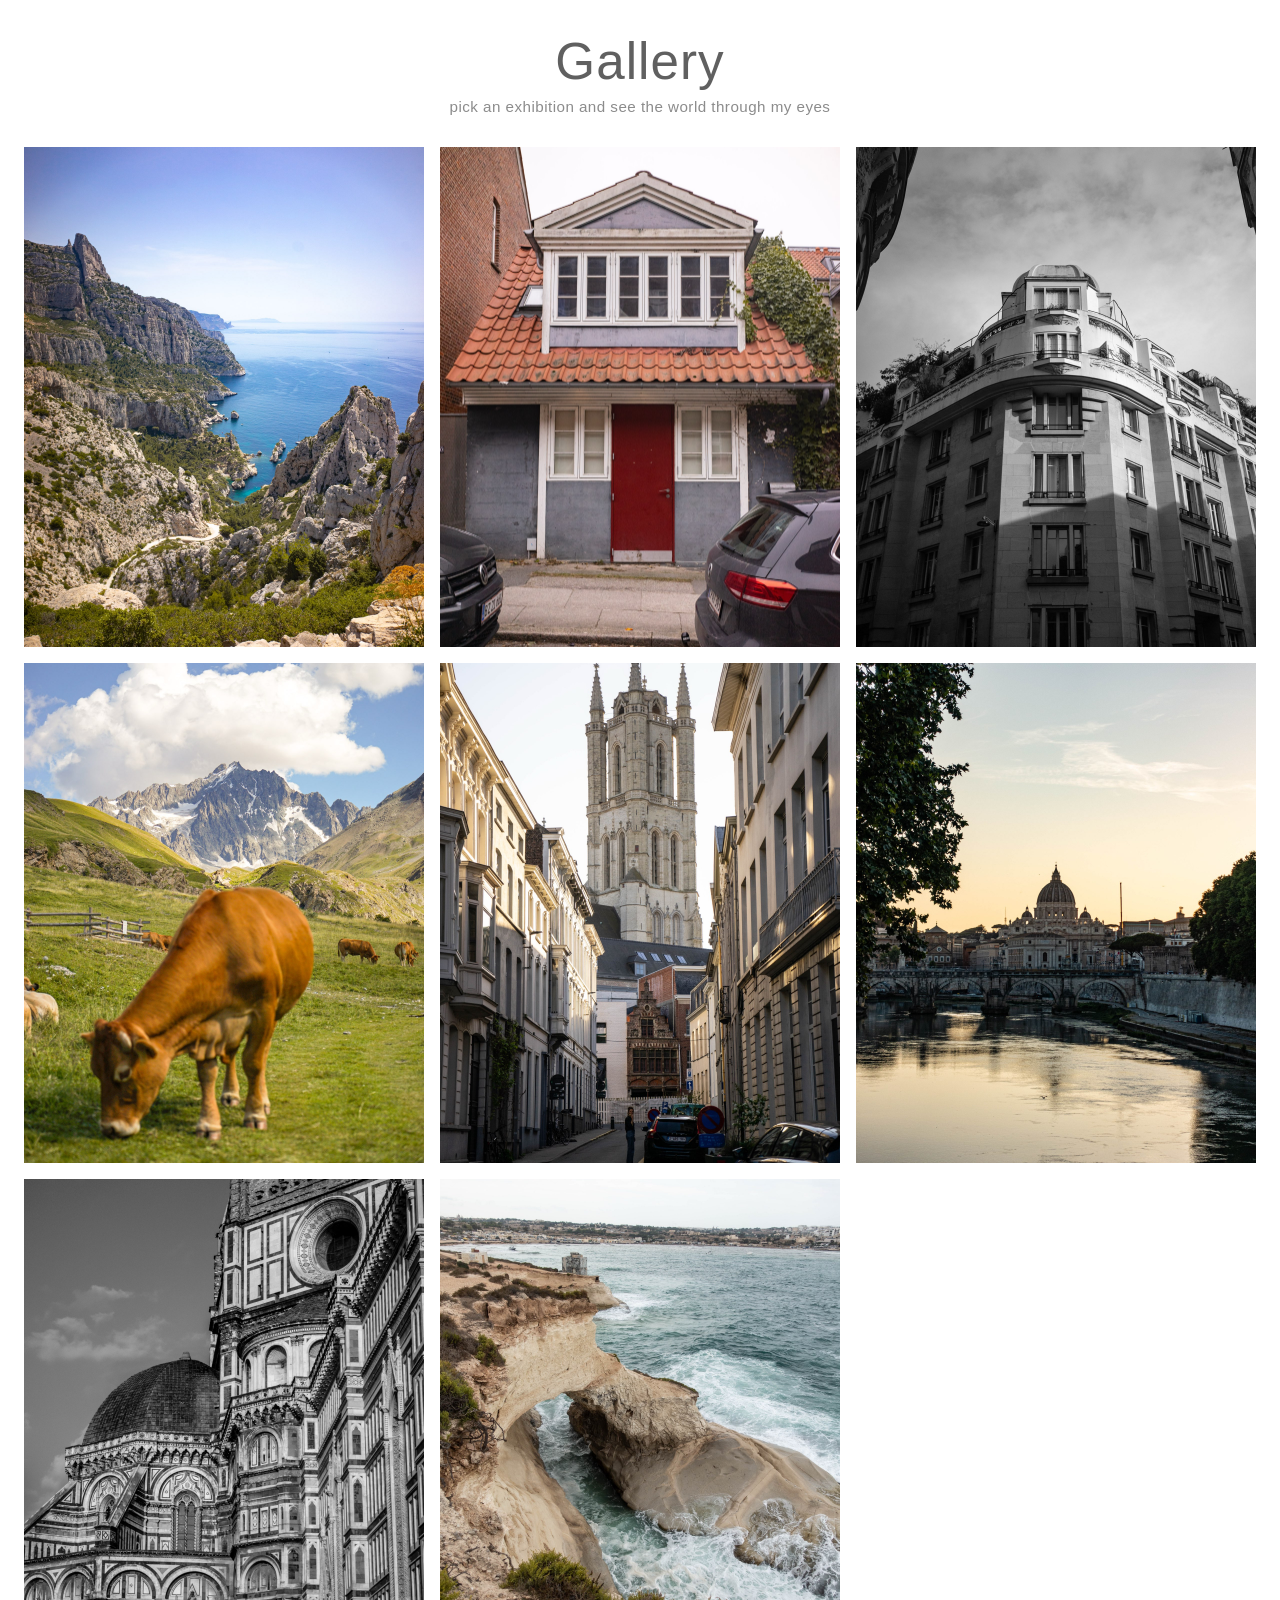
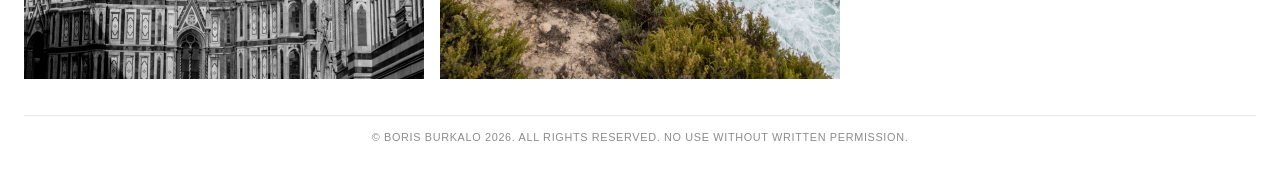
<file: index.html>
<!DOCTYPE html>
<html lang="en">
  <head>
    <meta charset="utf-8" />
    <meta name="viewport" content="width=device-width, initial-scale=1" />
    <meta name="color-scheme" content="light" />
    <title>Gallery</title>
    <link rel="stylesheet" href="assets/styles.css" />
    <script defer src="assets/script.js"></script>
  </head>
  <body class="home-page">
    <main class="page-shell">
      
        <section class="home-header">
          <h1>Gallery</h1>
          <p>pick an exhibition and see the world through my eyes</p>
        </section>
        <section class="album-grid" aria-label="Album list">
          <article class="album-card">
      <a href="albums/france.html" class="album-card-link">
        <img
          class="album-card-image"
          src="assets/galleries/france/cover.jpg"
          alt="Cover image for France"
          loading="lazy"
        />
        <div class="album-card-title">
          <h2>France</h2>
        </div>
      </a>
    </article>
<article class="album-card">
      <a href="albums/denmark.html" class="album-card-link">
        <img
          class="album-card-image"
          src="assets/galleries/denmark/cover.jpg"
          alt="Cover image for Denmark"
          loading="lazy"
        />
        <div class="album-card-title">
          <h2>Denmark</h2>
        </div>
      </a>
    </article>
<article class="album-card">
      <a href="albums/paris.html" class="album-card-link">
        <img
          class="album-card-image"
          src="assets/galleries/paris/cover.jpg"
          alt="Cover image for Paris"
          loading="lazy"
        />
        <div class="album-card-title">
          <h2>Paris</h2>
        </div>
      </a>
    </article>
<article class="album-card">
      <a href="albums/roadtrip.html" class="album-card-link">
        <img
          class="album-card-image"
          src="assets/galleries/roadtrip/cover.jpg"
          alt="Cover image for Roadtrip"
          loading="lazy"
        />
        <div class="album-card-title">
          <h2>Roadtrip</h2>
        </div>
      </a>
    </article>
<article class="album-card">
      <a href="albums/belgium.html" class="album-card-link">
        <img
          class="album-card-image"
          src="assets/galleries/belgium/cover.jpg"
          alt="Cover image for Belgium"
          loading="lazy"
        />
        <div class="album-card-title">
          <h2>Belgium</h2>
        </div>
      </a>
    </article>
<article class="album-card">
      <a href="albums/italy.html" class="album-card-link">
        <img
          class="album-card-image"
          src="assets/galleries/italy/cover.jpg"
          alt="Cover image for Italy"
          loading="lazy"
        />
        <div class="album-card-title">
          <h2>Italy</h2>
        </div>
      </a>
    </article>
<article class="album-card">
      <a href="albums/tuscany.html" class="album-card-link">
        <img
          class="album-card-image"
          src="assets/galleries/tuscany/cover.jpg"
          alt="Cover image for Tuscany"
          loading="lazy"
        />
        <div class="album-card-title">
          <h2>Tuscany</h2>
        </div>
      </a>
    </article>
<article class="album-card">
      <a href="albums/malta.html" class="album-card-link">
        <img
          class="album-card-image"
          src="assets/galleries/malta/cover.jpg"
          alt="Cover image for Malta"
          loading="lazy"
        />
        <div class="album-card-title">
          <h2>Malta</h2>
        </div>
      </a>
    </article>
        </section>
        <footer class="site-notice">
      <p>© Boris Burkalo 2026. All rights reserved. No use without written permission.</p>
    </footer>
        
    </main>
  </body>
</html>
</file>
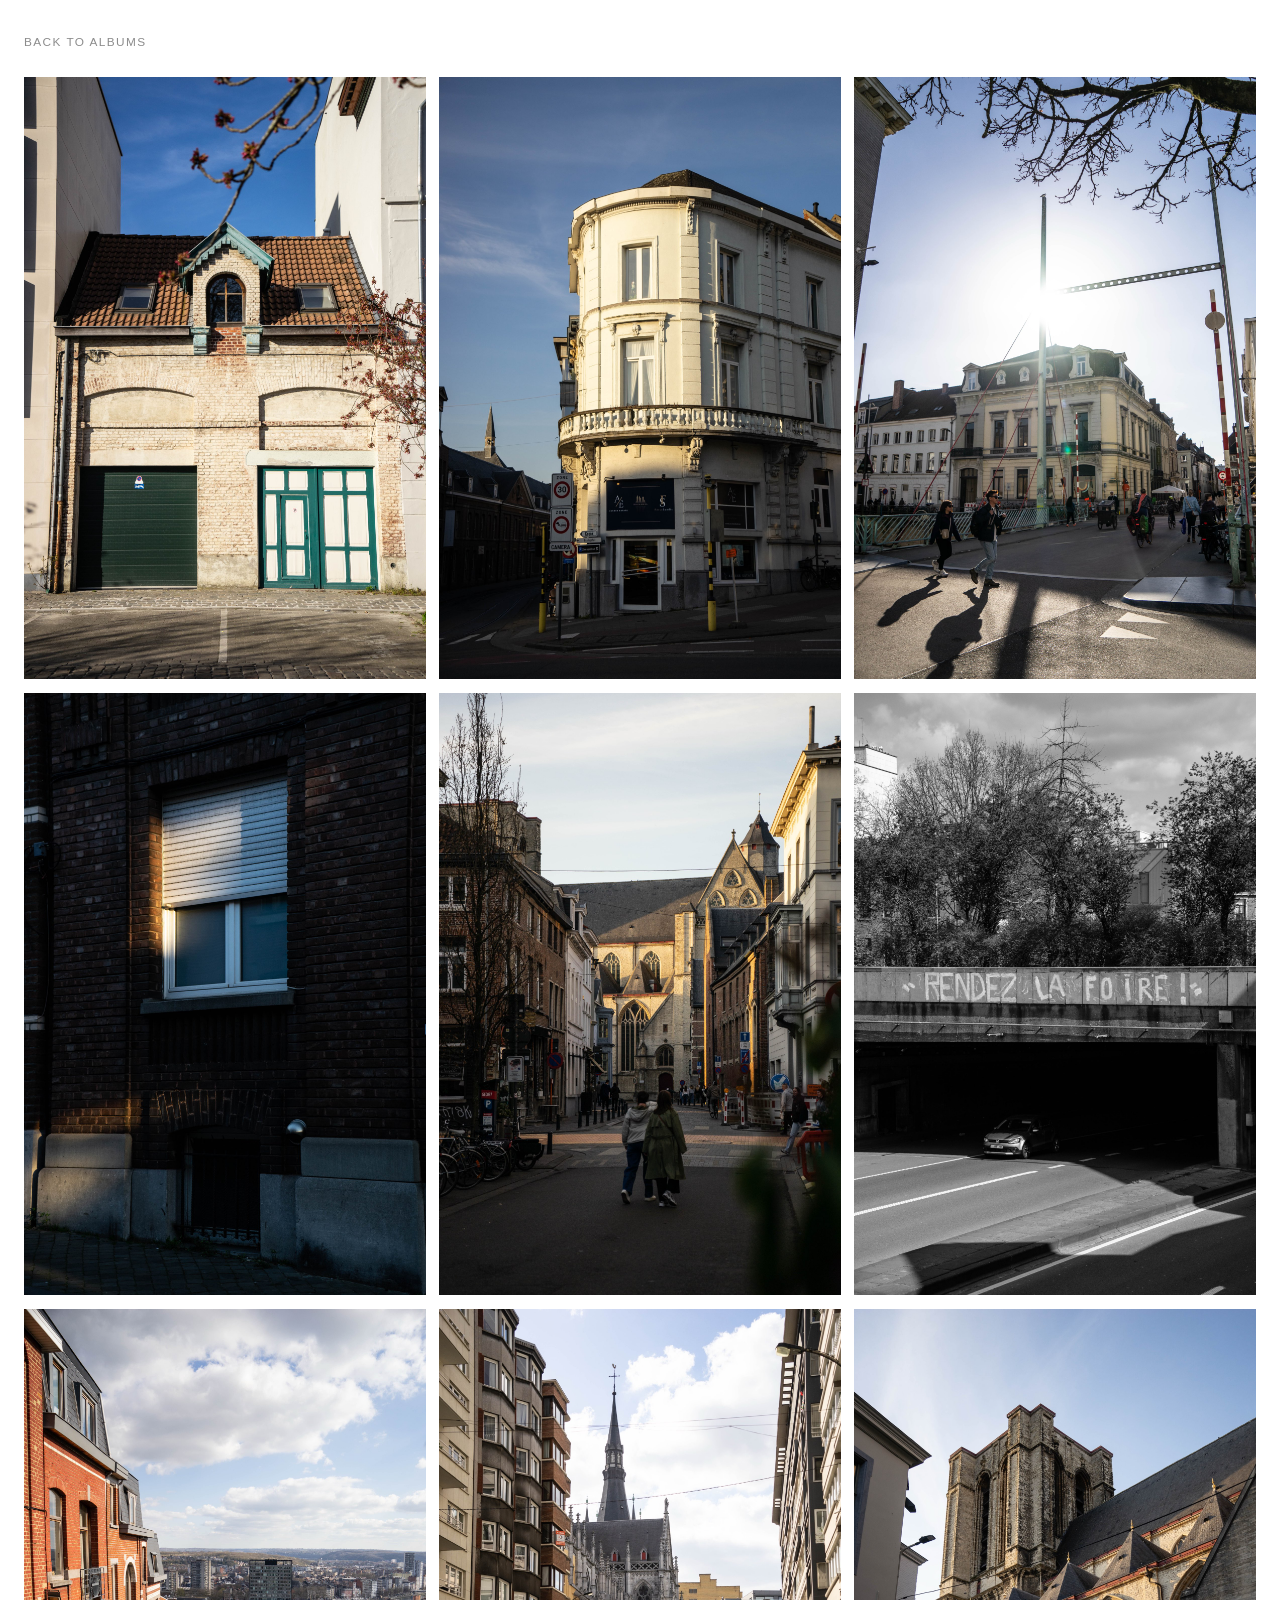
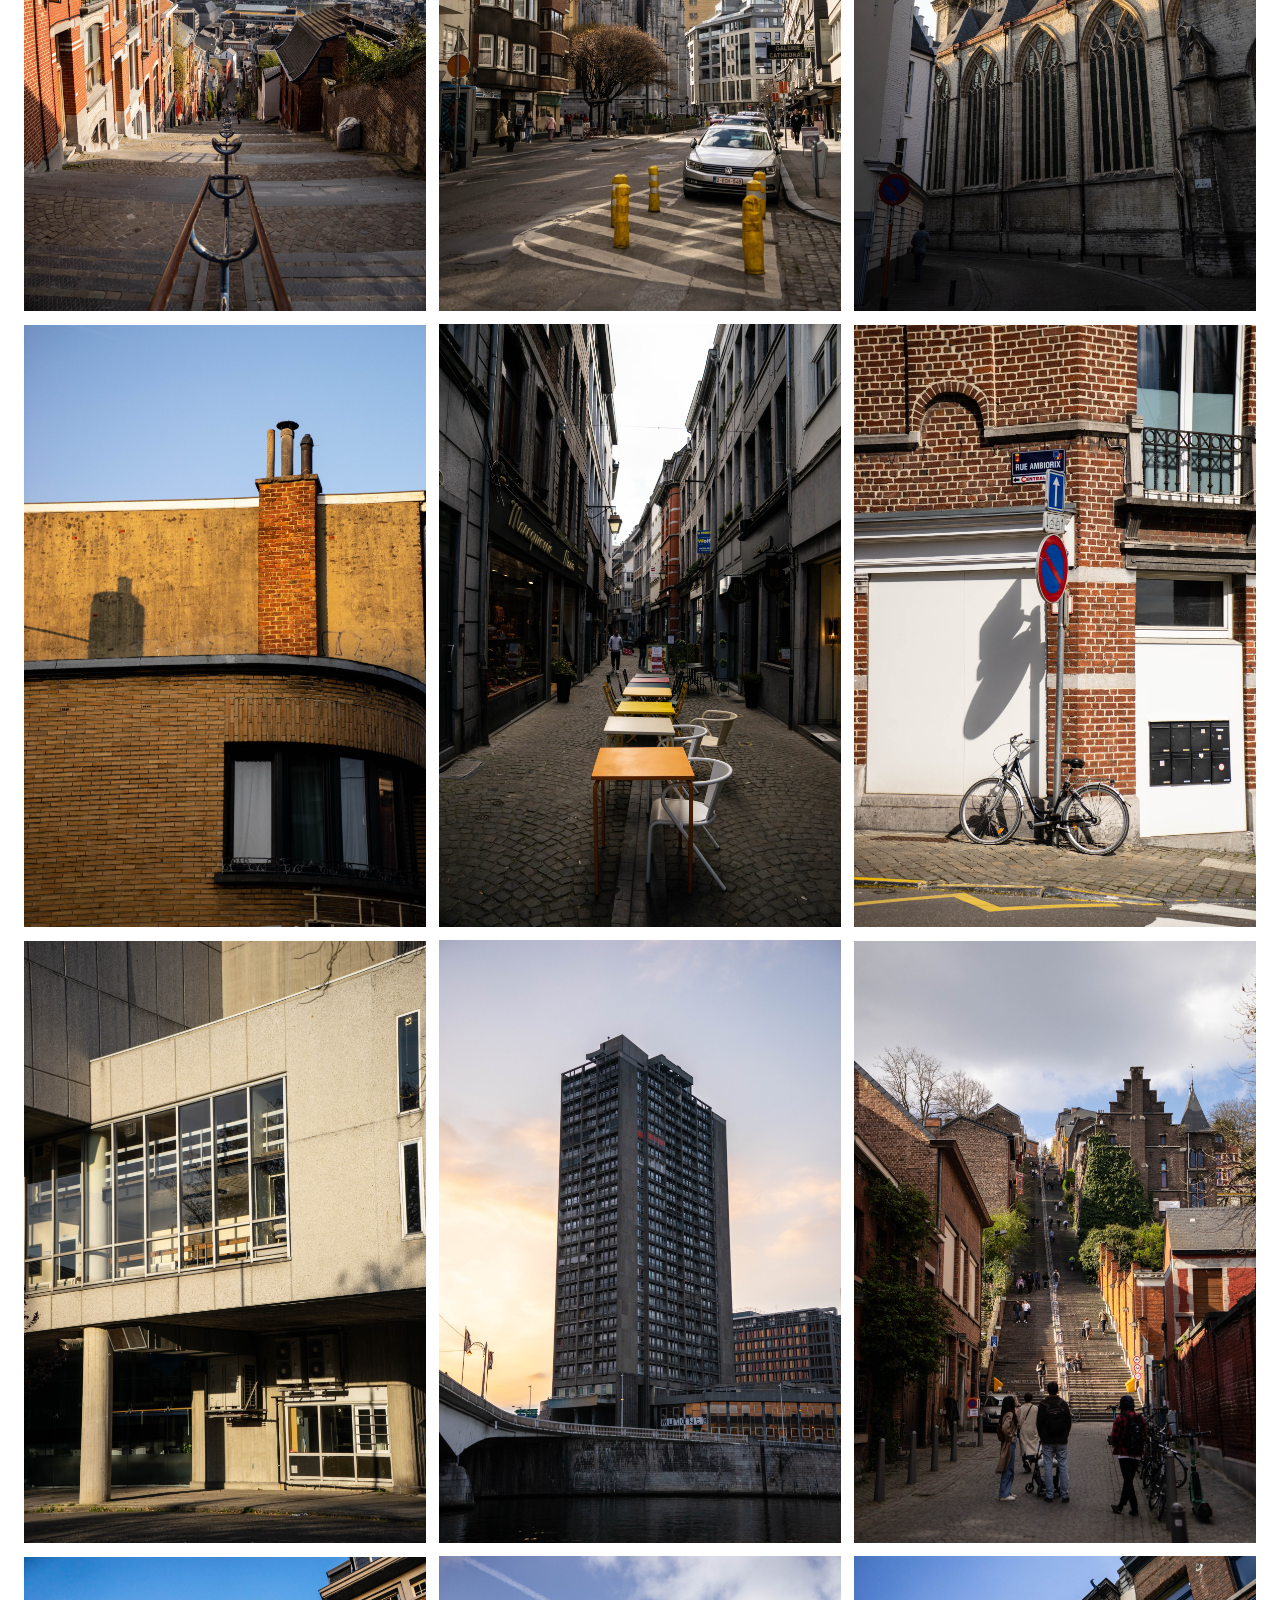
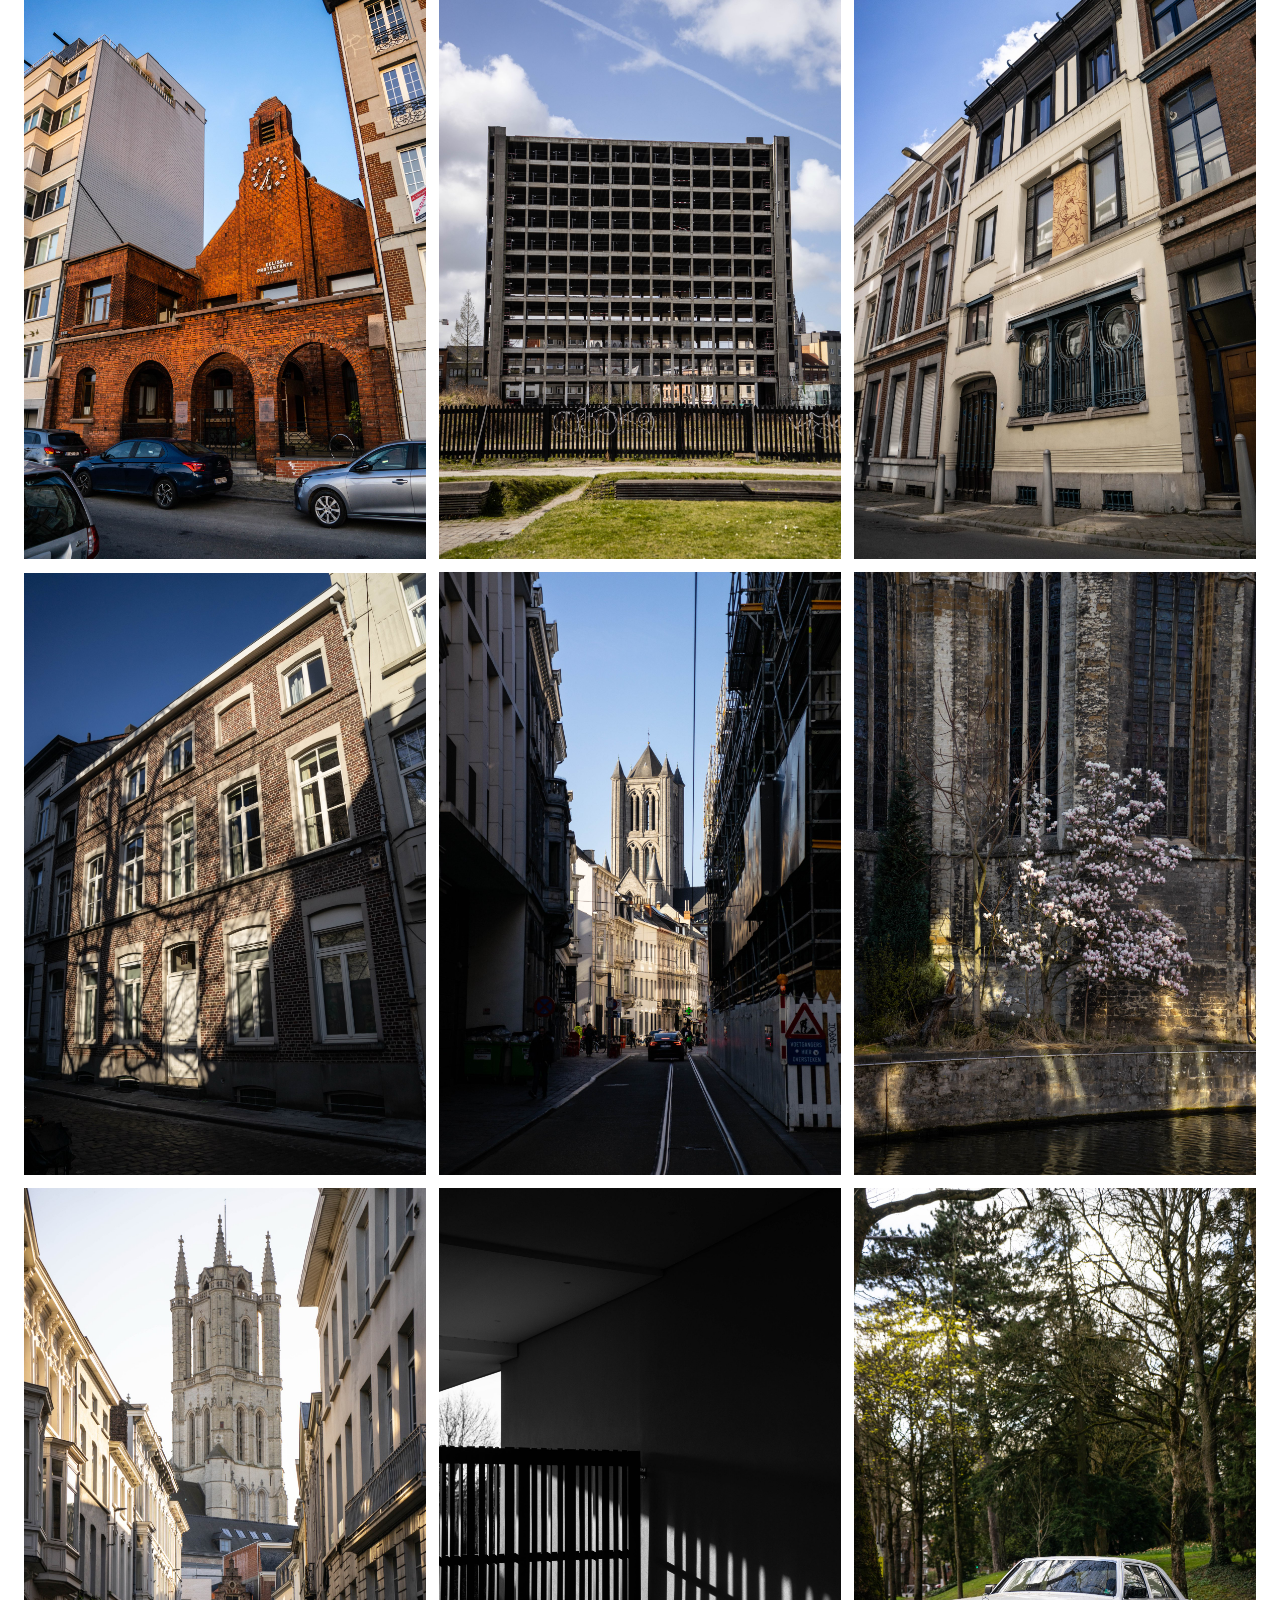
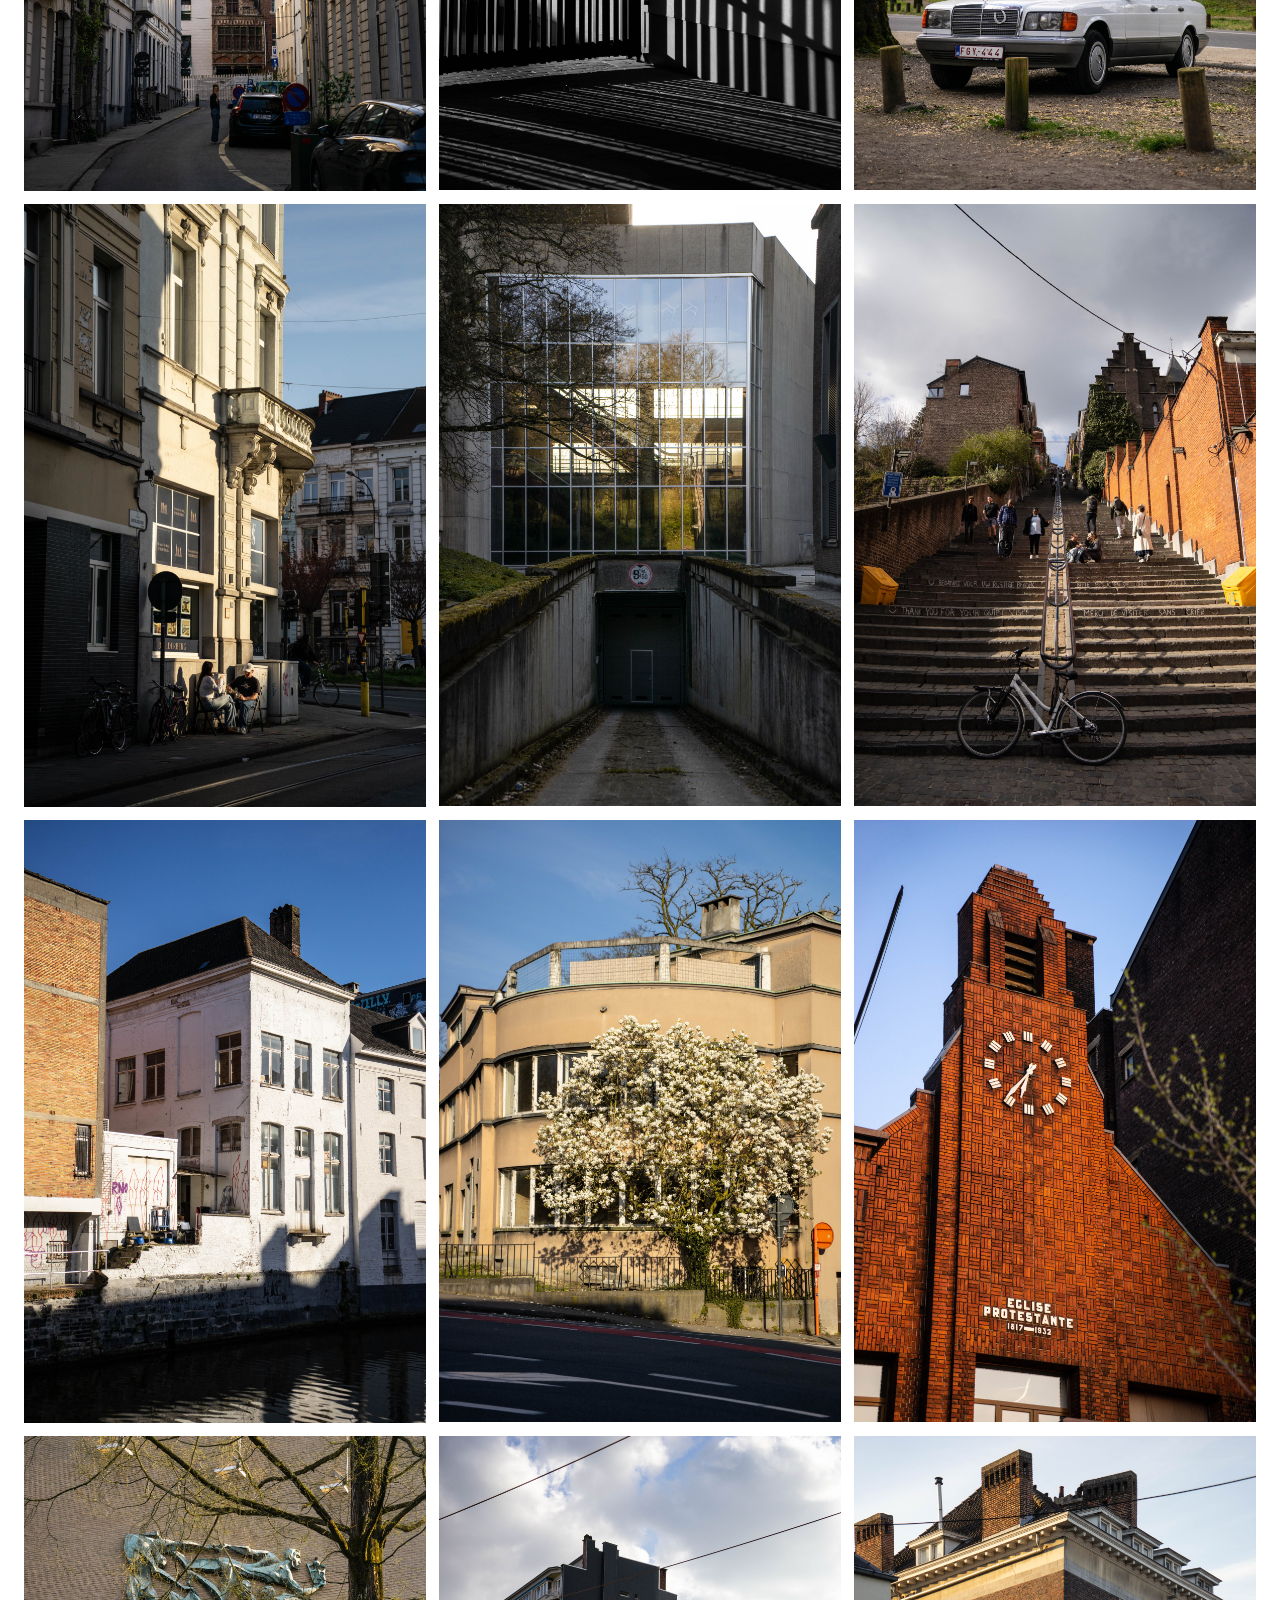
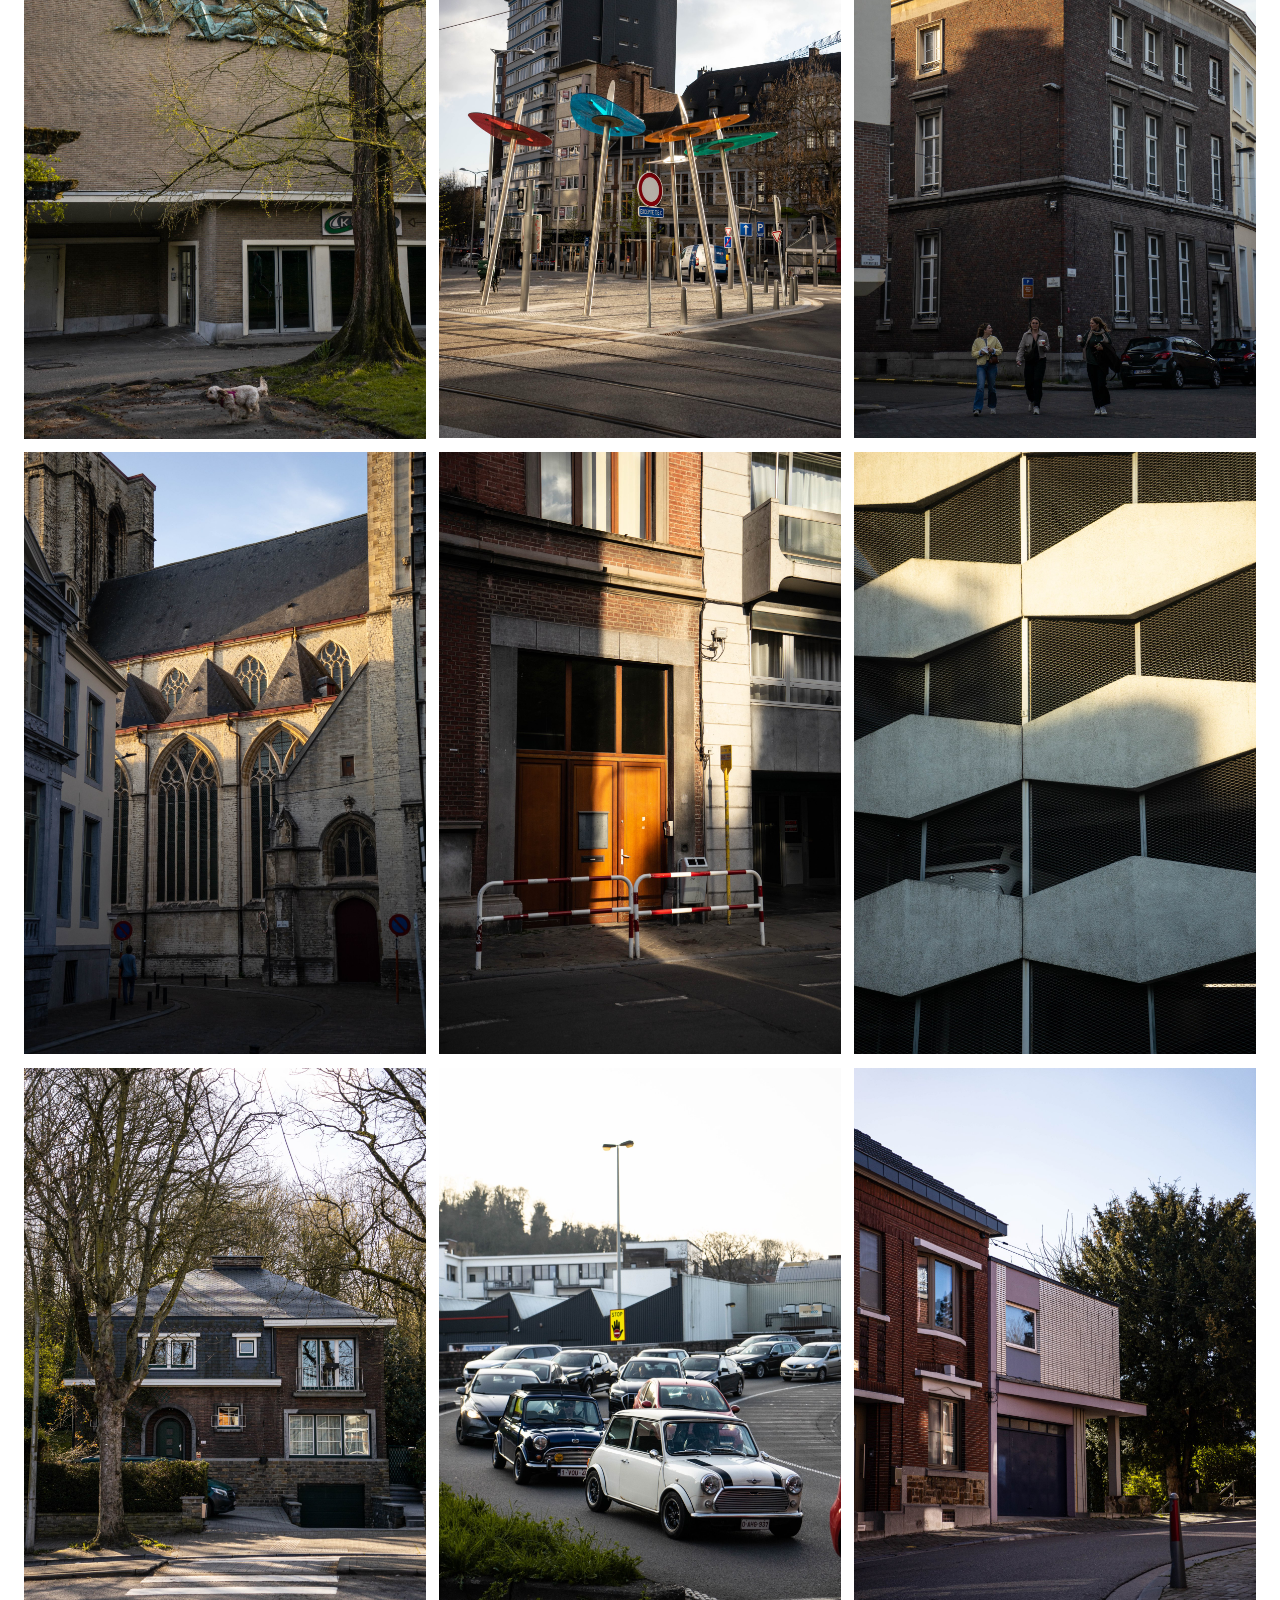
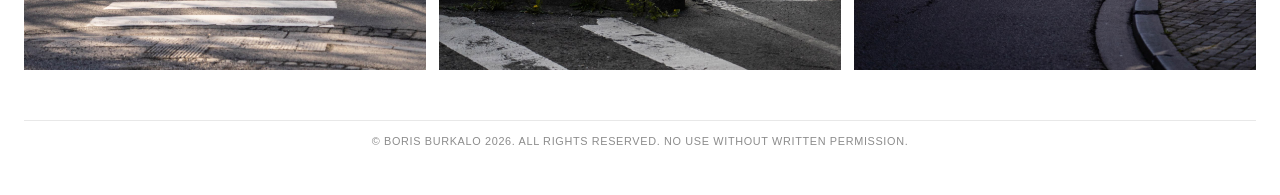
<file: albums/belgium.html>
<!DOCTYPE html>
<html lang="en">
  <head>
    <meta charset="utf-8" />
    <meta name="viewport" content="width=device-width, initial-scale=1" />
    <meta name="color-scheme" content="light" />
    <title>Belgium</title>
    <link rel="stylesheet" href="../assets/styles.css" />
    <script defer src="../assets/script.js"></script>
  </head>
  <body class="album-page">
    <main class="page-shell">
      
            <a class="back-link" href="../index.html">Back to albums</a>
            <section class="photo-grid" aria-label="Belgium photos">
              <button
      class="photo-button"
      type="button"
      data-lightbox-image="../assets/galleries/belgium/DSA06003.jpg"
      data-lightbox-caption="DSA06003.jpg"
    >
      <img
        src="../assets/galleries/belgium/DSA06003.jpg"
        alt="DSA06003.jpg from Belgium"
        loading="lazy"
        draggable="false"
      />
    </button>
<button
      class="photo-button"
      type="button"
      data-lightbox-image="../assets/galleries/belgium/DSA05967.jpg"
      data-lightbox-caption="DSA05967.jpg"
    >
      <img
        src="../assets/galleries/belgium/DSA05967.jpg"
        alt="DSA05967.jpg from Belgium"
        loading="lazy"
        draggable="false"
      />
    </button>
<button
      class="photo-button"
      type="button"
      data-lightbox-image="../assets/galleries/belgium/DSA05905.jpg"
      data-lightbox-caption="DSA05905.jpg"
    >
      <img
        src="../assets/galleries/belgium/DSA05905.jpg"
        alt="DSA05905.jpg from Belgium"
        loading="lazy"
        draggable="false"
      />
    </button>
<button
      class="photo-button"
      type="button"
      data-lightbox-image="../assets/galleries/belgium/DSA05753.jpg"
      data-lightbox-caption="DSA05753.jpg"
    >
      <img
        src="../assets/galleries/belgium/DSA05753.jpg"
        alt="DSA05753.jpg from Belgium"
        loading="lazy"
        draggable="false"
      />
    </button>
<button
      class="photo-button"
      type="button"
      data-lightbox-image="../assets/galleries/belgium/DSA06109.jpg"
      data-lightbox-caption="DSA06109.jpg"
    >
      <img
        src="../assets/galleries/belgium/DSA06109.jpg"
        alt="DSA06109.jpg from Belgium"
        loading="lazy"
        draggable="false"
      />
    </button>
<button
      class="photo-button"
      type="button"
      data-lightbox-image="../assets/galleries/belgium/DSA05767.jpg"
      data-lightbox-caption="DSA05767.jpg"
    >
      <img
        src="../assets/galleries/belgium/DSA05767.jpg"
        alt="DSA05767.jpg from Belgium"
        loading="lazy"
        draggable="false"
      />
    </button>
<button
      class="photo-button"
      type="button"
      data-lightbox-image="../assets/galleries/belgium/DSA06020.jpg"
      data-lightbox-caption="DSA06020.jpg"
    >
      <img
        src="../assets/galleries/belgium/DSA06020.jpg"
        alt="DSA06020.jpg from Belgium"
        loading="lazy"
        draggable="false"
      />
    </button>
<button
      class="photo-button"
      type="button"
      data-lightbox-image="../assets/galleries/belgium/cover.jpg"
      data-lightbox-caption="cover.jpg"
    >
      <img
        src="../assets/galleries/belgium/cover.jpg"
        alt="cover.jpg from Belgium"
        loading="lazy"
        draggable="false"
      />
    </button>
<button
      class="photo-button"
      type="button"
      data-lightbox-image="../assets/galleries/belgium/DSA06172.jpg"
      data-lightbox-caption="DSA06172.jpg"
    >
      <img
        src="../assets/galleries/belgium/DSA06172.jpg"
        alt="DSA06172.jpg from Belgium"
        loading="lazy"
        draggable="false"
      />
    </button>
<button
      class="photo-button"
      type="button"
      data-lightbox-image="../assets/galleries/belgium/DSA05984.jpg"
      data-lightbox-caption="DSA05984.jpg"
    >
      <img
        src="../assets/galleries/belgium/DSA05984.jpg"
        alt="DSA05984.jpg from Belgium"
        loading="lazy"
        draggable="false"
      />
    </button>
<button
      class="photo-button"
      type="button"
      data-lightbox-image="../assets/galleries/belgium/DSA06143.jpg"
      data-lightbox-caption="DSA06143.jpg"
    >
      <img
        src="../assets/galleries/belgium/DSA06143.jpg"
        alt="DSA06143.jpg from Belgium"
        loading="lazy"
        draggable="false"
      />
    </button>
<button
      class="photo-button"
      type="button"
      data-lightbox-image="../assets/galleries/belgium/DSA06212.jpg"
      data-lightbox-caption="DSA06212.jpg"
    >
      <img
        src="../assets/galleries/belgium/DSA06212.jpg"
        alt="DSA06212.jpg from Belgium"
        loading="lazy"
        draggable="false"
      />
    </button>
<button
      class="photo-button"
      type="button"
      data-lightbox-image="../assets/galleries/belgium/DSA05805.jpg"
      data-lightbox-caption="DSA05805.jpg"
    >
      <img
        src="../assets/galleries/belgium/DSA05805.jpg"
        alt="DSA05805.jpg from Belgium"
        loading="lazy"
        draggable="false"
      />
    </button>
<button
      class="photo-button"
      type="button"
      data-lightbox-image="../assets/galleries/belgium/DSA06169.jpg"
      data-lightbox-caption="DSA06169.jpg"
    >
      <img
        src="../assets/galleries/belgium/DSA06169.jpg"
        alt="DSA06169.jpg from Belgium"
        loading="lazy"
        draggable="false"
      />
    </button>
<button
      class="photo-button"
      type="button"
      data-lightbox-image="../assets/galleries/belgium/DSA06200.jpg"
      data-lightbox-caption="DSA06200.jpg"
    >
      <img
        src="../assets/galleries/belgium/DSA06200.jpg"
        alt="DSA06200.jpg from Belgium"
        loading="lazy"
        draggable="false"
      />
    </button>
<button
      class="photo-button"
      type="button"
      data-lightbox-image="../assets/galleries/belgium/DSA05860.jpg"
      data-lightbox-caption="DSA05860.jpg"
    >
      <img
        src="../assets/galleries/belgium/DSA05860.jpg"
        alt="DSA05860.jpg from Belgium"
        loading="lazy"
        draggable="false"
      />
    </button>
<button
      class="photo-button"
      type="button"
      data-lightbox-image="../assets/galleries/belgium/DSA05873.jpg"
      data-lightbox-caption="DSA05873.jpg"
    >
      <img
        src="../assets/galleries/belgium/DSA05873.jpg"
        alt="DSA05873.jpg from Belgium"
        loading="lazy"
        draggable="false"
      />
    </button>
<button
      class="photo-button"
      type="button"
      data-lightbox-image="../assets/galleries/belgium/DSA05781.jpg"
      data-lightbox-caption="DSA05781.jpg"
    >
      <img
        src="../assets/galleries/belgium/DSA05781.jpg"
        alt="DSA05781.jpg from Belgium"
        loading="lazy"
        draggable="false"
      />
    </button>
<button
      class="photo-button"
      type="button"
      data-lightbox-image="../assets/galleries/belgium/DSA05971.jpg"
      data-lightbox-caption="DSA05971.jpg"
    >
      <img
        src="../assets/galleries/belgium/DSA05971.jpg"
        alt="DSA05971.jpg from Belgium"
        loading="lazy"
        draggable="false"
      />
    </button>
<button
      class="photo-button"
      type="button"
      data-lightbox-image="../assets/galleries/belgium/DSA05976.jpg"
      data-lightbox-caption="DSA05976.jpg"
    >
      <img
        src="../assets/galleries/belgium/DSA05976.jpg"
        alt="DSA05976.jpg from Belgium"
        loading="lazy"
        draggable="false"
      />
    </button>
<button
      class="photo-button"
      type="button"
      data-lightbox-image="../assets/galleries/belgium/DSA06182-2.jpg"
      data-lightbox-caption="DSA06182-2.jpg"
    >
      <img
        src="../assets/galleries/belgium/DSA06182-2.jpg"
        alt="DSA06182-2.jpg from Belgium"
        loading="lazy"
        draggable="false"
      />
    </button>
<button
      class="photo-button"
      type="button"
      data-lightbox-image="../assets/galleries/belgium/DSA06126.jpg"
      data-lightbox-caption="DSA06126.jpg"
    >
      <img
        src="../assets/galleries/belgium/DSA06126.jpg"
        alt="DSA06126.jpg from Belgium"
        loading="lazy"
        draggable="false"
      />
    </button>
<button
      class="photo-button"
      type="button"
      data-lightbox-image="../assets/galleries/belgium/DSA06088.jpg"
      data-lightbox-caption="DSA06088.jpg"
    >
      <img
        src="../assets/galleries/belgium/DSA06088.jpg"
        alt="DSA06088.jpg from Belgium"
        loading="lazy"
        draggable="false"
      />
    </button>
<button
      class="photo-button"
      type="button"
      data-lightbox-image="../assets/galleries/belgium/DSA05937.jpg"
      data-lightbox-caption="DSA05937.jpg"
    >
      <img
        src="../assets/galleries/belgium/DSA05937.jpg"
        alt="DSA05937.jpg from Belgium"
        loading="lazy"
        draggable="false"
      />
    </button>
<button
      class="photo-button"
      type="button"
      data-lightbox-image="../assets/galleries/belgium/DSA05948.jpg"
      data-lightbox-caption="DSA05948.jpg"
    >
      <img
        src="../assets/galleries/belgium/DSA05948.jpg"
        alt="DSA05948.jpg from Belgium"
        loading="lazy"
        draggable="false"
      />
    </button>
<button
      class="photo-button"
      type="button"
      data-lightbox-image="../assets/galleries/belgium/DSA05759.jpg"
      data-lightbox-caption="DSA05759.jpg"
    >
      <img
        src="../assets/galleries/belgium/DSA05759.jpg"
        alt="DSA05759.jpg from Belgium"
        loading="lazy"
        draggable="false"
      />
    </button>
<button
      class="photo-button"
      type="button"
      data-lightbox-image="../assets/galleries/belgium/DSA05983.jpg"
      data-lightbox-caption="DSA05983.jpg"
    >
      <img
        src="../assets/galleries/belgium/DSA05983.jpg"
        alt="DSA05983.jpg from Belgium"
        loading="lazy"
        draggable="false"
      />
    </button>
<button
      class="photo-button"
      type="button"
      data-lightbox-image="../assets/galleries/belgium/DSA05848.jpg"
      data-lightbox-caption="DSA05848.jpg"
    >
      <img
        src="../assets/galleries/belgium/DSA05848.jpg"
        alt="DSA05848.jpg from Belgium"
        loading="lazy"
        draggable="false"
      />
    </button>
<button
      class="photo-button"
      type="button"
      data-lightbox-image="../assets/galleries/belgium/DSA06214.jpg"
      data-lightbox-caption="DSA06214.jpg"
    >
      <img
        src="../assets/galleries/belgium/DSA06214.jpg"
        alt="DSA06214.jpg from Belgium"
        loading="lazy"
        draggable="false"
      />
    </button>
<button
      class="photo-button"
      type="button"
      data-lightbox-image="../assets/galleries/belgium/DSA05837.jpg"
      data-lightbox-caption="DSA05837.jpg"
    >
      <img
        src="../assets/galleries/belgium/DSA05837.jpg"
        alt="DSA05837.jpg from Belgium"
        loading="lazy"
        draggable="false"
      />
    </button>
<button
      class="photo-button"
      type="button"
      data-lightbox-image="../assets/galleries/belgium/DSA05890.jpg"
      data-lightbox-caption="DSA05890.jpg"
    >
      <img
        src="../assets/galleries/belgium/DSA05890.jpg"
        alt="DSA05890.jpg from Belgium"
        loading="lazy"
        draggable="false"
      />
    </button>
<button
      class="photo-button"
      type="button"
      data-lightbox-image="../assets/galleries/belgium/DSA05852.jpg"
      data-lightbox-caption="DSA05852.jpg"
    >
      <img
        src="../assets/galleries/belgium/DSA05852.jpg"
        alt="DSA05852.jpg from Belgium"
        loading="lazy"
        draggable="false"
      />
    </button>
<button
      class="photo-button"
      type="button"
      data-lightbox-image="../assets/galleries/belgium/DSA06042.jpg"
      data-lightbox-caption="DSA06042.jpg"
    >
      <img
        src="../assets/galleries/belgium/DSA06042.jpg"
        alt="DSA06042.jpg from Belgium"
        loading="lazy"
        draggable="false"
      />
    </button>
<button
      class="photo-button"
      type="button"
      data-lightbox-image="../assets/galleries/belgium/DSA05809.jpg"
      data-lightbox-caption="DSA05809.jpg"
    >
      <img
        src="../assets/galleries/belgium/DSA05809.jpg"
        alt="DSA05809.jpg from Belgium"
        loading="lazy"
        draggable="false"
      />
    </button>
<button
      class="photo-button"
      type="button"
      data-lightbox-image="../assets/galleries/belgium/DSA05894.jpg"
      data-lightbox-caption="DSA05894.jpg"
    >
      <img
        src="../assets/galleries/belgium/DSA05894.jpg"
        alt="DSA05894.jpg from Belgium"
        loading="lazy"
        draggable="false"
      />
    </button>
<button
      class="photo-button"
      type="button"
      data-lightbox-image="../assets/galleries/belgium/DSA05774.jpg"
      data-lightbox-caption="DSA05774.jpg"
    >
      <img
        src="../assets/galleries/belgium/DSA05774.jpg"
        alt="DSA05774.jpg from Belgium"
        loading="lazy"
        draggable="false"
      />
    </button>
<button
      class="photo-button"
      type="button"
      data-lightbox-image="../assets/galleries/belgium/DSA06188.jpg"
      data-lightbox-caption="DSA06188.jpg"
    >
      <img
        src="../assets/galleries/belgium/DSA06188.jpg"
        alt="DSA06188.jpg from Belgium"
        loading="lazy"
        draggable="false"
      />
    </button>
<button
      class="photo-button"
      type="button"
      data-lightbox-image="../assets/galleries/belgium/DSA06060.jpg"
      data-lightbox-caption="DSA06060.jpg"
    >
      <img
        src="../assets/galleries/belgium/DSA06060.jpg"
        alt="DSA06060.jpg from Belgium"
        loading="lazy"
        draggable="false"
      />
    </button>
<button
      class="photo-button"
      type="button"
      data-lightbox-image="../assets/galleries/belgium/DSA05796.jpg"
      data-lightbox-caption="DSA05796.jpg"
    >
      <img
        src="../assets/galleries/belgium/DSA05796.jpg"
        alt="DSA05796.jpg from Belgium"
        loading="lazy"
        draggable="false"
      />
    </button>
            </section>
            <footer class="site-notice">
      <p>© Boris Burkalo 2026. All rights reserved. No use without written permission.</p>
    </footer>
            <dialog class="lightbox" aria-label="Expanded photo viewer">
              <img class="lightbox-image" alt="" />
            </dialog>
            
    </main>
  </body>
</html>
</file>
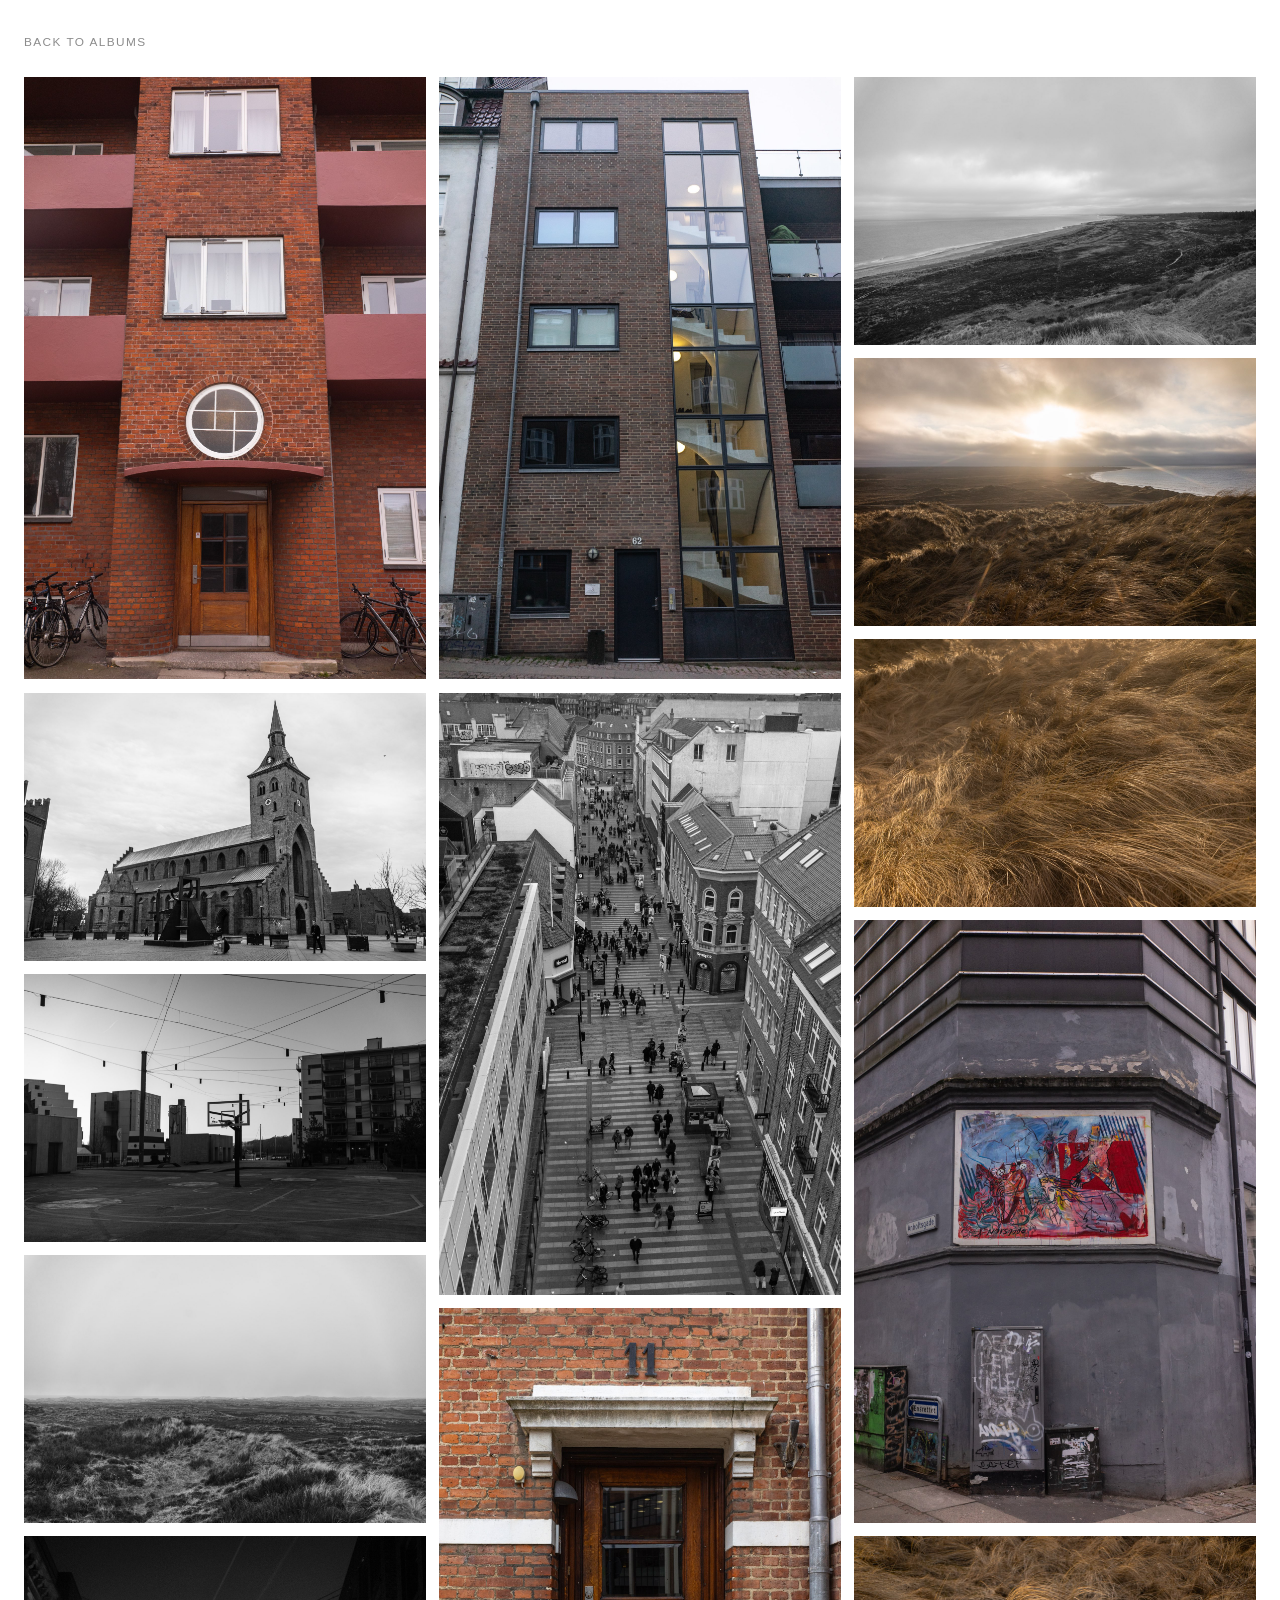
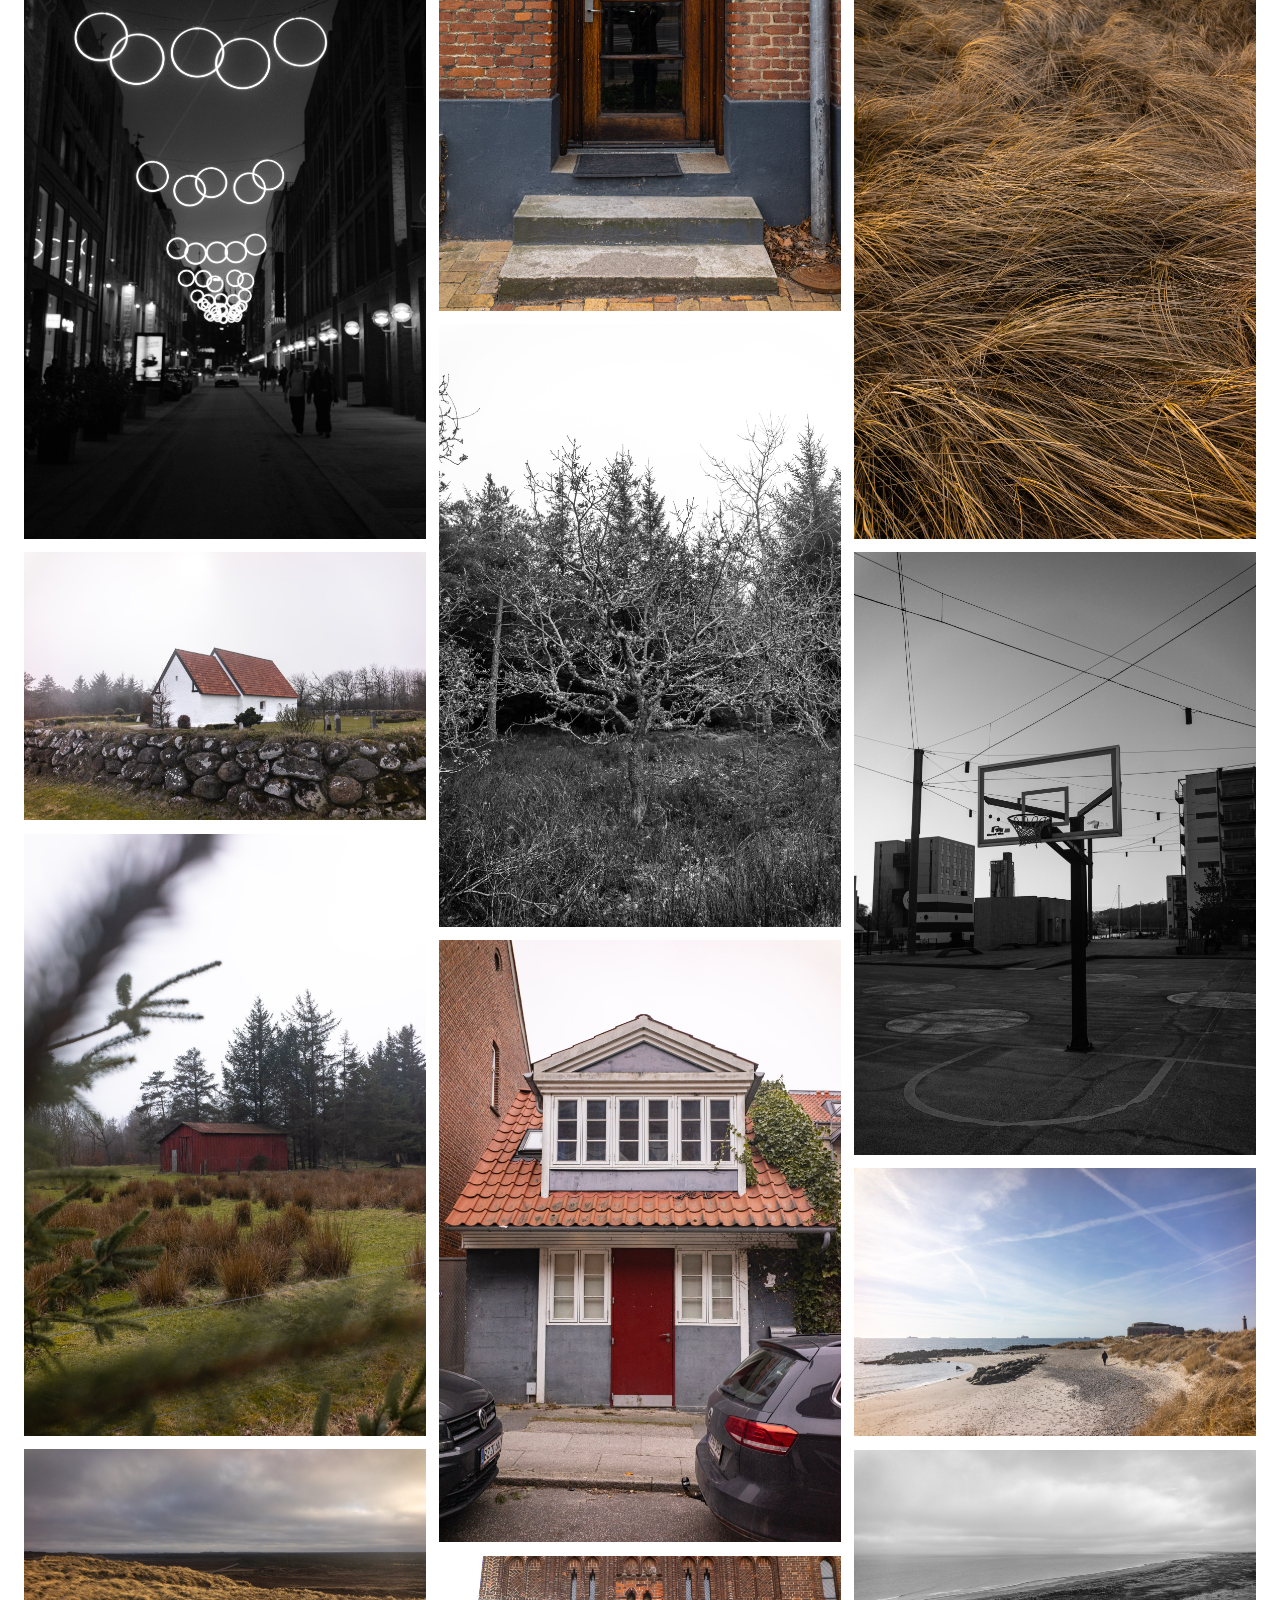
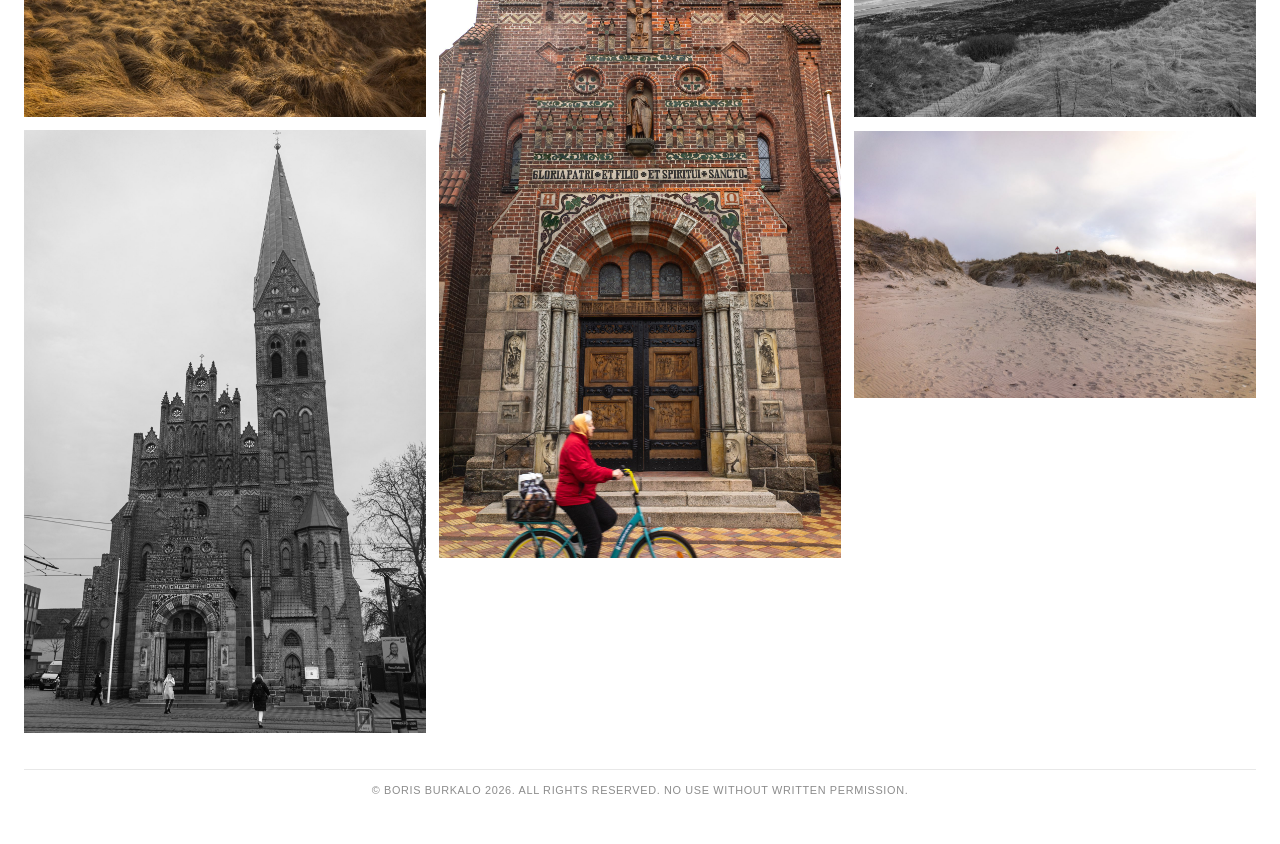
<file: albums/denmark.html>
<!DOCTYPE html>
<html lang="en">
  <head>
    <meta charset="utf-8" />
    <meta name="viewport" content="width=device-width, initial-scale=1" />
    <meta name="color-scheme" content="light" />
    <title>Denmark</title>
    <link rel="stylesheet" href="../assets/styles.css" />
    <script defer src="../assets/script.js"></script>
  </head>
  <body class="album-page">
    <main class="page-shell">
      
            <a class="back-link" href="../index.html">Back to albums</a>
            <section class="photo-grid" aria-label="Denmark photos">
              <button
      class="photo-button"
      type="button"
      data-lightbox-image="../assets/galleries/denmark/DSA08551.jpg"
      data-lightbox-caption="DSA08551.jpg"
    >
      <img
        src="../assets/galleries/denmark/DSA08551.jpg"
        alt="DSA08551.jpg from Denmark"
        loading="lazy"
        draggable="false"
      />
    </button>
<button
      class="photo-button"
      type="button"
      data-lightbox-image="../assets/galleries/denmark/DSA08444-2.jpg"
      data-lightbox-caption="DSA08444-2.jpg"
    >
      <img
        src="../assets/galleries/denmark/DSA08444-2.jpg"
        alt="DSA08444-2.jpg from Denmark"
        loading="lazy"
        draggable="false"
      />
    </button>
<button
      class="photo-button"
      type="button"
      data-lightbox-image="../assets/galleries/denmark/DSA08462-2.jpg"
      data-lightbox-caption="DSA08462-2.jpg"
    >
      <img
        src="../assets/galleries/denmark/DSA08462-2.jpg"
        alt="DSA08462-2.jpg from Denmark"
        loading="lazy"
        draggable="false"
      />
    </button>
<button
      class="photo-button"
      type="button"
      data-lightbox-image="../assets/galleries/denmark/DSA08474.jpg"
      data-lightbox-caption="DSA08474.jpg"
    >
      <img
        src="../assets/galleries/denmark/DSA08474.jpg"
        alt="DSA08474.jpg from Denmark"
        loading="lazy"
        draggable="false"
      />
    </button>
<button
      class="photo-button"
      type="button"
      data-lightbox-image="../assets/galleries/denmark/DSA08440.jpg"
      data-lightbox-caption="DSA08440.jpg"
    >
      <img
        src="../assets/galleries/denmark/DSA08440.jpg"
        alt="DSA08440.jpg from Denmark"
        loading="lazy"
        draggable="false"
      />
    </button>
<button
      class="photo-button"
      type="button"
      data-lightbox-image="../assets/galleries/denmark/DSA08495.jpg"
      data-lightbox-caption="DSA08495.jpg"
    >
      <img
        src="../assets/galleries/denmark/DSA08495.jpg"
        alt="DSA08495.jpg from Denmark"
        loading="lazy"
        draggable="false"
      />
    </button>
<button
      class="photo-button"
      type="button"
      data-lightbox-image="../assets/galleries/denmark/DSA08491.jpg"
      data-lightbox-caption="DSA08491.jpg"
    >
      <img
        src="../assets/galleries/denmark/DSA08491.jpg"
        alt="DSA08491.jpg from Denmark"
        loading="lazy"
        draggable="false"
      />
    </button>
<button
      class="photo-button"
      type="button"
      data-lightbox-image="../assets/galleries/denmark/DSA08532.jpg"
      data-lightbox-caption="DSA08532.jpg"
    >
      <img
        src="../assets/galleries/denmark/DSA08532.jpg"
        alt="DSA08532.jpg from Denmark"
        loading="lazy"
        draggable="false"
      />
    </button>
<button
      class="photo-button"
      type="button"
      data-lightbox-image="../assets/galleries/denmark/DSA08453-2.jpg"
      data-lightbox-caption="DSA08453-2.jpg"
    >
      <img
        src="../assets/galleries/denmark/DSA08453-2.jpg"
        alt="DSA08453-2.jpg from Denmark"
        loading="lazy"
        draggable="false"
      />
    </button>
<button
      class="photo-button"
      type="button"
      data-lightbox-image="../assets/galleries/denmark/DSA08575.jpg"
      data-lightbox-caption="DSA08575.jpg"
    >
      <img
        src="../assets/galleries/denmark/DSA08575.jpg"
        alt="DSA08575.jpg from Denmark"
        loading="lazy"
        draggable="false"
      />
    </button>
<button
      class="photo-button"
      type="button"
      data-lightbox-image="../assets/galleries/denmark/DSA08563-2.jpg"
      data-lightbox-caption="DSA08563-2.jpg"
    >
      <img
        src="../assets/galleries/denmark/DSA08563-2.jpg"
        alt="DSA08563-2.jpg from Denmark"
        loading="lazy"
        draggable="false"
      />
    </button>
<button
      class="photo-button"
      type="button"
      data-lightbox-image="../assets/galleries/denmark/DSA08461.jpg"
      data-lightbox-caption="DSA08461.jpg"
    >
      <img
        src="../assets/galleries/denmark/DSA08461.jpg"
        alt="DSA08461.jpg from Denmark"
        loading="lazy"
        draggable="false"
      />
    </button>
<button
      class="photo-button"
      type="button"
      data-lightbox-image="../assets/galleries/denmark/DSA08485-2.jpg"
      data-lightbox-caption="DSA08485-2.jpg"
    >
      <img
        src="../assets/galleries/denmark/DSA08485-2.jpg"
        alt="DSA08485-2.jpg from Denmark"
        loading="lazy"
        draggable="false"
      />
    </button>
<button
      class="photo-button"
      type="button"
      data-lightbox-image="../assets/galleries/denmark/cover.jpg"
      data-lightbox-caption="cover.jpg"
    >
      <img
        src="../assets/galleries/denmark/cover.jpg"
        alt="cover.jpg from Denmark"
        loading="lazy"
        draggable="false"
      />
    </button>
<button
      class="photo-button"
      type="button"
      data-lightbox-image="../assets/galleries/denmark/DSA08456.jpg"
      data-lightbox-caption="DSA08456.jpg"
    >
      <img
        src="../assets/galleries/denmark/DSA08456.jpg"
        alt="DSA08456.jpg from Denmark"
        loading="lazy"
        draggable="false"
      />
    </button>
<button
      class="photo-button"
      type="button"
      data-lightbox-image="../assets/galleries/denmark/DSA08505.jpg"
      data-lightbox-caption="DSA08505.jpg"
    >
      <img
        src="../assets/galleries/denmark/DSA08505.jpg"
        alt="DSA08505.jpg from Denmark"
        loading="lazy"
        draggable="false"
      />
    </button>
<button
      class="photo-button"
      type="button"
      data-lightbox-image="../assets/galleries/denmark/DSA08529.jpg"
      data-lightbox-caption="DSA08529.jpg"
    >
      <img
        src="../assets/galleries/denmark/DSA08529.jpg"
        alt="DSA08529.jpg from Denmark"
        loading="lazy"
        draggable="false"
      />
    </button>
<button
      class="photo-button"
      type="button"
      data-lightbox-image="../assets/galleries/denmark/DSA08531-2.jpg"
      data-lightbox-caption="DSA08531-2.jpg"
    >
      <img
        src="../assets/galleries/denmark/DSA08531-2.jpg"
        alt="DSA08531-2.jpg from Denmark"
        loading="lazy"
        draggable="false"
      />
    </button>
<button
      class="photo-button"
      type="button"
      data-lightbox-image="../assets/galleries/denmark/DSA08556.jpg"
      data-lightbox-caption="DSA08556.jpg"
    >
      <img
        src="../assets/galleries/denmark/DSA08556.jpg"
        alt="DSA08556.jpg from Denmark"
        loading="lazy"
        draggable="false"
      />
    </button>
<button
      class="photo-button"
      type="button"
      data-lightbox-image="../assets/galleries/denmark/DSA08527.jpg"
      data-lightbox-caption="DSA08527.jpg"
    >
      <img
        src="../assets/galleries/denmark/DSA08527.jpg"
        alt="DSA08527.jpg from Denmark"
        loading="lazy"
        draggable="false"
      />
    </button>
<button
      class="photo-button"
      type="button"
      data-lightbox-image="../assets/galleries/denmark/DSA08467-2.jpg"
      data-lightbox-caption="DSA08467-2.jpg"
    >
      <img
        src="../assets/galleries/denmark/DSA08467-2.jpg"
        alt="DSA08467-2.jpg from Denmark"
        loading="lazy"
        draggable="false"
      />
    </button>
<button
      class="photo-button"
      type="button"
      data-lightbox-image="../assets/galleries/denmark/DSA08539.jpg"
      data-lightbox-caption="DSA08539.jpg"
    >
      <img
        src="../assets/galleries/denmark/DSA08539.jpg"
        alt="DSA08539.jpg from Denmark"
        loading="lazy"
        draggable="false"
      />
    </button>
<button
      class="photo-button"
      type="button"
      data-lightbox-image="../assets/galleries/denmark/DSA08498-2.jpg"
      data-lightbox-caption="DSA08498-2.jpg"
    >
      <img
        src="../assets/galleries/denmark/DSA08498-2.jpg"
        alt="DSA08498-2.jpg from Denmark"
        loading="lazy"
        draggable="false"
      />
    </button>
<button
      class="photo-button"
      type="button"
      data-lightbox-image="../assets/galleries/denmark/DSA08533.jpg"
      data-lightbox-caption="DSA08533.jpg"
    >
      <img
        src="../assets/galleries/denmark/DSA08533.jpg"
        alt="DSA08533.jpg from Denmark"
        loading="lazy"
        draggable="false"
      />
    </button>
            </section>
            <footer class="site-notice">
      <p>© Boris Burkalo 2026. All rights reserved. No use without written permission.</p>
    </footer>
            <dialog class="lightbox" aria-label="Expanded photo viewer">
              <img class="lightbox-image" alt="" />
            </dialog>
            
    </main>
  </body>
</html>
</file>
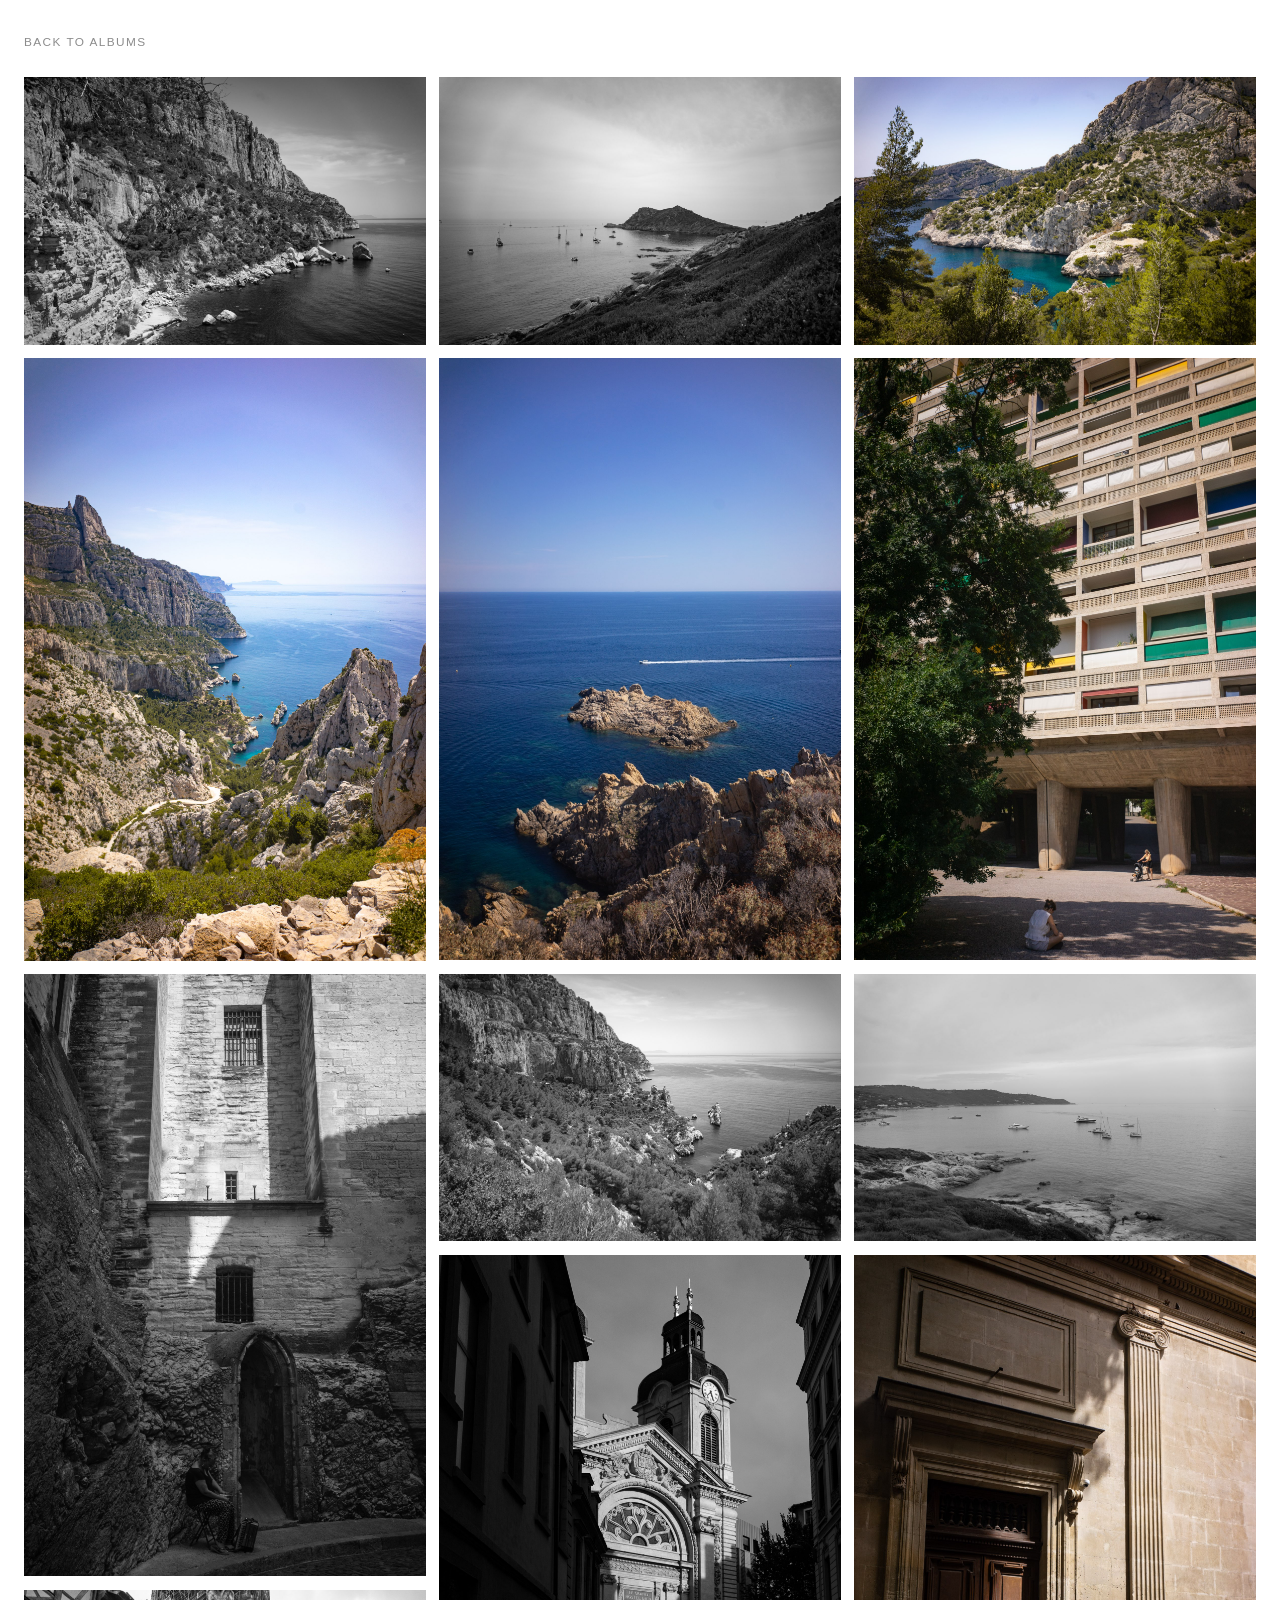
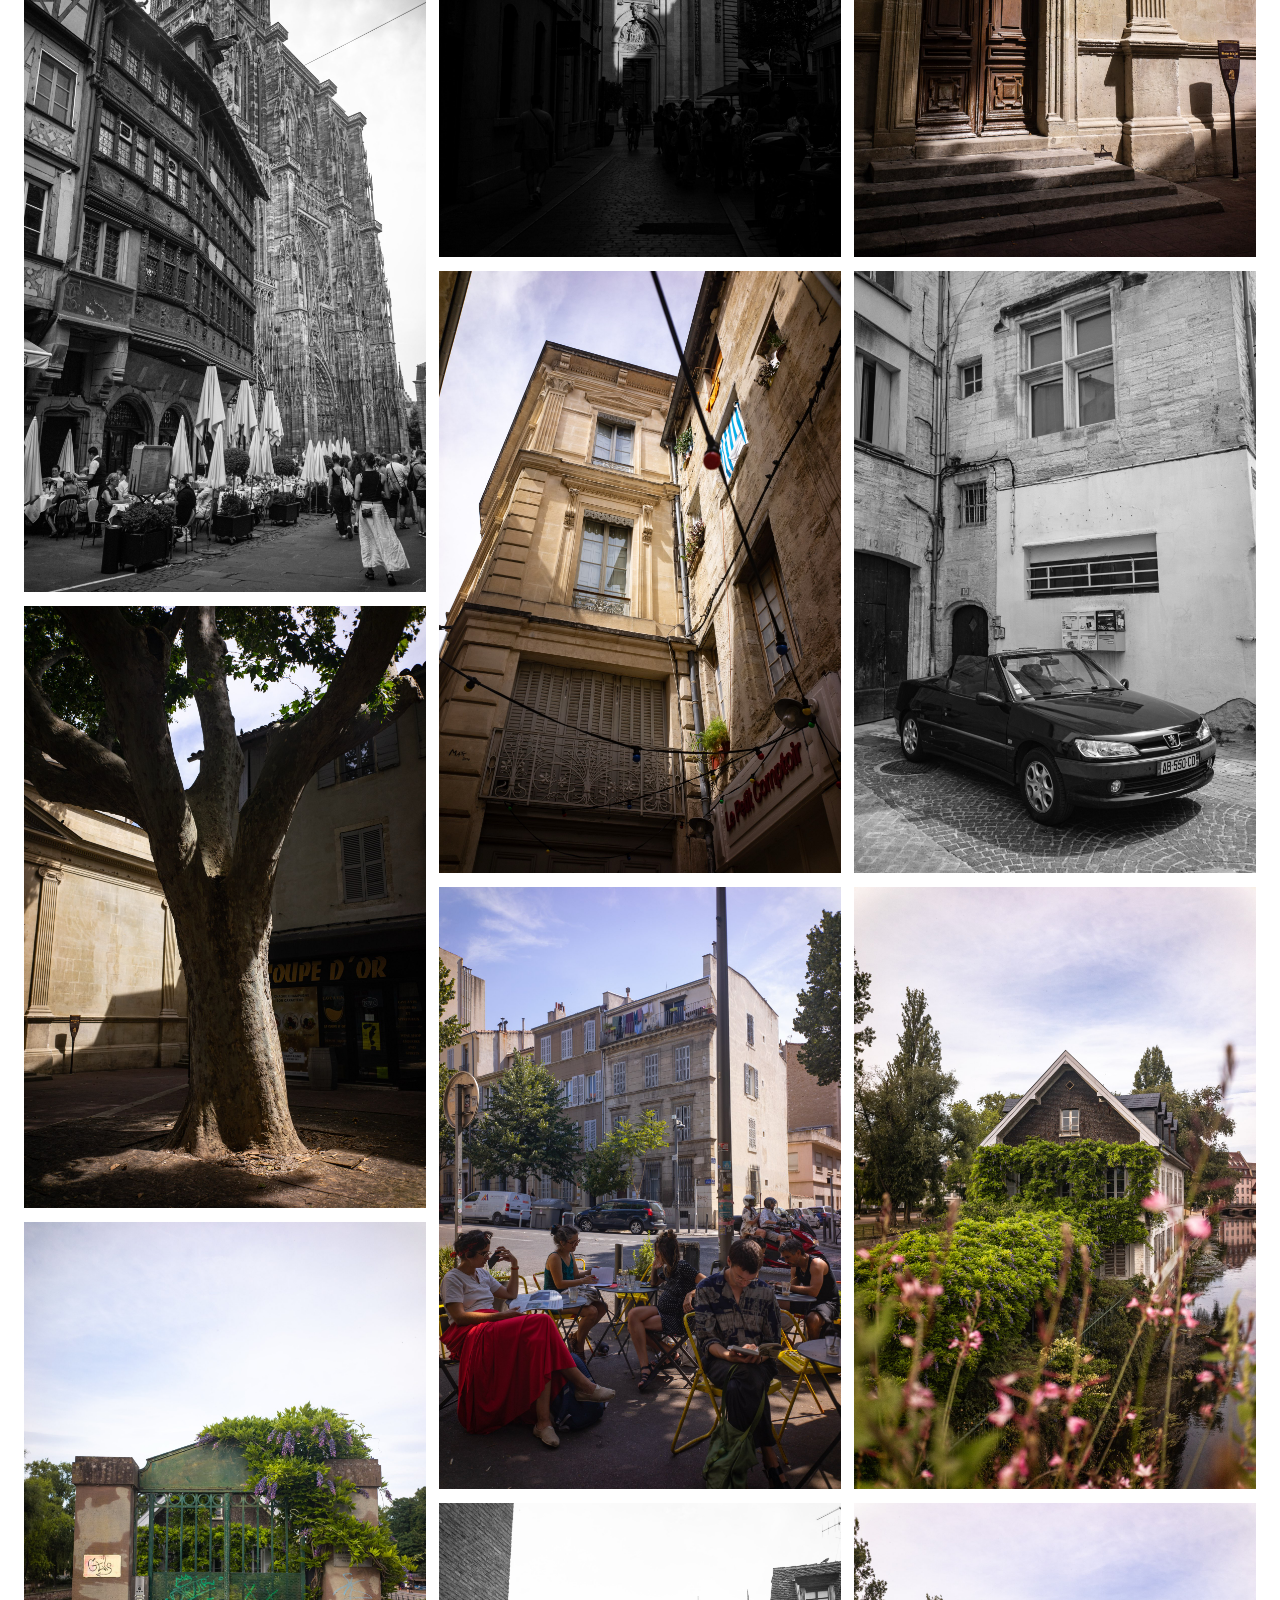
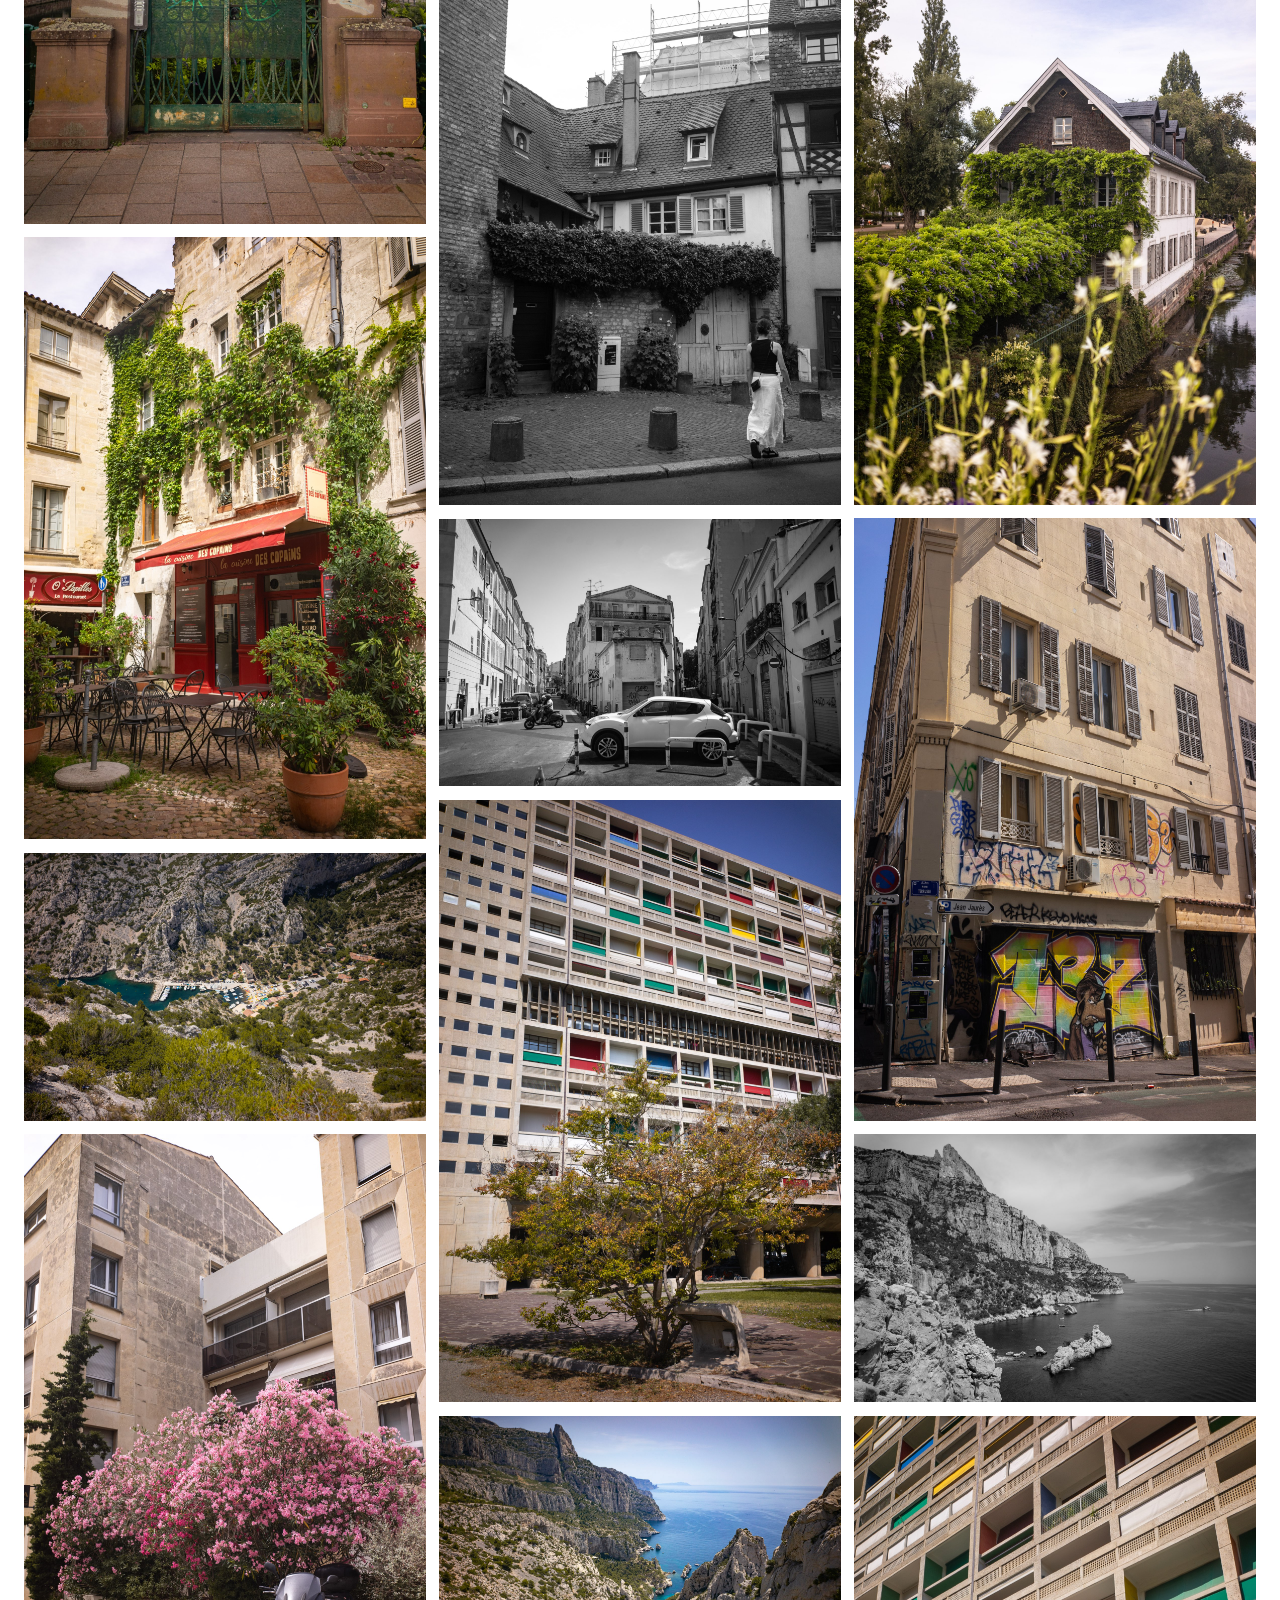
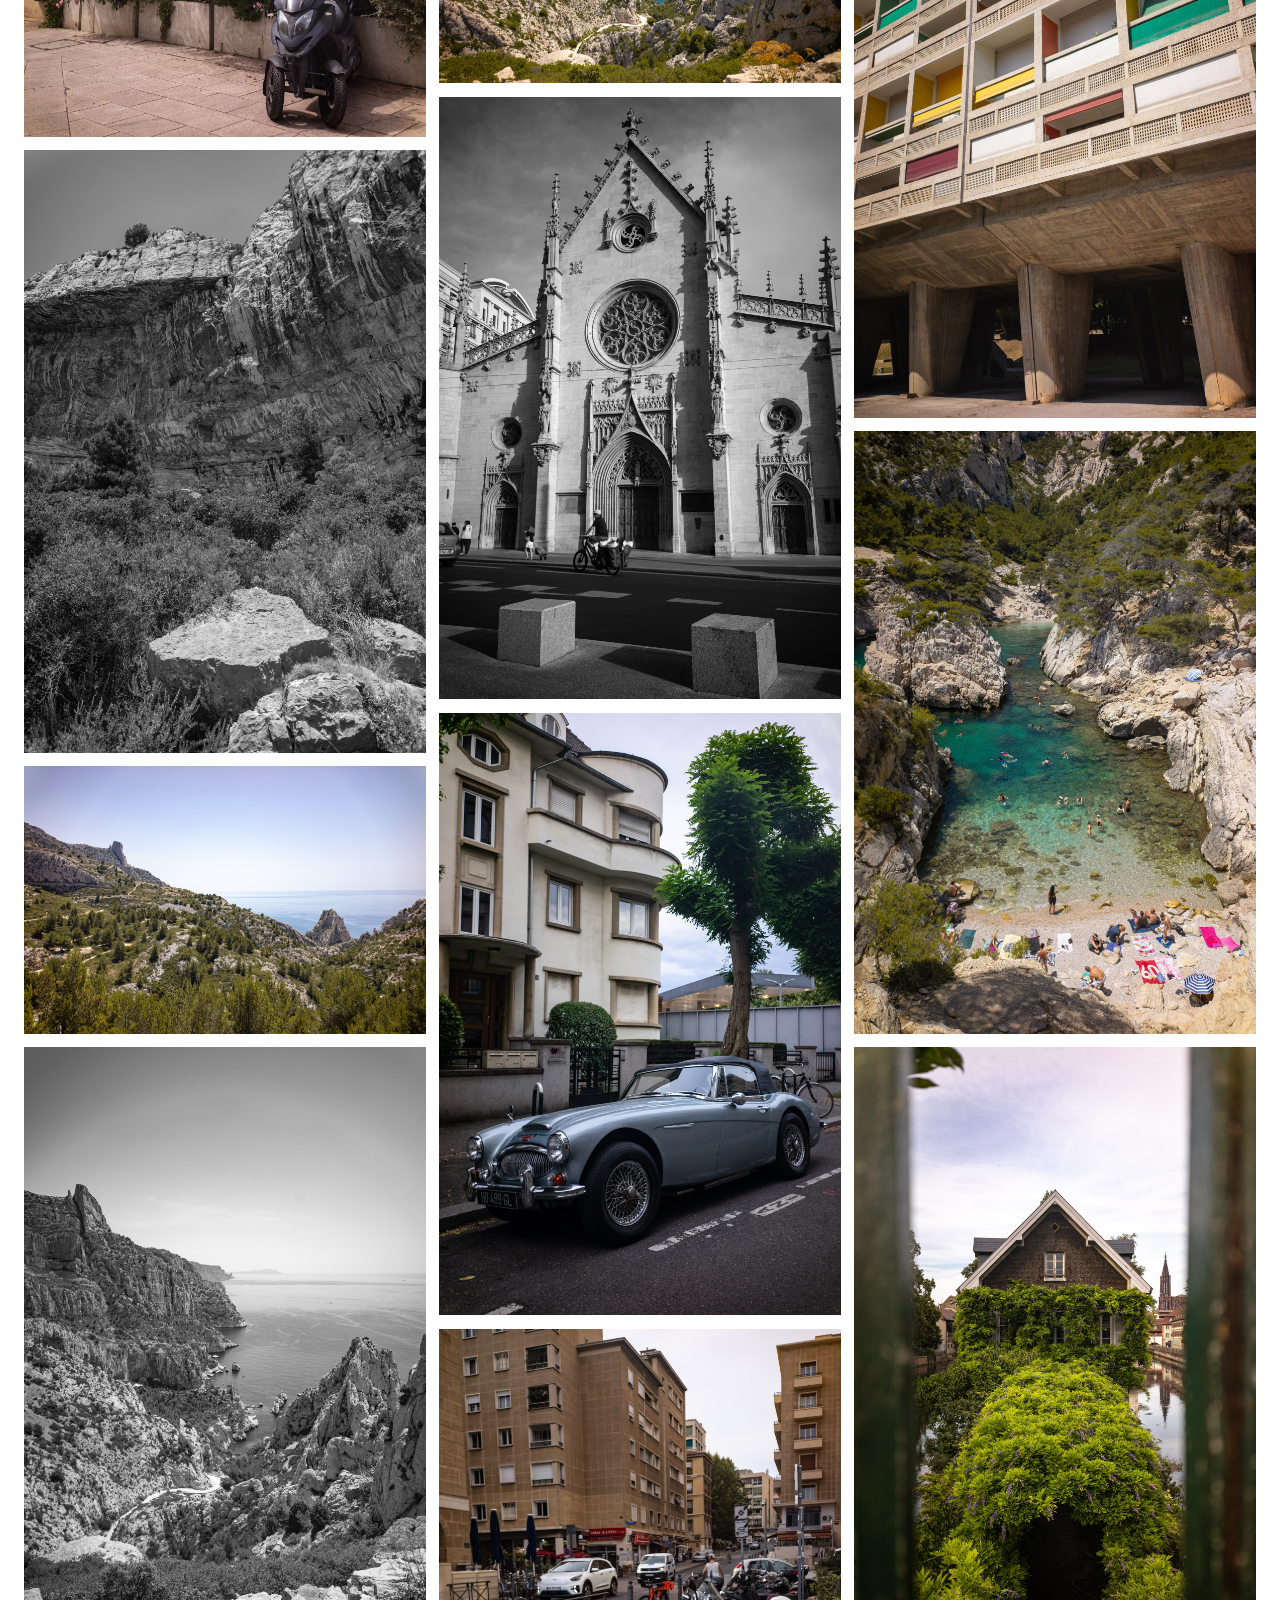
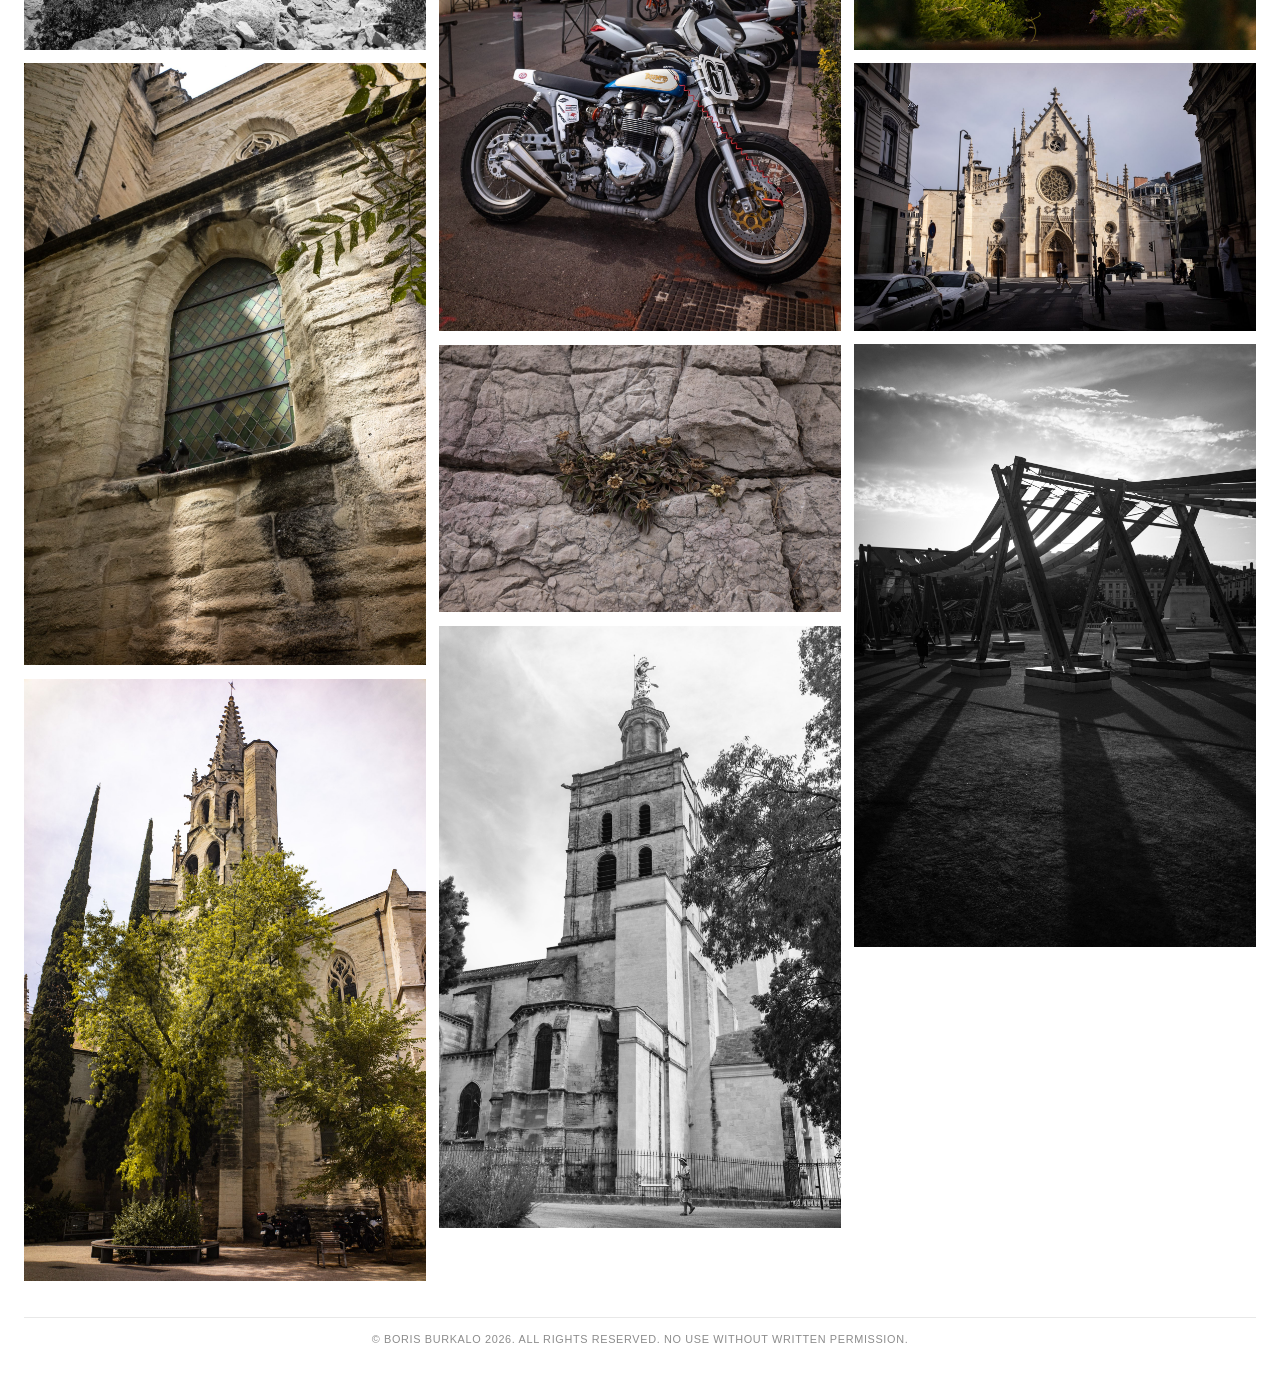
<file: albums/france.html>
<!DOCTYPE html>
<html lang="en">
  <head>
    <meta charset="utf-8" />
    <meta name="viewport" content="width=device-width, initial-scale=1" />
    <meta name="color-scheme" content="light" />
    <title>France</title>
    <link rel="stylesheet" href="../assets/styles.css" />
    <script defer src="../assets/script.js"></script>
  </head>
  <body class="album-page">
    <main class="page-shell">
      
            <a class="back-link" href="../index.html">Back to albums</a>
            <section class="photo-grid" aria-label="France photos">
              <button
      class="photo-button"
      type="button"
      data-lightbox-image="../assets/galleries/france/DSA08782-2.jpg"
      data-lightbox-caption="DSA08782-2.jpg"
    >
      <img
        src="../assets/galleries/france/DSA08782-2.jpg"
        alt="DSA08782-2.jpg from France"
        loading="lazy"
        draggable="false"
      />
    </button>
<button
      class="photo-button"
      type="button"
      data-lightbox-image="../assets/galleries/france/cover.jpg"
      data-lightbox-caption="cover.jpg"
    >
      <img
        src="../assets/galleries/france/cover.jpg"
        alt="cover.jpg from France"
        loading="lazy"
        draggable="false"
      />
    </button>
<button
      class="photo-button"
      type="button"
      data-lightbox-image="../assets/galleries/france/DSA08740.jpg"
      data-lightbox-caption="DSA08740.jpg"
    >
      <img
        src="../assets/galleries/france/DSA08740.jpg"
        alt="DSA08740.jpg from France"
        loading="lazy"
        draggable="false"
      />
    </button>
<button
      class="photo-button"
      type="button"
      data-lightbox-image="../assets/galleries/france/DSA08669.jpg"
      data-lightbox-caption="DSA08669.jpg"
    >
      <img
        src="../assets/galleries/france/DSA08669.jpg"
        alt="DSA08669.jpg from France"
        loading="lazy"
        draggable="false"
      />
    </button>
<button
      class="photo-button"
      type="button"
      data-lightbox-image="../assets/galleries/france/DSA08715.jpg"
      data-lightbox-caption="DSA08715.jpg"
    >
      <img
        src="../assets/galleries/france/DSA08715.jpg"
        alt="DSA08715.jpg from France"
        loading="lazy"
        draggable="false"
      />
    </button>
<button
      class="photo-button"
      type="button"
      data-lightbox-image="../assets/galleries/france/DSA08659.jpg"
      data-lightbox-caption="DSA08659.jpg"
    >
      <img
        src="../assets/galleries/france/DSA08659.jpg"
        alt="DSA08659.jpg from France"
        loading="lazy"
        draggable="false"
      />
    </button>
<button
      class="photo-button"
      type="button"
      data-lightbox-image="../assets/galleries/france/DSA08733.jpg"
      data-lightbox-caption="DSA08733.jpg"
    >
      <img
        src="../assets/galleries/france/DSA08733.jpg"
        alt="DSA08733.jpg from France"
        loading="lazy"
        draggable="false"
      />
    </button>
<button
      class="photo-button"
      type="button"
      data-lightbox-image="../assets/galleries/france/DSA08751.jpg"
      data-lightbox-caption="DSA08751.jpg"
    >
      <img
        src="../assets/galleries/france/DSA08751.jpg"
        alt="DSA08751.jpg from France"
        loading="lazy"
        draggable="false"
      />
    </button>
<button
      class="photo-button"
      type="button"
      data-lightbox-image="../assets/galleries/france/DSA08737-2.jpg"
      data-lightbox-caption="DSA08737-2.jpg"
    >
      <img
        src="../assets/galleries/france/DSA08737-2.jpg"
        alt="DSA08737-2.jpg from France"
        loading="lazy"
        draggable="false"
      />
    </button>
<button
      class="photo-button"
      type="button"
      data-lightbox-image="../assets/galleries/france/DSA08777-2.jpg"
      data-lightbox-caption="DSA08777-2.jpg"
    >
      <img
        src="../assets/galleries/france/DSA08777-2.jpg"
        alt="DSA08777-2.jpg from France"
        loading="lazy"
        draggable="false"
      />
    </button>
<button
      class="photo-button"
      type="button"
      data-lightbox-image="../assets/galleries/france/DSA08742.jpg"
      data-lightbox-caption="DSA08742.jpg"
    >
      <img
        src="../assets/galleries/france/DSA08742.jpg"
        alt="DSA08742.jpg from France"
        loading="lazy"
        draggable="false"
      />
    </button>
<button
      class="photo-button"
      type="button"
      data-lightbox-image="../assets/galleries/france/DSA08758-2.jpg"
      data-lightbox-caption="DSA08758-2.jpg"
    >
      <img
        src="../assets/galleries/france/DSA08758-2.jpg"
        alt="DSA08758-2.jpg from France"
        loading="lazy"
        draggable="false"
      />
    </button>
<button
      class="photo-button"
      type="button"
      data-lightbox-image="../assets/galleries/france/DSA08732.jpg"
      data-lightbox-caption="DSA08732.jpg"
    >
      <img
        src="../assets/galleries/france/DSA08732.jpg"
        alt="DSA08732.jpg from France"
        loading="lazy"
        draggable="false"
      />
    </button>
<button
      class="photo-button"
      type="button"
      data-lightbox-image="../assets/galleries/france/DSA08726.jpg"
      data-lightbox-caption="DSA08726.jpg"
    >
      <img
        src="../assets/galleries/france/DSA08726.jpg"
        alt="DSA08726.jpg from France"
        loading="lazy"
        draggable="false"
      />
    </button>
<button
      class="photo-button"
      type="button"
      data-lightbox-image="../assets/galleries/france/DSA08837-2.jpg"
      data-lightbox-caption="DSA08837-2.jpg"
    >
      <img
        src="../assets/galleries/france/DSA08837-2.jpg"
        alt="DSA08837-2.jpg from France"
        loading="lazy"
        draggable="false"
      />
    </button>
<button
      class="photo-button"
      type="button"
      data-lightbox-image="../assets/galleries/france/DSA08846.jpg"
      data-lightbox-caption="DSA08846.jpg"
    >
      <img
        src="../assets/galleries/france/DSA08846.jpg"
        alt="DSA08846.jpg from France"
        loading="lazy"
        draggable="false"
      />
    </button>
<button
      class="photo-button"
      type="button"
      data-lightbox-image="../assets/galleries/france/DSA08769-2.jpg"
      data-lightbox-caption="DSA08769-2.jpg"
    >
      <img
        src="../assets/galleries/france/DSA08769-2.jpg"
        alt="DSA08769-2.jpg from France"
        loading="lazy"
        draggable="false"
      />
    </button>
<button
      class="photo-button"
      type="button"
      data-lightbox-image="../assets/galleries/france/DSA08699.jpg"
      data-lightbox-caption="DSA08699.jpg"
    >
      <img
        src="../assets/galleries/france/DSA08699.jpg"
        alt="DSA08699.jpg from France"
        loading="lazy"
        draggable="false"
      />
    </button>
<button
      class="photo-button"
      type="button"
      data-lightbox-image="../assets/galleries/france/DSA08721.jpg"
      data-lightbox-caption="DSA08721.jpg"
    >
      <img
        src="../assets/galleries/france/DSA08721.jpg"
        alt="DSA08721.jpg from France"
        loading="lazy"
        draggable="false"
      />
    </button>
<button
      class="photo-button"
      type="button"
      data-lightbox-image="../assets/galleries/france/DSA08803.jpg"
      data-lightbox-caption="DSA08803.jpg"
    >
      <img
        src="../assets/galleries/france/DSA08803.jpg"
        alt="DSA08803.jpg from France"
        loading="lazy"
        draggable="false"
      />
    </button>
<button
      class="photo-button"
      type="button"
      data-lightbox-image="../assets/galleries/france/DSA08663.jpg"
      data-lightbox-caption="DSA08663.jpg"
    >
      <img
        src="../assets/galleries/france/DSA08663.jpg"
        alt="DSA08663.jpg from France"
        loading="lazy"
        draggable="false"
      />
    </button>
<button
      class="photo-button"
      type="button"
      data-lightbox-image="../assets/galleries/france/DSA08810-2.jpg"
      data-lightbox-caption="DSA08810-2.jpg"
    >
      <img
        src="../assets/galleries/france/DSA08810-2.jpg"
        alt="DSA08810-2.jpg from France"
        loading="lazy"
        draggable="false"
      />
    </button>
<button
      class="photo-button"
      type="button"
      data-lightbox-image="../assets/galleries/france/DSA08826.jpg"
      data-lightbox-caption="DSA08826.jpg"
    >
      <img
        src="../assets/galleries/france/DSA08826.jpg"
        alt="DSA08826.jpg from France"
        loading="lazy"
        draggable="false"
      />
    </button>
<button
      class="photo-button"
      type="button"
      data-lightbox-image="../assets/galleries/france/DSA08759.jpg"
      data-lightbox-caption="DSA08759.jpg"
    >
      <img
        src="../assets/galleries/france/DSA08759.jpg"
        alt="DSA08759.jpg from France"
        loading="lazy"
        draggable="false"
      />
    </button>
<button
      class="photo-button"
      type="button"
      data-lightbox-image="../assets/galleries/france/DSA08696.jpg"
      data-lightbox-caption="DSA08696.jpg"
    >
      <img
        src="../assets/galleries/france/DSA08696.jpg"
        alt="DSA08696.jpg from France"
        loading="lazy"
        draggable="false"
      />
    </button>
<button
      class="photo-button"
      type="button"
      data-lightbox-image="../assets/galleries/france/DSA08683.jpg"
      data-lightbox-caption="DSA08683.jpg"
    >
      <img
        src="../assets/galleries/france/DSA08683.jpg"
        alt="DSA08683.jpg from France"
        loading="lazy"
        draggable="false"
      />
    </button>
<button
      class="photo-button"
      type="button"
      data-lightbox-image="../assets/galleries/france/DSA08814.jpg"
      data-lightbox-caption="DSA08814.jpg"
    >
      <img
        src="../assets/galleries/france/DSA08814.jpg"
        alt="DSA08814.jpg from France"
        loading="lazy"
        draggable="false"
      />
    </button>
<button
      class="photo-button"
      type="button"
      data-lightbox-image="../assets/galleries/france/DSA08793.jpg"
      data-lightbox-caption="DSA08793.jpg"
    >
      <img
        src="../assets/galleries/france/DSA08793.jpg"
        alt="DSA08793.jpg from France"
        loading="lazy"
        draggable="false"
      />
    </button>
<button
      class="photo-button"
      type="button"
      data-lightbox-image="../assets/galleries/france/DSA08739-2.jpg"
      data-lightbox-caption="DSA08739-2.jpg"
    >
      <img
        src="../assets/galleries/france/DSA08739-2.jpg"
        alt="DSA08739-2.jpg from France"
        loading="lazy"
        draggable="false"
      />
    </button>
<button
      class="photo-button"
      type="button"
      data-lightbox-image="../assets/galleries/france/DSA08778.jpg"
      data-lightbox-caption="DSA08778.jpg"
    >
      <img
        src="../assets/galleries/france/DSA08778.jpg"
        alt="DSA08778.jpg from France"
        loading="lazy"
        draggable="false"
      />
    </button>
<button
      class="photo-button"
      type="button"
      data-lightbox-image="../assets/galleries/france/DSA08829.jpg"
      data-lightbox-caption="DSA08829.jpg"
    >
      <img
        src="../assets/galleries/france/DSA08829.jpg"
        alt="DSA08829.jpg from France"
        loading="lazy"
        draggable="false"
      />
    </button>
<button
      class="photo-button"
      type="button"
      data-lightbox-image="../assets/galleries/france/DSA08835.jpg"
      data-lightbox-caption="DSA08835.jpg"
    >
      <img
        src="../assets/galleries/france/DSA08835.jpg"
        alt="DSA08835.jpg from France"
        loading="lazy"
        draggable="false"
      />
    </button>
<button
      class="photo-button"
      type="button"
      data-lightbox-image="../assets/galleries/france/DSA08718.jpg"
      data-lightbox-caption="DSA08718.jpg"
    >
      <img
        src="../assets/galleries/france/DSA08718.jpg"
        alt="DSA08718.jpg from France"
        loading="lazy"
        draggable="false"
      />
    </button>
<button
      class="photo-button"
      type="button"
      data-lightbox-image="../assets/galleries/france/DSA08735-2.jpg"
      data-lightbox-caption="DSA08735-2.jpg"
    >
      <img
        src="../assets/galleries/france/DSA08735-2.jpg"
        alt="DSA08735-2.jpg from France"
        loading="lazy"
        draggable="false"
      />
    </button>
<button
      class="photo-button"
      type="button"
      data-lightbox-image="../assets/galleries/france/DSA08656.jpg"
      data-lightbox-caption="DSA08656.jpg"
    >
      <img
        src="../assets/galleries/france/DSA08656.jpg"
        alt="DSA08656.jpg from France"
        loading="lazy"
        draggable="false"
      />
    </button>
<button
      class="photo-button"
      type="button"
      data-lightbox-image="../assets/galleries/france/DSA08654.jpg"
      data-lightbox-caption="DSA08654.jpg"
    >
      <img
        src="../assets/galleries/france/DSA08654.jpg"
        alt="DSA08654.jpg from France"
        loading="lazy"
        draggable="false"
      />
    </button>
<button
      class="photo-button"
      type="button"
      data-lightbox-image="../assets/galleries/france/DSA08801-2.jpg"
      data-lightbox-caption="DSA08801-2.jpg"
    >
      <img
        src="../assets/galleries/france/DSA08801-2.jpg"
        alt="DSA08801-2.jpg from France"
        loading="lazy"
        draggable="false"
      />
    </button>
<button
      class="photo-button"
      type="button"
      data-lightbox-image="../assets/galleries/france/DSA08788.jpg"
      data-lightbox-caption="DSA08788.jpg"
    >
      <img
        src="../assets/galleries/france/DSA08788.jpg"
        alt="DSA08788.jpg from France"
        loading="lazy"
        draggable="false"
      />
    </button>
<button
      class="photo-button"
      type="button"
      data-lightbox-image="../assets/galleries/france/DSA08832.jpg"
      data-lightbox-caption="DSA08832.jpg"
    >
      <img
        src="../assets/galleries/france/DSA08832.jpg"
        alt="DSA08832.jpg from France"
        loading="lazy"
        draggable="false"
      />
    </button>
<button
      class="photo-button"
      type="button"
      data-lightbox-image="../assets/galleries/france/DSA08784.jpg"
      data-lightbox-caption="DSA08784.jpg"
    >
      <img
        src="../assets/galleries/france/DSA08784.jpg"
        alt="DSA08784.jpg from France"
        loading="lazy"
        draggable="false"
      />
    </button>
<button
      class="photo-button"
      type="button"
      data-lightbox-image="../assets/galleries/france/DSA08657.jpg"
      data-lightbox-caption="DSA08657.jpg"
    >
      <img
        src="../assets/galleries/france/DSA08657.jpg"
        alt="DSA08657.jpg from France"
        loading="lazy"
        draggable="false"
      />
    </button>
<button
      class="photo-button"
      type="button"
      data-lightbox-image="../assets/galleries/france/DSA08695.jpg"
      data-lightbox-caption="DSA08695.jpg"
    >
      <img
        src="../assets/galleries/france/DSA08695.jpg"
        alt="DSA08695.jpg from France"
        loading="lazy"
        draggable="false"
      />
    </button>
<button
      class="photo-button"
      type="button"
      data-lightbox-image="../assets/galleries/france/DSA08706.jpg"
      data-lightbox-caption="DSA08706.jpg"
    >
      <img
        src="../assets/galleries/france/DSA08706.jpg"
        alt="DSA08706.jpg from France"
        loading="lazy"
        draggable="false"
      />
    </button>
            </section>
            <footer class="site-notice">
      <p>© Boris Burkalo 2026. All rights reserved. No use without written permission.</p>
    </footer>
            <dialog class="lightbox" aria-label="Expanded photo viewer">
              <img class="lightbox-image" alt="" />
            </dialog>
            
    </main>
  </body>
</html>
</file>
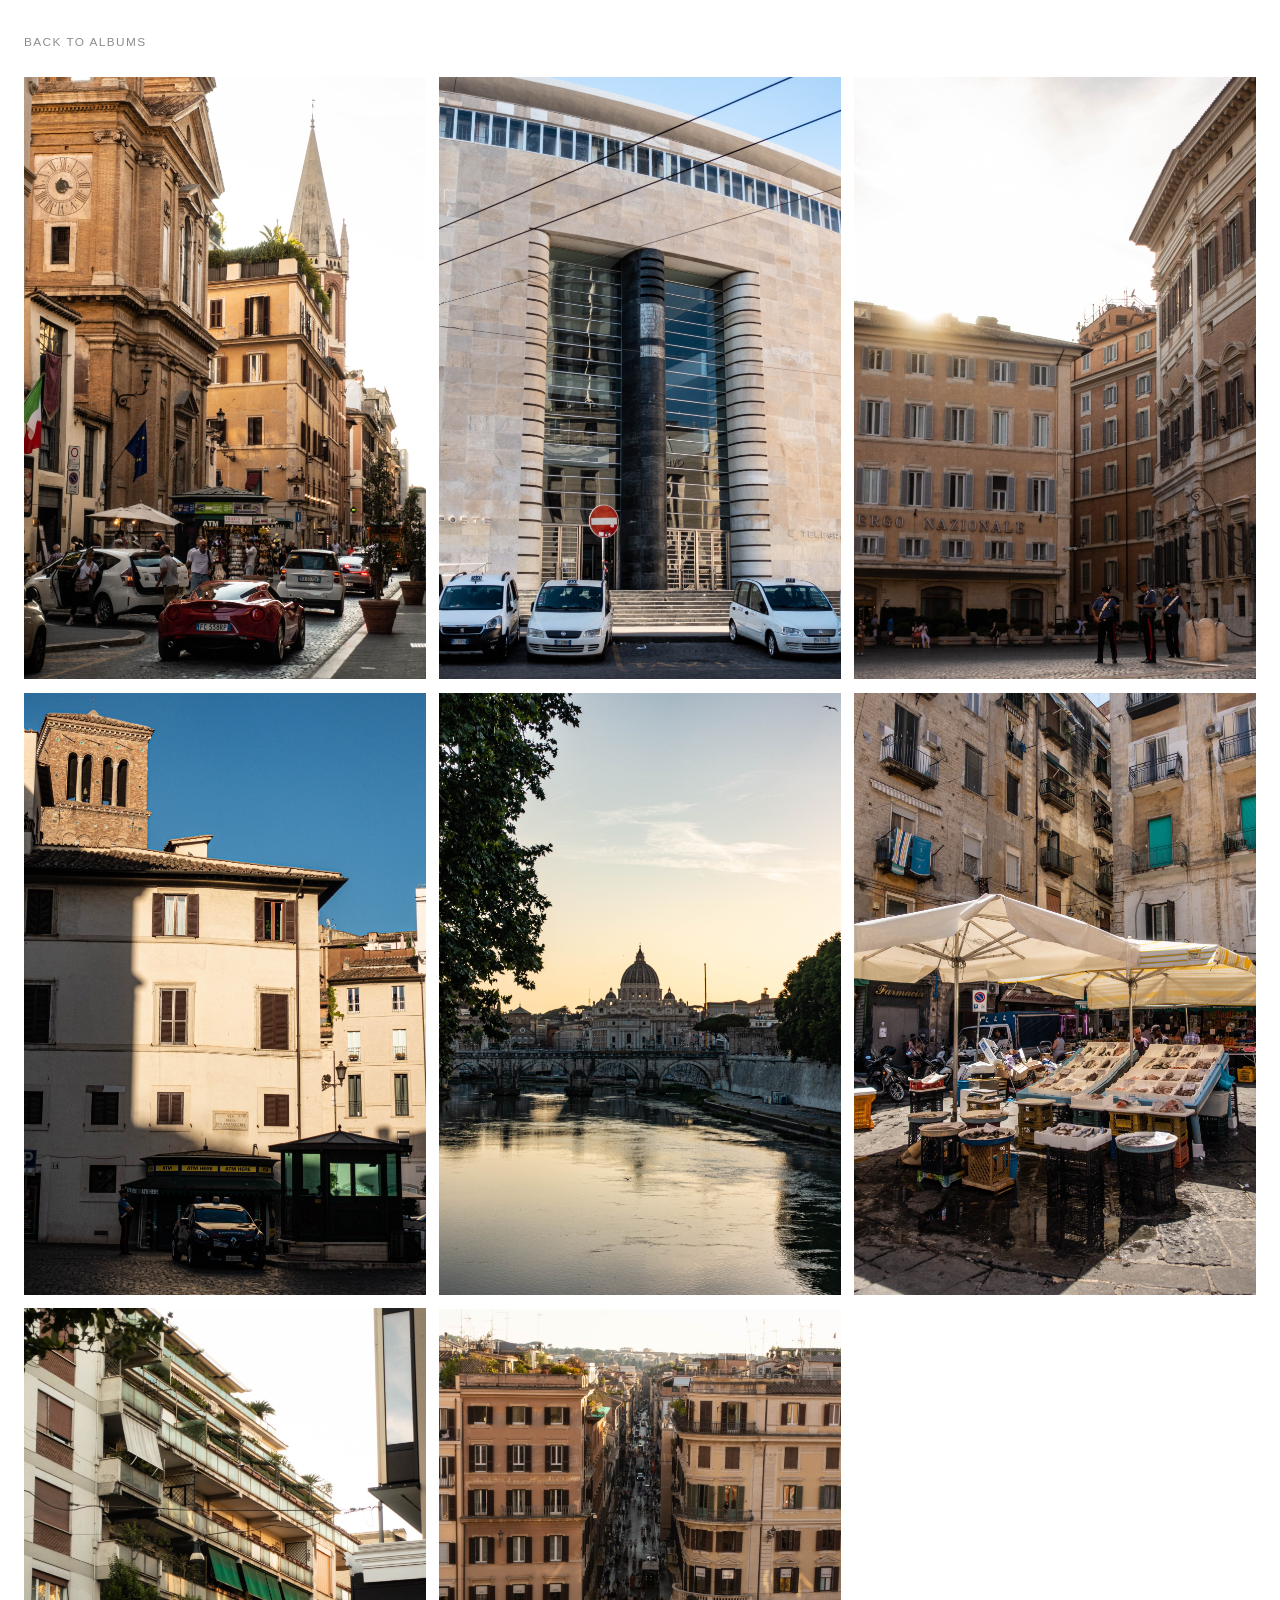
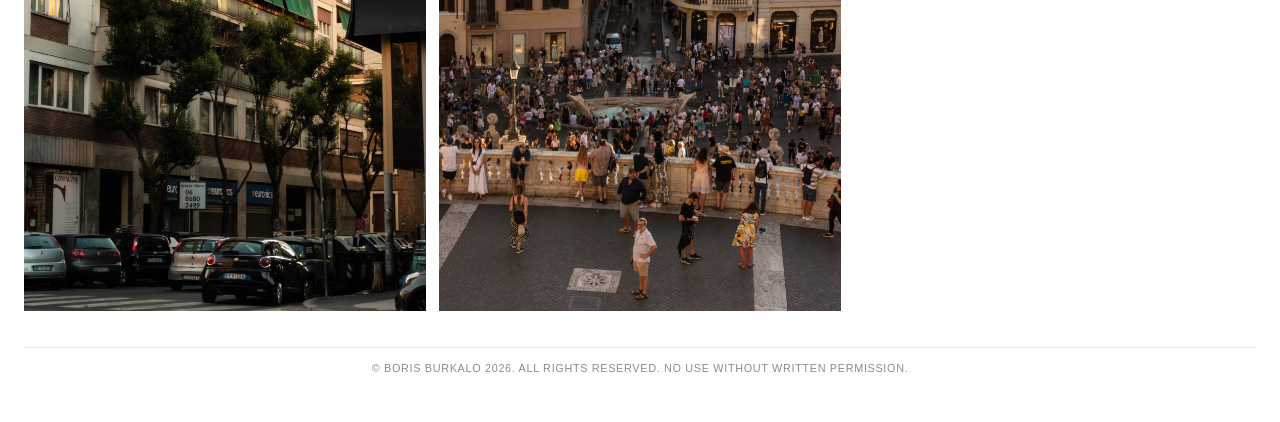
<file: albums/italy.html>
<!DOCTYPE html>
<html lang="en">
  <head>
    <meta charset="utf-8" />
    <meta name="viewport" content="width=device-width, initial-scale=1" />
    <meta name="color-scheme" content="light" />
    <title>Italy</title>
    <link rel="stylesheet" href="../assets/styles.css" />
    <script defer src="../assets/script.js"></script>
  </head>
  <body class="album-page">
    <main class="page-shell">
      
            <a class="back-link" href="../index.html">Back to albums</a>
            <section class="photo-grid" aria-label="Italy photos">
              <button
      class="photo-button"
      type="button"
      data-lightbox-image="../assets/galleries/italy/DSC05566.jpg"
      data-lightbox-caption="DSC05566.jpg"
    >
      <img
        src="../assets/galleries/italy/DSC05566.jpg"
        alt="DSC05566.jpg from Italy"
        loading="lazy"
        draggable="false"
      />
    </button>
<button
      class="photo-button"
      type="button"
      data-lightbox-image="../assets/galleries/italy/DSC05549.jpg"
      data-lightbox-caption="DSC05549.jpg"
    >
      <img
        src="../assets/galleries/italy/DSC05549.jpg"
        alt="DSC05549.jpg from Italy"
        loading="lazy"
        draggable="false"
      />
    </button>
<button
      class="photo-button"
      type="button"
      data-lightbox-image="../assets/galleries/italy/DSC05568.jpg"
      data-lightbox-caption="DSC05568.jpg"
    >
      <img
        src="../assets/galleries/italy/DSC05568.jpg"
        alt="DSC05568.jpg from Italy"
        loading="lazy"
        draggable="false"
      />
    </button>
<button
      class="photo-button"
      type="button"
      data-lightbox-image="../assets/galleries/italy/DSC05621.jpg"
      data-lightbox-caption="DSC05621.jpg"
    >
      <img
        src="../assets/galleries/italy/DSC05621.jpg"
        alt="DSC05621.jpg from Italy"
        loading="lazy"
        draggable="false"
      />
    </button>
<button
      class="photo-button"
      type="button"
      data-lightbox-image="../assets/galleries/italy/cover.jpg"
      data-lightbox-caption="cover.jpg"
    >
      <img
        src="../assets/galleries/italy/cover.jpg"
        alt="cover.jpg from Italy"
        loading="lazy"
        draggable="false"
      />
    </button>
<button
      class="photo-button"
      type="button"
      data-lightbox-image="../assets/galleries/italy/DSC05559.jpg"
      data-lightbox-caption="DSC05559.jpg"
    >
      <img
        src="../assets/galleries/italy/DSC05559.jpg"
        alt="DSC05559.jpg from Italy"
        loading="lazy"
        draggable="false"
      />
    </button>
<button
      class="photo-button"
      type="button"
      data-lightbox-image="../assets/galleries/italy/DSC05555.jpg"
      data-lightbox-caption="DSC05555.jpg"
    >
      <img
        src="../assets/galleries/italy/DSC05555.jpg"
        alt="DSC05555.jpg from Italy"
        loading="lazy"
        draggable="false"
      />
    </button>
<button
      class="photo-button"
      type="button"
      data-lightbox-image="../assets/galleries/italy/DSC05609.jpg"
      data-lightbox-caption="DSC05609.jpg"
    >
      <img
        src="../assets/galleries/italy/DSC05609.jpg"
        alt="DSC05609.jpg from Italy"
        loading="lazy"
        draggable="false"
      />
    </button>
            </section>
            <footer class="site-notice">
      <p>© Boris Burkalo 2026. All rights reserved. No use without written permission.</p>
    </footer>
            <dialog class="lightbox" aria-label="Expanded photo viewer">
              <img class="lightbox-image" alt="" />
            </dialog>
            
    </main>
  </body>
</html>
</file>
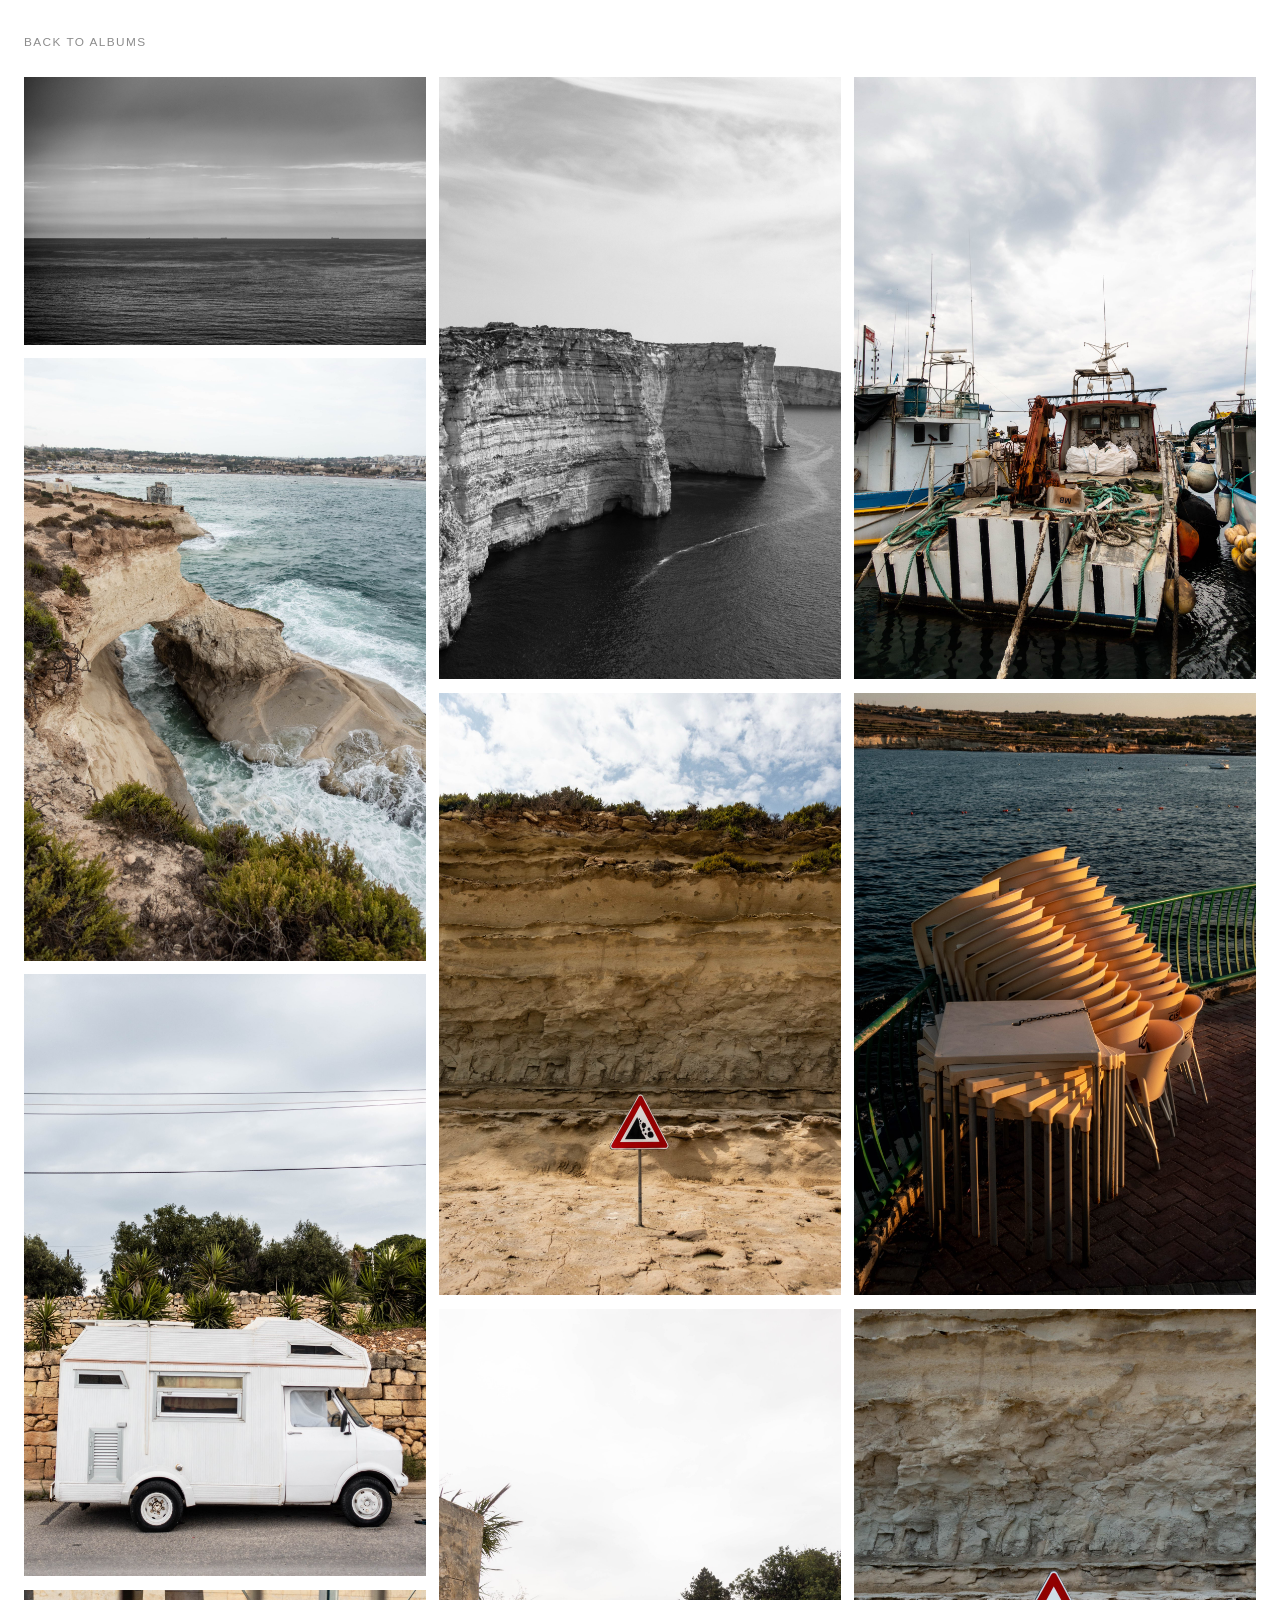
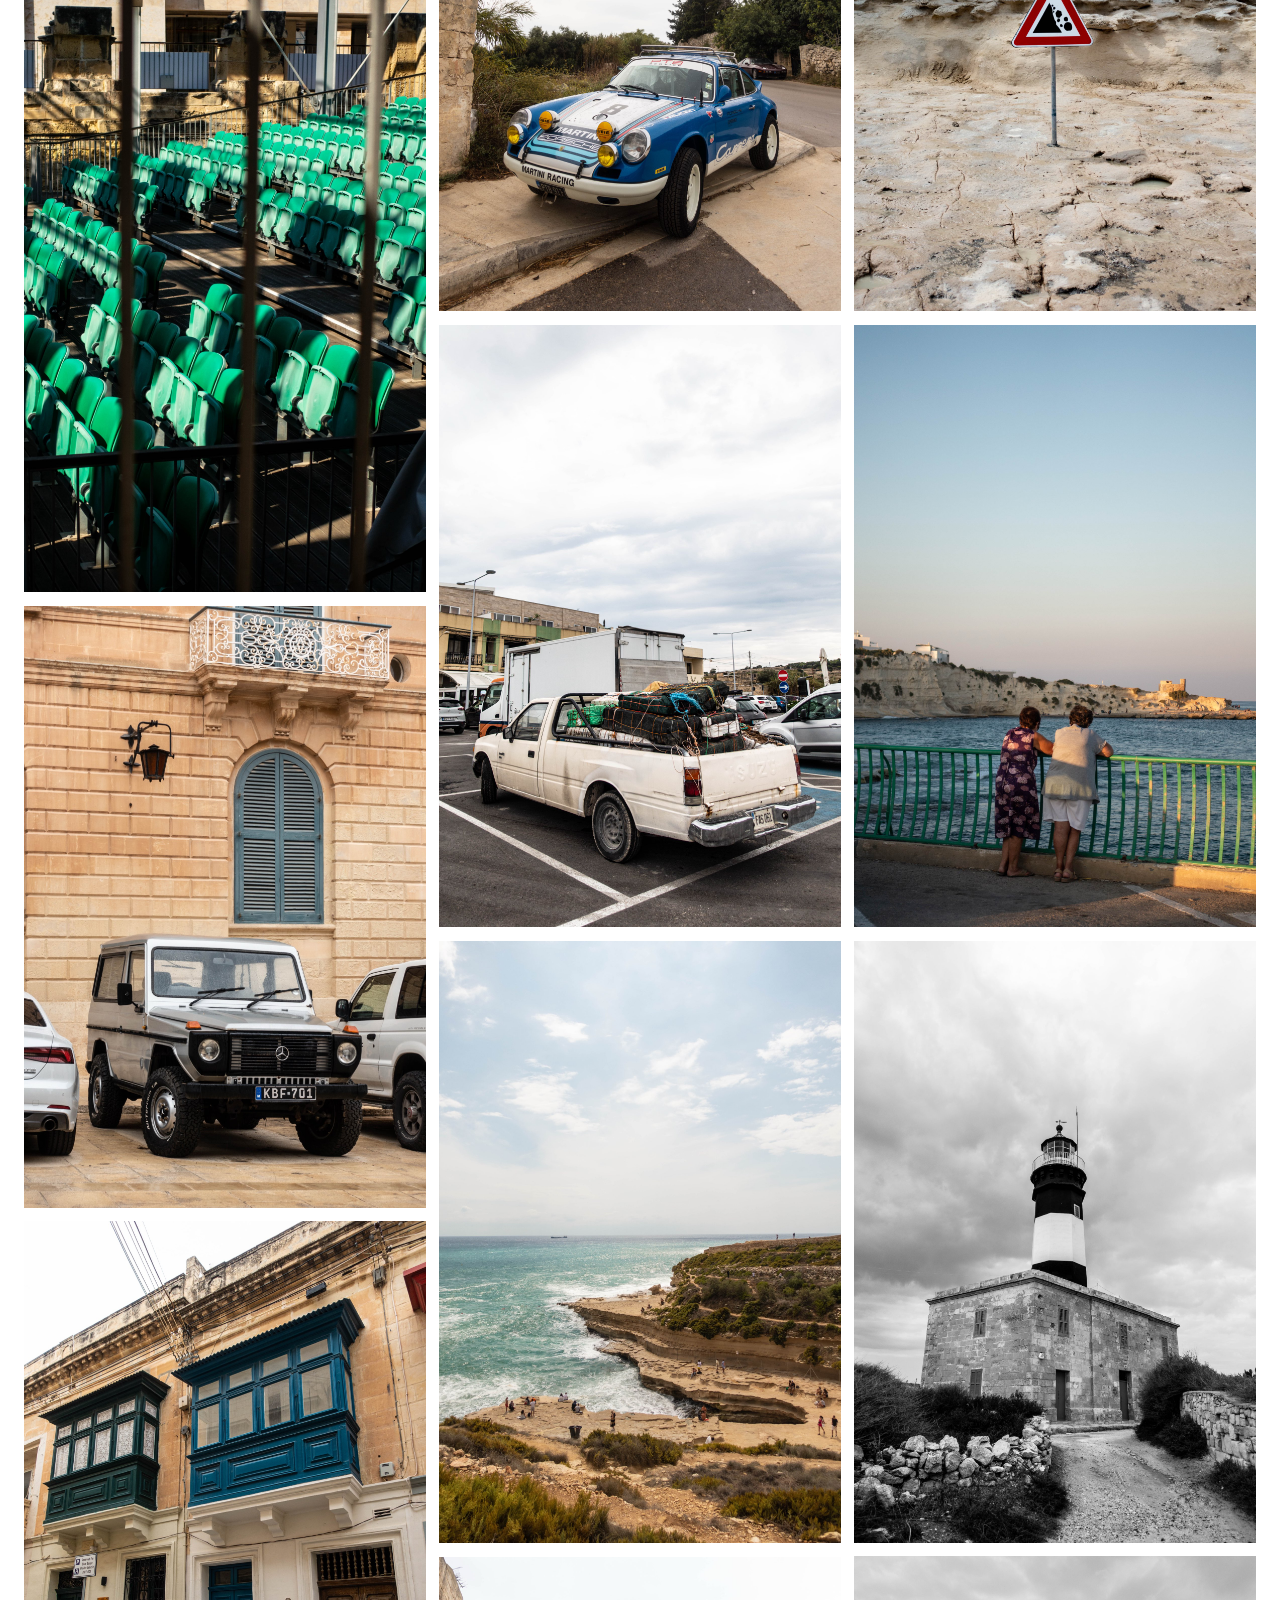
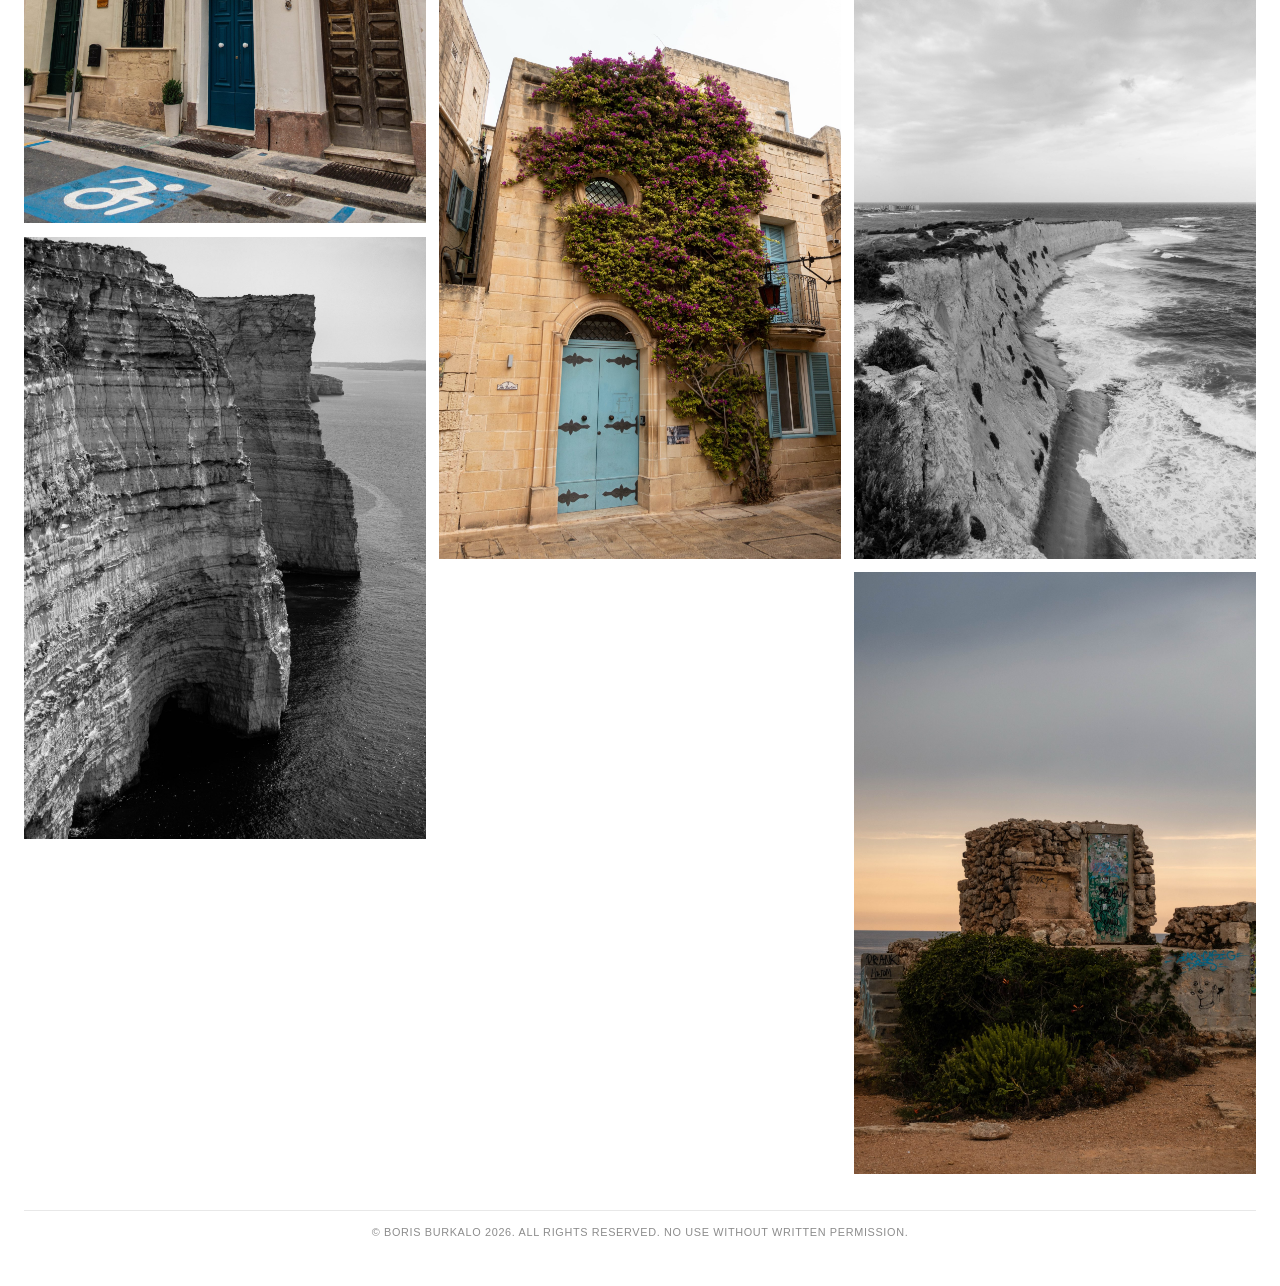
<file: albums/malta.html>
<!DOCTYPE html>
<html lang="en">
  <head>
    <meta charset="utf-8" />
    <meta name="viewport" content="width=device-width, initial-scale=1" />
    <meta name="color-scheme" content="light" />
    <title>Malta</title>
    <link rel="stylesheet" href="../assets/styles.css" />
    <script defer src="../assets/script.js"></script>
  </head>
  <body class="album-page">
    <main class="page-shell">
      
            <a class="back-link" href="../index.html">Back to albums</a>
            <section class="photo-grid" aria-label="Malta photos">
              <button
      class="photo-button"
      type="button"
      data-lightbox-image="../assets/galleries/malta/DSC03606.jpg"
      data-lightbox-caption="DSC03606.jpg"
    >
      <img
        src="../assets/galleries/malta/DSC03606.jpg"
        alt="DSC03606.jpg from Malta"
        loading="lazy"
        draggable="false"
      />
    </button>
<button
      class="photo-button"
      type="button"
      data-lightbox-image="../assets/galleries/malta/cover.jpg"
      data-lightbox-caption="cover.jpg"
    >
      <img
        src="../assets/galleries/malta/cover.jpg"
        alt="cover.jpg from Malta"
        loading="lazy"
        draggable="false"
      />
    </button>
<button
      class="photo-button"
      type="button"
      data-lightbox-image="../assets/galleries/malta/DSC03303.jpg"
      data-lightbox-caption="DSC03303.jpg"
    >
      <img
        src="../assets/galleries/malta/DSC03303.jpg"
        alt="DSC03303.jpg from Malta"
        loading="lazy"
        draggable="false"
      />
    </button>
<button
      class="photo-button"
      type="button"
      data-lightbox-image="../assets/galleries/malta/DSC03702.jpg"
      data-lightbox-caption="DSC03702.jpg"
    >
      <img
        src="../assets/galleries/malta/DSC03702.jpg"
        alt="DSC03702.jpg from Malta"
        loading="lazy"
        draggable="false"
      />
    </button>
<button
      class="photo-button"
      type="button"
      data-lightbox-image="../assets/galleries/malta/DSC03551.jpg"
      data-lightbox-caption="DSC03551.jpg"
    >
      <img
        src="../assets/galleries/malta/DSC03551.jpg"
        alt="DSC03551.jpg from Malta"
        loading="lazy"
        draggable="false"
      />
    </button>
<button
      class="photo-button"
      type="button"
      data-lightbox-image="../assets/galleries/malta/DSC03525.jpg"
      data-lightbox-caption="DSC03525.jpg"
    >
      <img
        src="../assets/galleries/malta/DSC03525.jpg"
        alt="DSC03525.jpg from Malta"
        loading="lazy"
        draggable="false"
      />
    </button>
<button
      class="photo-button"
      type="button"
      data-lightbox-image="../assets/galleries/malta/DSC03661-2.jpg"
      data-lightbox-caption="DSC03661-2.jpg"
    >
      <img
        src="../assets/galleries/malta/DSC03661-2.jpg"
        alt="DSC03661-2.jpg from Malta"
        loading="lazy"
        draggable="false"
      />
    </button>
<button
      class="photo-button"
      type="button"
      data-lightbox-image="../assets/galleries/malta/DSC03671-2.jpg"
      data-lightbox-caption="DSC03671-2.jpg"
    >
      <img
        src="../assets/galleries/malta/DSC03671-2.jpg"
        alt="DSC03671-2.jpg from Malta"
        loading="lazy"
        draggable="false"
      />
    </button>
<button
      class="photo-button"
      type="button"
      data-lightbox-image="../assets/galleries/malta/DSC03441-2.jpg"
      data-lightbox-caption="DSC03441-2.jpg"
    >
      <img
        src="../assets/galleries/malta/DSC03441-2.jpg"
        alt="DSC03441-2.jpg from Malta"
        loading="lazy"
        draggable="false"
      />
    </button>
<button
      class="photo-button"
      type="button"
      data-lightbox-image="../assets/galleries/malta/DSC03560.jpg"
      data-lightbox-caption="DSC03560.jpg"
    >
      <img
        src="../assets/galleries/malta/DSC03560.jpg"
        alt="DSC03560.jpg from Malta"
        loading="lazy"
        draggable="false"
      />
    </button>
<button
      class="photo-button"
      type="button"
      data-lightbox-image="../assets/galleries/malta/DSC03300.jpg"
      data-lightbox-caption="DSC03300.jpg"
    >
      <img
        src="../assets/galleries/malta/DSC03300.jpg"
        alt="DSC03300.jpg from Malta"
        loading="lazy"
        draggable="false"
      />
    </button>
<button
      class="photo-button"
      type="button"
      data-lightbox-image="../assets/galleries/malta/DSC03324.jpg"
      data-lightbox-caption="DSC03324.jpg"
    >
      <img
        src="../assets/galleries/malta/DSC03324.jpg"
        alt="DSC03324.jpg from Malta"
        loading="lazy"
        draggable="false"
      />
    </button>
<button
      class="photo-button"
      type="button"
      data-lightbox-image="../assets/galleries/malta/DSC03553.jpg"
      data-lightbox-caption="DSC03553.jpg"
    >
      <img
        src="../assets/galleries/malta/DSC03553.jpg"
        alt="DSC03553.jpg from Malta"
        loading="lazy"
        draggable="false"
      />
    </button>
<button
      class="photo-button"
      type="button"
      data-lightbox-image="../assets/galleries/malta/DSC03295.jpg"
      data-lightbox-caption="DSC03295.jpg"
    >
      <img
        src="../assets/galleries/malta/DSC03295.jpg"
        alt="DSC03295.jpg from Malta"
        loading="lazy"
        draggable="false"
      />
    </button>
<button
      class="photo-button"
      type="button"
      data-lightbox-image="../assets/galleries/malta/DSC03760.jpg"
      data-lightbox-caption="DSC03760.jpg"
    >
      <img
        src="../assets/galleries/malta/DSC03760.jpg"
        alt="DSC03760.jpg from Malta"
        loading="lazy"
        draggable="false"
      />
    </button>
<button
      class="photo-button"
      type="button"
      data-lightbox-image="../assets/galleries/malta/DSC03443.jpg"
      data-lightbox-caption="DSC03443.jpg"
    >
      <img
        src="../assets/galleries/malta/DSC03443.jpg"
        alt="DSC03443.jpg from Malta"
        loading="lazy"
        draggable="false"
      />
    </button>
<button
      class="photo-button"
      type="button"
      data-lightbox-image="../assets/galleries/malta/DSC03754.jpg"
      data-lightbox-caption="DSC03754.jpg"
    >
      <img
        src="../assets/galleries/malta/DSC03754.jpg"
        alt="DSC03754.jpg from Malta"
        loading="lazy"
        draggable="false"
      />
    </button>
<button
      class="photo-button"
      type="button"
      data-lightbox-image="../assets/galleries/malta/DSC03313.jpg"
      data-lightbox-caption="DSC03313.jpg"
    >
      <img
        src="../assets/galleries/malta/DSC03313.jpg"
        alt="DSC03313.jpg from Malta"
        loading="lazy"
        draggable="false"
      />
    </button>
<button
      class="photo-button"
      type="button"
      data-lightbox-image="../assets/galleries/malta/DSC03471-2.jpg"
      data-lightbox-caption="DSC03471-2.jpg"
    >
      <img
        src="../assets/galleries/malta/DSC03471-2.jpg"
        alt="DSC03471-2.jpg from Malta"
        loading="lazy"
        draggable="false"
      />
    </button>
<button
      class="photo-button"
      type="button"
      data-lightbox-image="../assets/galleries/malta/DSC03598.jpg"
      data-lightbox-caption="DSC03598.jpg"
    >
      <img
        src="../assets/galleries/malta/DSC03598.jpg"
        alt="DSC03598.jpg from Malta"
        loading="lazy"
        draggable="false"
      />
    </button>
            </section>
            <footer class="site-notice">
      <p>© Boris Burkalo 2026. All rights reserved. No use without written permission.</p>
    </footer>
            <dialog class="lightbox" aria-label="Expanded photo viewer">
              <img class="lightbox-image" alt="" />
            </dialog>
            
    </main>
  </body>
</html>
</file>
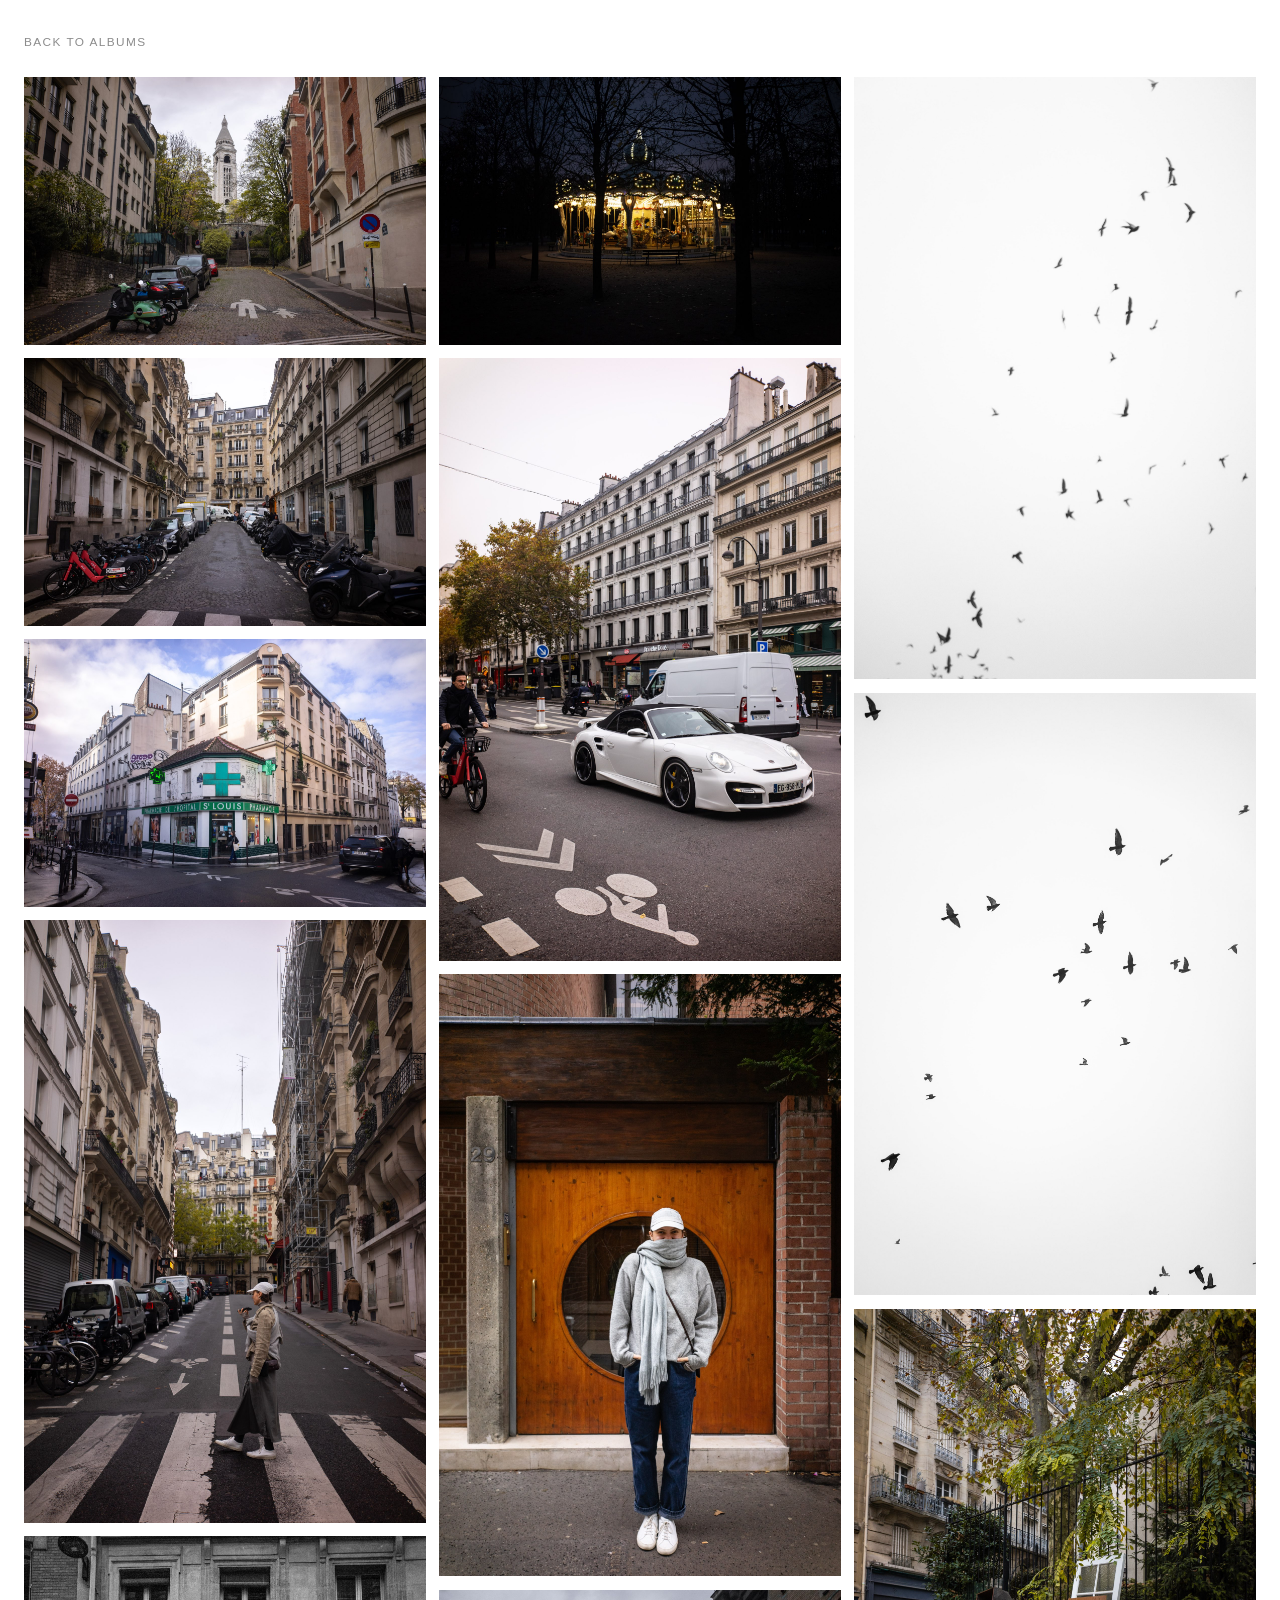
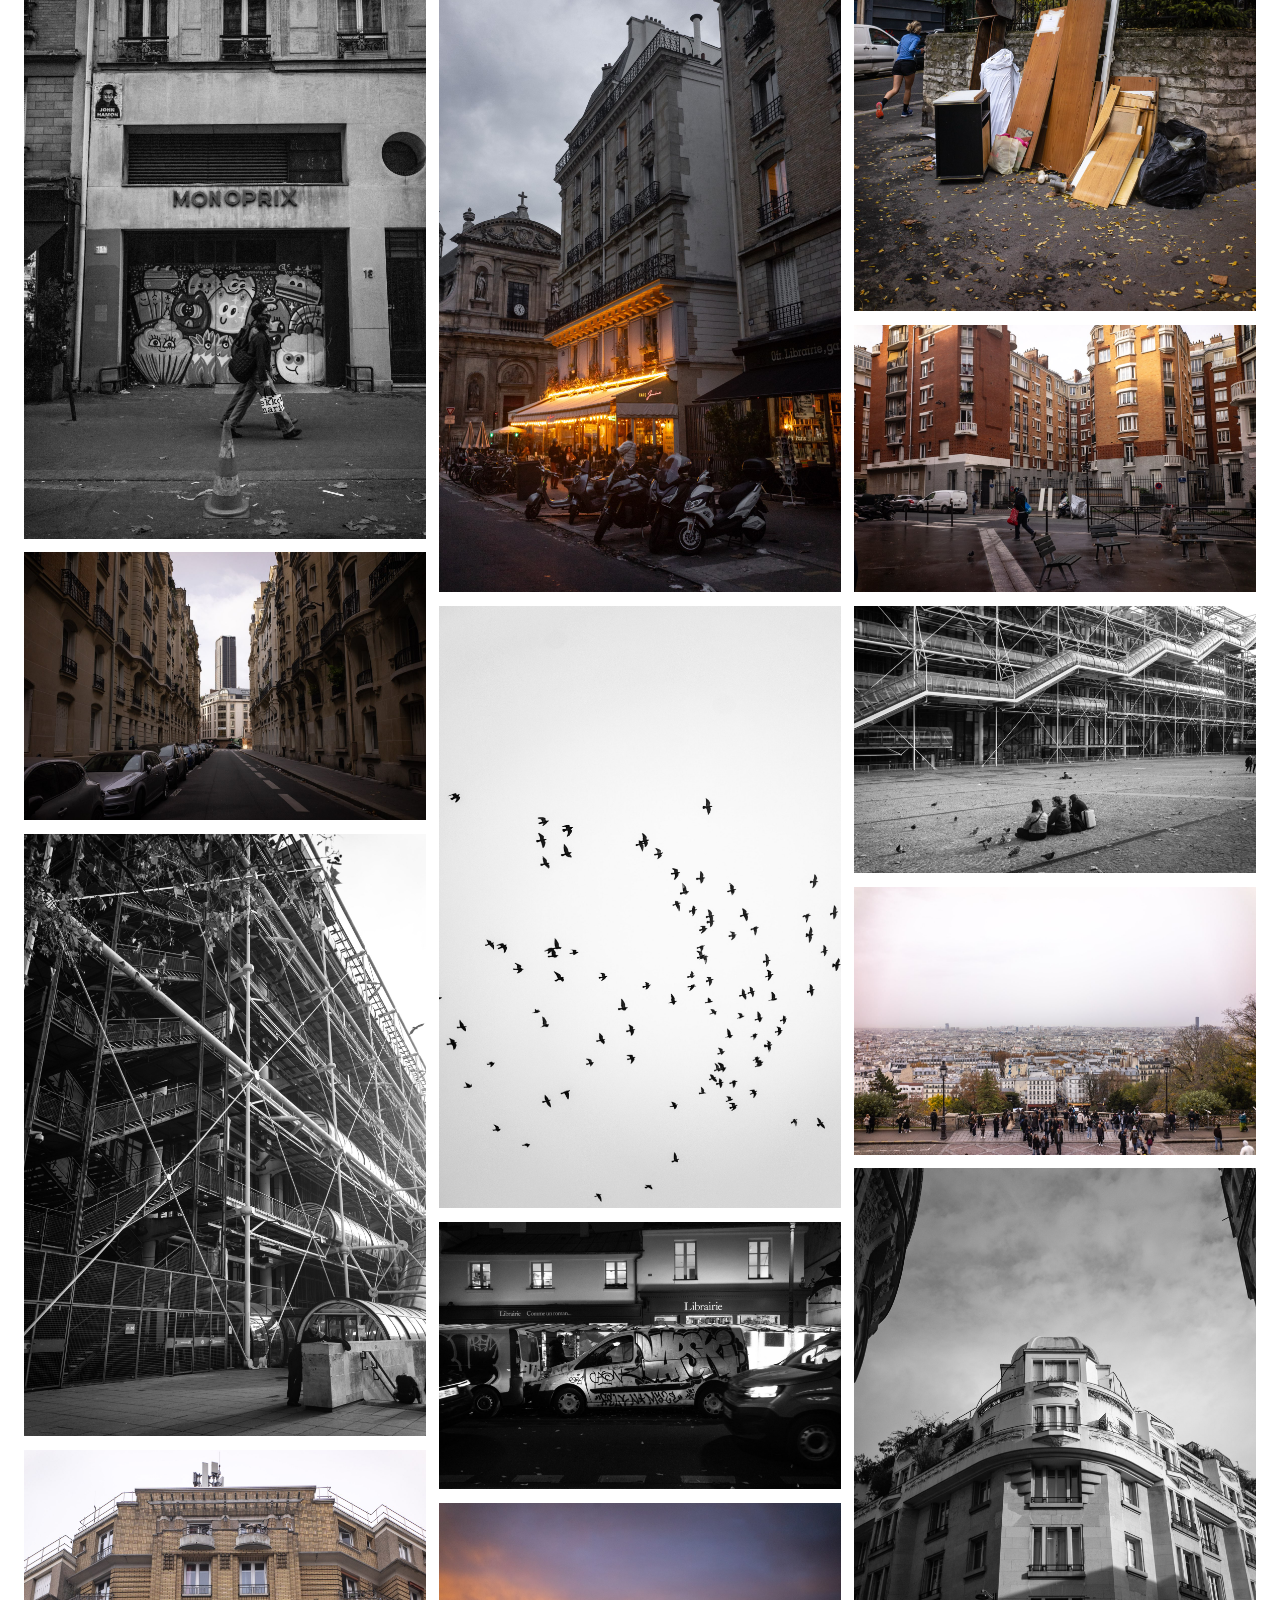
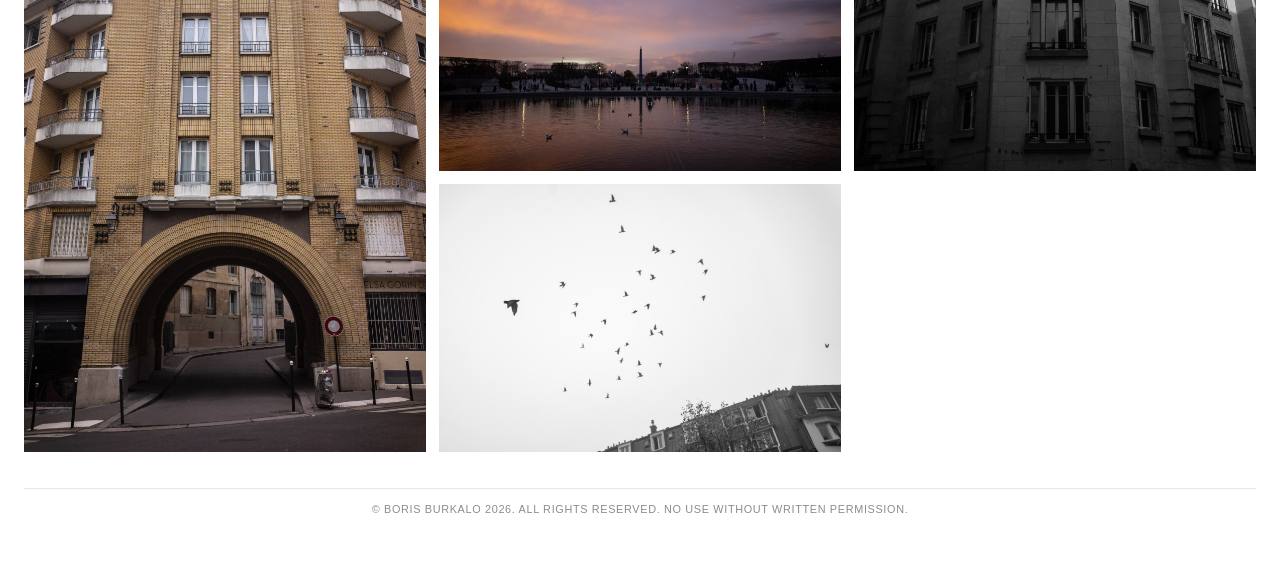
<file: albums/paris.html>
<!DOCTYPE html>
<html lang="en">
  <head>
    <meta charset="utf-8" />
    <meta name="viewport" content="width=device-width, initial-scale=1" />
    <meta name="color-scheme" content="light" />
    <title>Paris</title>
    <link rel="stylesheet" href="../assets/styles.css" />
    <script defer src="../assets/script.js"></script>
  </head>
  <body class="album-page">
    <main class="page-shell">
      
            <a class="back-link" href="../index.html">Back to albums</a>
            <section class="photo-grid" aria-label="Paris photos">
              <button
      class="photo-button"
      type="button"
      data-lightbox-image="../assets/galleries/paris/DSA08035.jpg"
      data-lightbox-caption="DSA08035.jpg"
    >
      <img
        src="../assets/galleries/paris/DSA08035.jpg"
        alt="DSA08035.jpg from Paris"
        loading="lazy"
        draggable="false"
      />
    </button>
<button
      class="photo-button"
      type="button"
      data-lightbox-image="../assets/galleries/paris/DSA08029.jpg"
      data-lightbox-caption="DSA08029.jpg"
    >
      <img
        src="../assets/galleries/paris/DSA08029.jpg"
        alt="DSA08029.jpg from Paris"
        loading="lazy"
        draggable="false"
      />
    </button>
<button
      class="photo-button"
      type="button"
      data-lightbox-image="../assets/galleries/paris/DSA08172.jpg"
      data-lightbox-caption="DSA08172.jpg"
    >
      <img
        src="../assets/galleries/paris/DSA08172.jpg"
        alt="DSA08172.jpg from Paris"
        loading="lazy"
        draggable="false"
      />
    </button>
<button
      class="photo-button"
      type="button"
      data-lightbox-image="../assets/galleries/paris/DSA08032.jpg"
      data-lightbox-caption="DSA08032.jpg"
    >
      <img
        src="../assets/galleries/paris/DSA08032.jpg"
        alt="DSA08032.jpg from Paris"
        loading="lazy"
        draggable="false"
      />
    </button>
<button
      class="photo-button"
      type="button"
      data-lightbox-image="../assets/galleries/paris/DSA08020-2.jpg"
      data-lightbox-caption="DSA08020-2.jpg"
    >
      <img
        src="../assets/galleries/paris/DSA08020-2.jpg"
        alt="DSA08020-2.jpg from Paris"
        loading="lazy"
        draggable="false"
      />
    </button>
<button
      class="photo-button"
      type="button"
      data-lightbox-image="../assets/galleries/paris/DSA08102.jpg"
      data-lightbox-caption="DSA08102.jpg"
    >
      <img
        src="../assets/galleries/paris/DSA08102.jpg"
        alt="DSA08102.jpg from Paris"
        loading="lazy"
        draggable="false"
      />
    </button>
<button
      class="photo-button"
      type="button"
      data-lightbox-image="../assets/galleries/paris/DSA08061.jpg"
      data-lightbox-caption="DSA08061.jpg"
    >
      <img
        src="../assets/galleries/paris/DSA08061.jpg"
        alt="DSA08061.jpg from Paris"
        loading="lazy"
        draggable="false"
      />
    </button>
<button
      class="photo-button"
      type="button"
      data-lightbox-image="../assets/galleries/paris/DSA08119.jpg"
      data-lightbox-caption="DSA08119.jpg"
    >
      <img
        src="../assets/galleries/paris/DSA08119.jpg"
        alt="DSA08119.jpg from Paris"
        loading="lazy"
        draggable="false"
      />
    </button>
<button
      class="photo-button"
      type="button"
      data-lightbox-image="../assets/galleries/paris/DSA08076.jpg"
      data-lightbox-caption="DSA08076.jpg"
    >
      <img
        src="../assets/galleries/paris/DSA08076.jpg"
        alt="DSA08076.jpg from Paris"
        loading="lazy"
        draggable="false"
      />
    </button>
<button
      class="photo-button"
      type="button"
      data-lightbox-image="../assets/galleries/paris/DSA08050.jpg"
      data-lightbox-caption="DSA08050.jpg"
    >
      <img
        src="../assets/galleries/paris/DSA08050.jpg"
        alt="DSA08050.jpg from Paris"
        loading="lazy"
        draggable="false"
      />
    </button>
<button
      class="photo-button"
      type="button"
      data-lightbox-image="../assets/galleries/paris/DSA08129.jpg"
      data-lightbox-caption="DSA08129.jpg"
    >
      <img
        src="../assets/galleries/paris/DSA08129.jpg"
        alt="DSA08129.jpg from Paris"
        loading="lazy"
        draggable="false"
      />
    </button>
<button
      class="photo-button"
      type="button"
      data-lightbox-image="../assets/galleries/paris/DSA08022.jpg"
      data-lightbox-caption="DSA08022.jpg"
    >
      <img
        src="../assets/galleries/paris/DSA08022.jpg"
        alt="DSA08022.jpg from Paris"
        loading="lazy"
        draggable="false"
      />
    </button>
<button
      class="photo-button"
      type="button"
      data-lightbox-image="../assets/galleries/paris/DSA08149-2.jpg"
      data-lightbox-caption="DSA08149-2.jpg"
    >
      <img
        src="../assets/galleries/paris/DSA08149-2.jpg"
        alt="DSA08149-2.jpg from Paris"
        loading="lazy"
        draggable="false"
      />
    </button>
<button
      class="photo-button"
      type="button"
      data-lightbox-image="../assets/galleries/paris/DSA08025-2.jpg"
      data-lightbox-caption="DSA08025-2.jpg"
    >
      <img
        src="../assets/galleries/paris/DSA08025-2.jpg"
        alt="DSA08025-2.jpg from Paris"
        loading="lazy"
        draggable="false"
      />
    </button>
<button
      class="photo-button"
      type="button"
      data-lightbox-image="../assets/galleries/paris/DSA08084.jpg"
      data-lightbox-caption="DSA08084.jpg"
    >
      <img
        src="../assets/galleries/paris/DSA08084.jpg"
        alt="DSA08084.jpg from Paris"
        loading="lazy"
        draggable="false"
      />
    </button>
<button
      class="photo-button"
      type="button"
      data-lightbox-image="../assets/galleries/paris/DSA08140.jpg"
      data-lightbox-caption="DSA08140.jpg"
    >
      <img
        src="../assets/galleries/paris/DSA08140.jpg"
        alt="DSA08140.jpg from Paris"
        loading="lazy"
        draggable="false"
      />
    </button>
<button
      class="photo-button"
      type="button"
      data-lightbox-image="../assets/galleries/paris/DSA08145-2.jpg"
      data-lightbox-caption="DSA08145-2.jpg"
    >
      <img
        src="../assets/galleries/paris/DSA08145-2.jpg"
        alt="DSA08145-2.jpg from Paris"
        loading="lazy"
        draggable="false"
      />
    </button>
<button
      class="photo-button"
      type="button"
      data-lightbox-image="../assets/galleries/paris/DSA08144-2.jpg"
      data-lightbox-caption="DSA08144-2.jpg"
    >
      <img
        src="../assets/galleries/paris/DSA08144-2.jpg"
        alt="DSA08144-2.jpg from Paris"
        loading="lazy"
        draggable="false"
      />
    </button>
<button
      class="photo-button"
      type="button"
      data-lightbox-image="../assets/galleries/paris/DSA08038.jpg"
      data-lightbox-caption="DSA08038.jpg"
    >
      <img
        src="../assets/galleries/paris/DSA08038.jpg"
        alt="DSA08038.jpg from Paris"
        loading="lazy"
        draggable="false"
      />
    </button>
<button
      class="photo-button"
      type="button"
      data-lightbox-image="../assets/galleries/paris/DSA08100.jpg"
      data-lightbox-caption="DSA08100.jpg"
    >
      <img
        src="../assets/galleries/paris/DSA08100.jpg"
        alt="DSA08100.jpg from Paris"
        loading="lazy"
        draggable="false"
      />
    </button>
<button
      class="photo-button"
      type="button"
      data-lightbox-image="../assets/galleries/paris/DSA08058-2.jpg"
      data-lightbox-caption="DSA08058-2.jpg"
    >
      <img
        src="../assets/galleries/paris/DSA08058-2.jpg"
        alt="DSA08058-2.jpg from Paris"
        loading="lazy"
        draggable="false"
      />
    </button>
<button
      class="photo-button"
      type="button"
      data-lightbox-image="../assets/galleries/paris/DSA08048.jpg"
      data-lightbox-caption="DSA08048.jpg"
    >
      <img
        src="../assets/galleries/paris/DSA08048.jpg"
        alt="DSA08048.jpg from Paris"
        loading="lazy"
        draggable="false"
      />
    </button>
<button
      class="photo-button"
      type="button"
      data-lightbox-image="../assets/galleries/paris/cover.jpg"
      data-lightbox-caption="cover.jpg"
    >
      <img
        src="../assets/galleries/paris/cover.jpg"
        alt="cover.jpg from Paris"
        loading="lazy"
        draggable="false"
      />
    </button>
            </section>
            <footer class="site-notice">
      <p>© Boris Burkalo 2026. All rights reserved. No use without written permission.</p>
    </footer>
            <dialog class="lightbox" aria-label="Expanded photo viewer">
              <img class="lightbox-image" alt="" />
            </dialog>
            
    </main>
  </body>
</html>
</file>
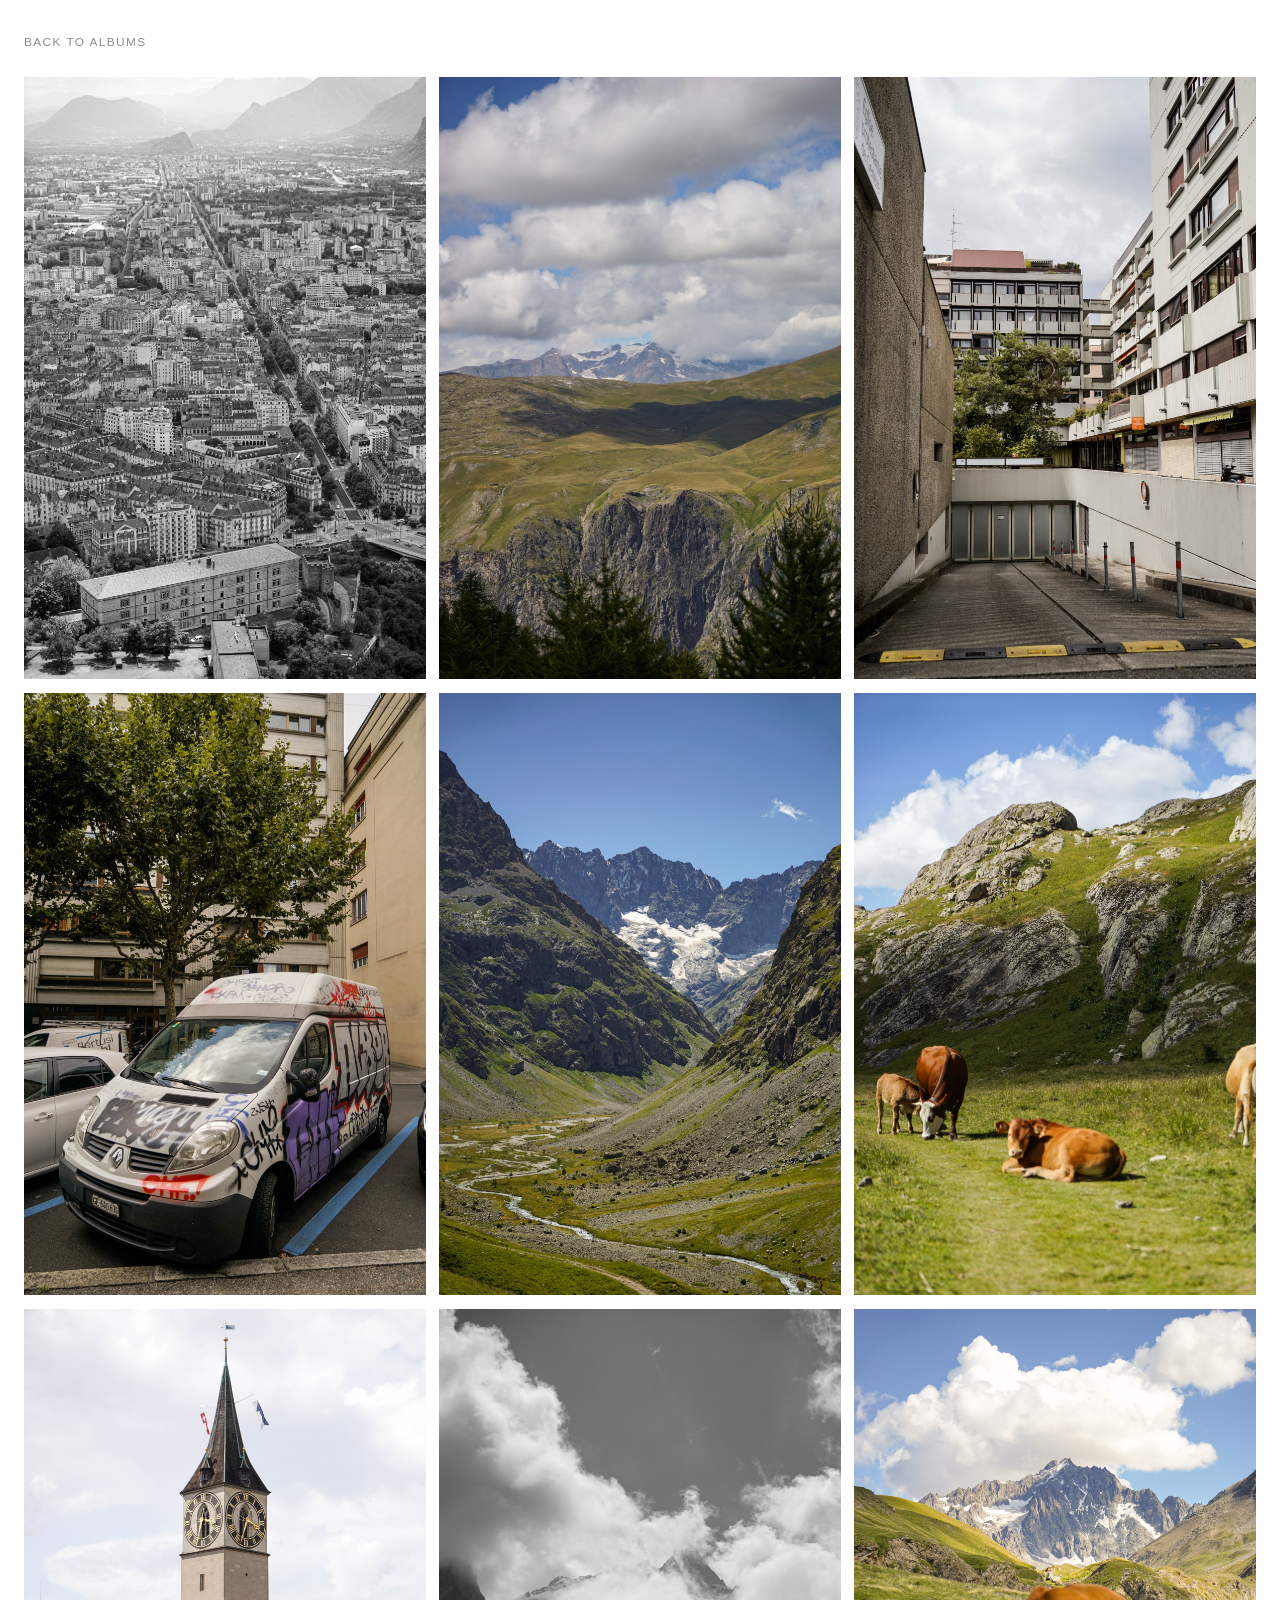
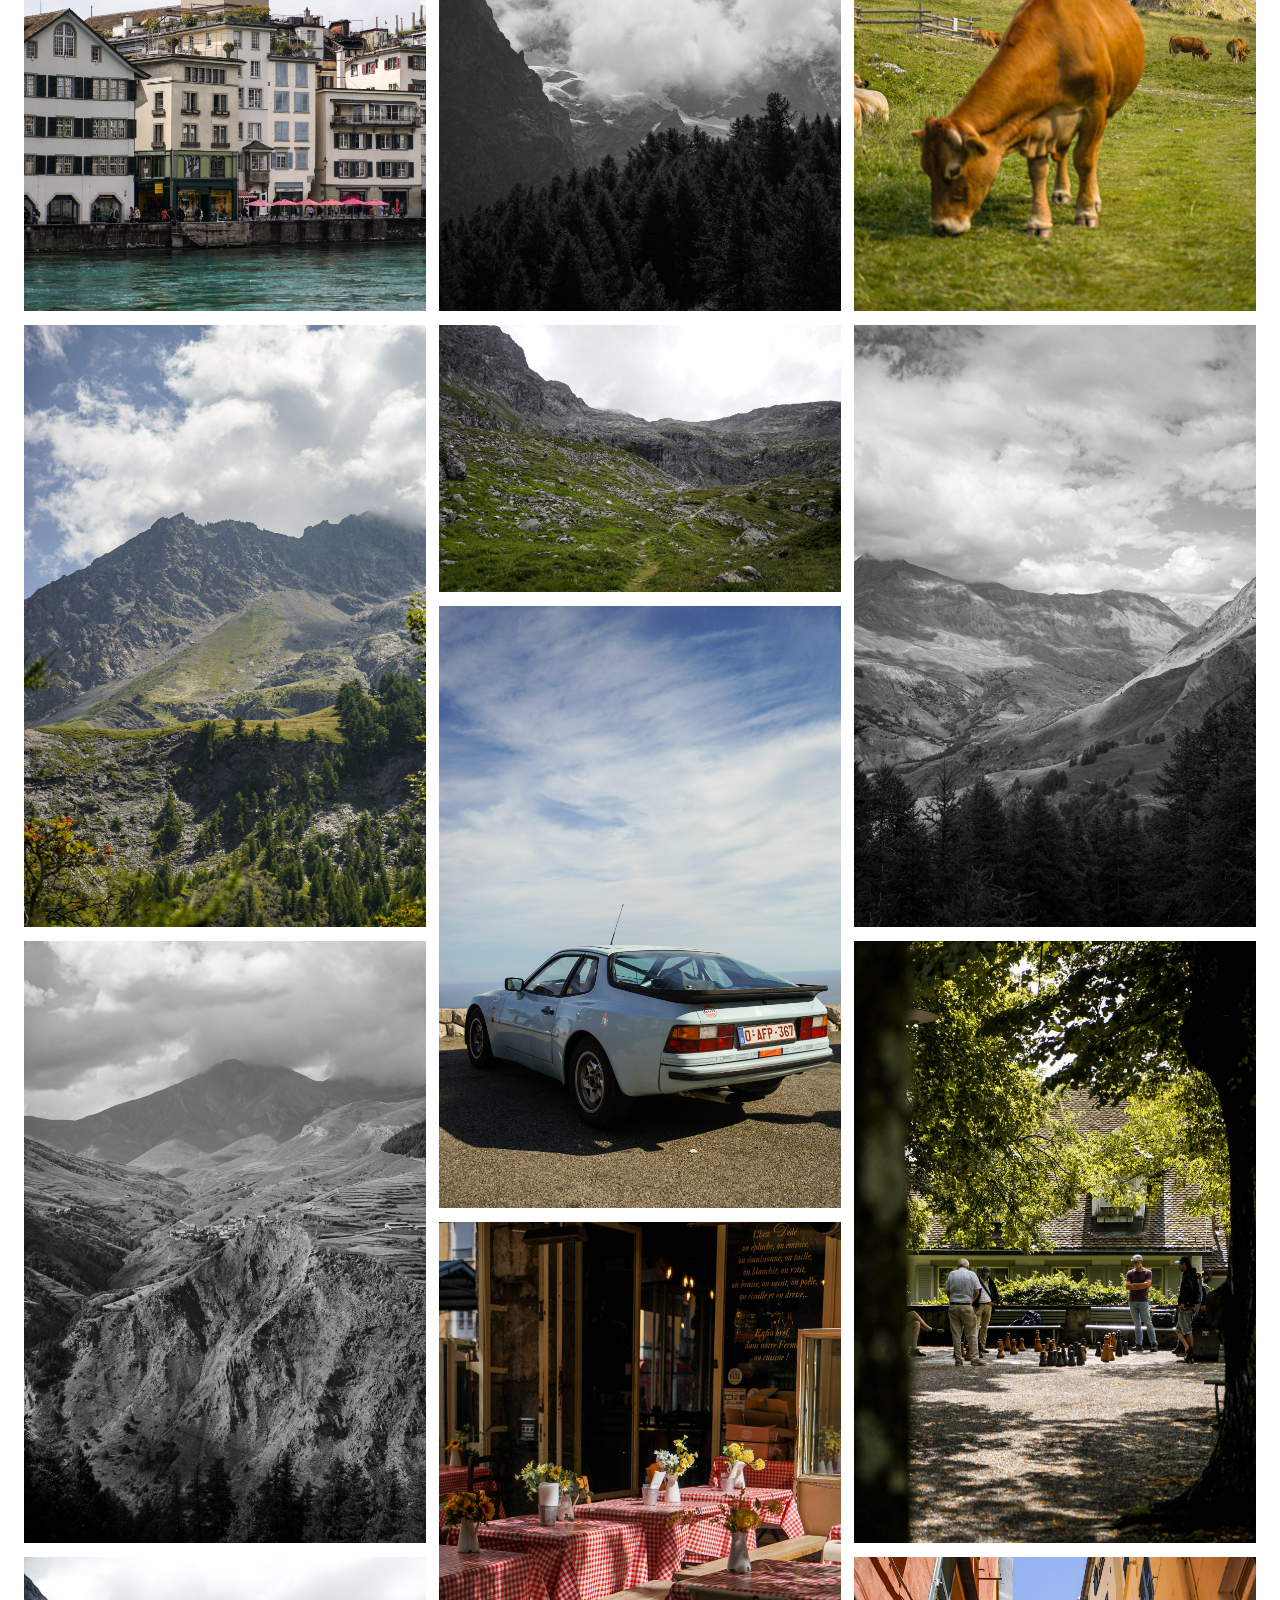
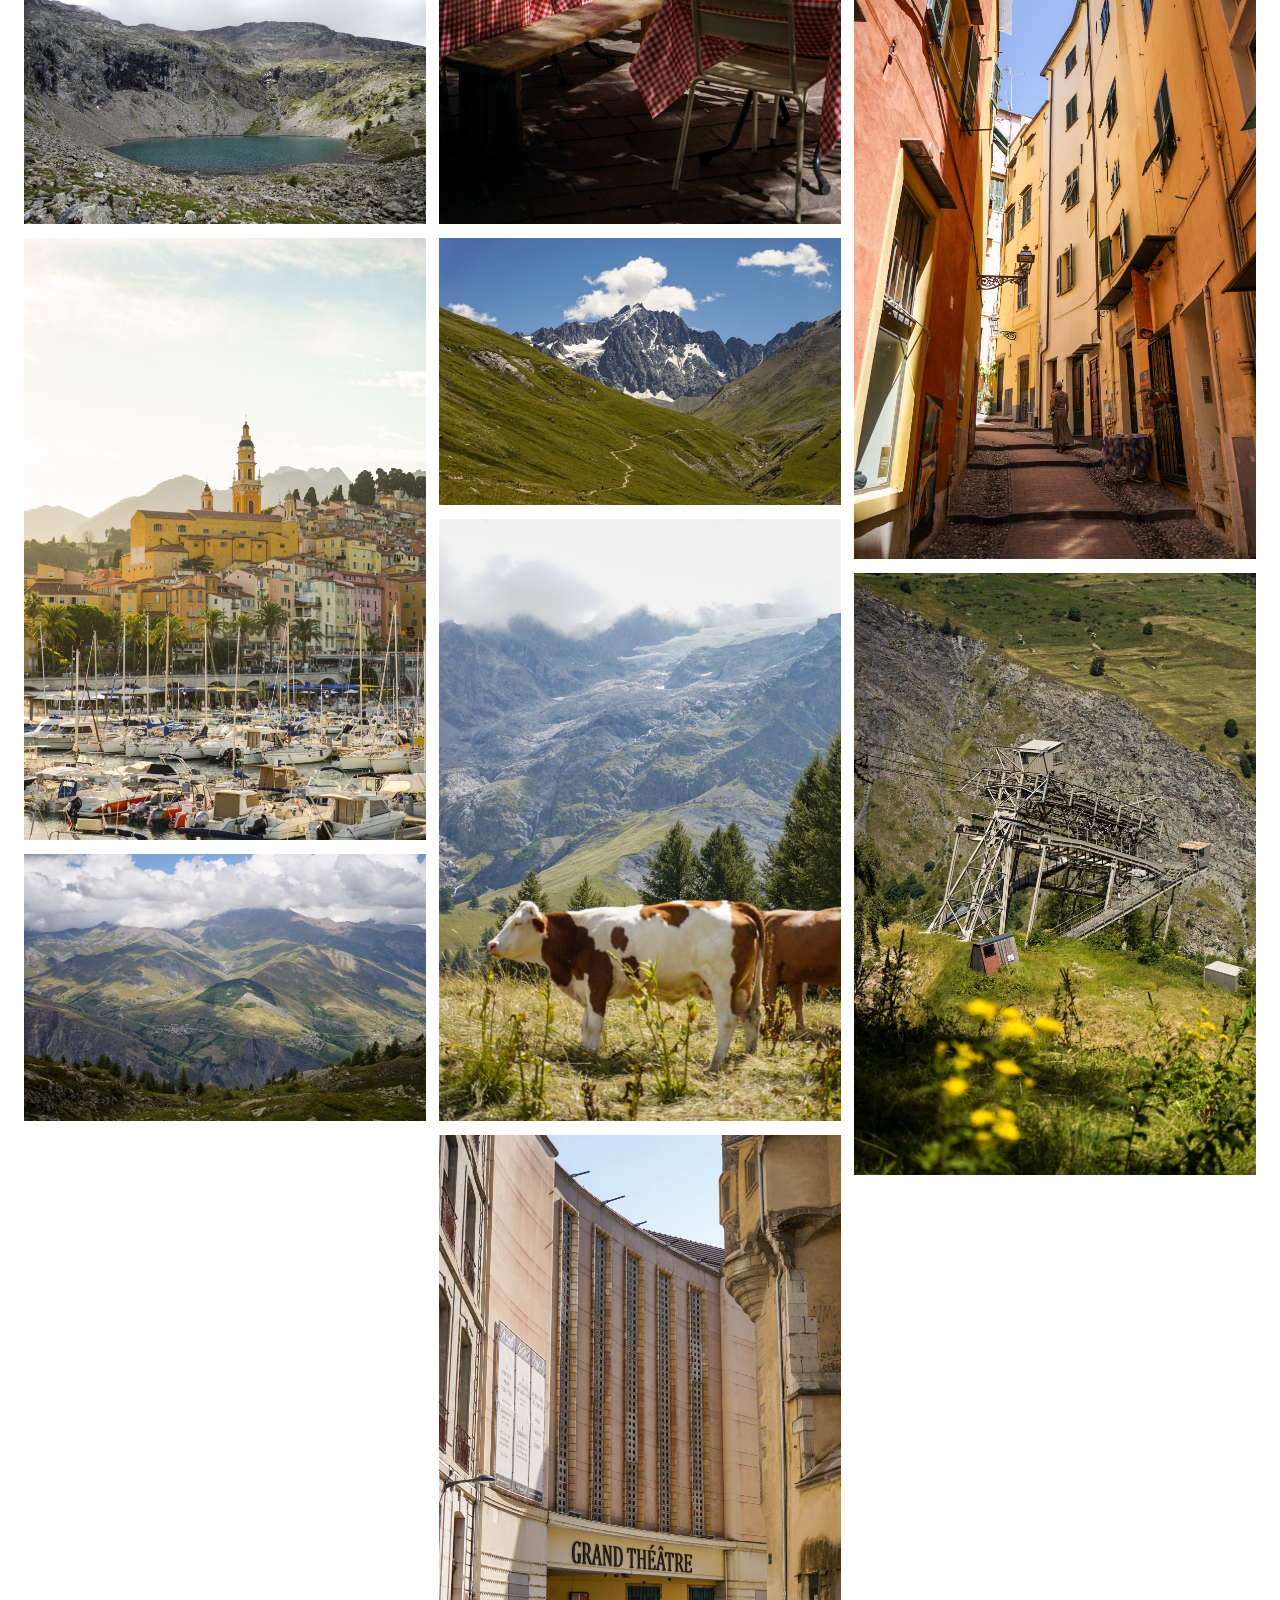
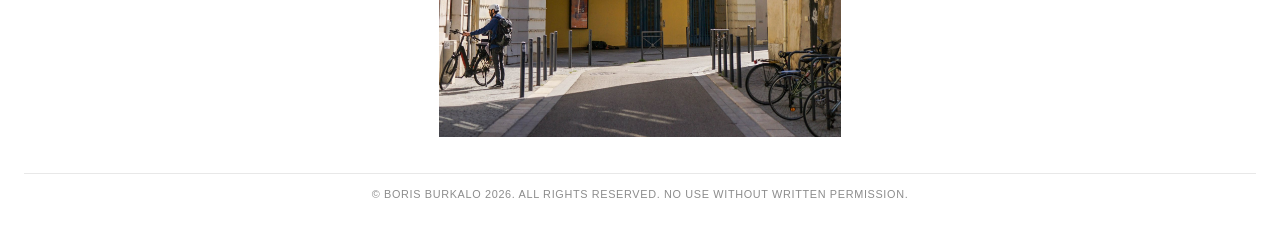
<file: albums/roadtrip.html>
<!DOCTYPE html>
<html lang="en">
  <head>
    <meta charset="utf-8" />
    <meta name="viewport" content="width=device-width, initial-scale=1" />
    <meta name="color-scheme" content="light" />
    <title>Roadtrip</title>
    <link rel="stylesheet" href="../assets/styles.css" />
    <script defer src="../assets/script.js"></script>
  </head>
  <body class="album-page">
    <main class="page-shell">
      
            <a class="back-link" href="../index.html">Back to albums</a>
            <section class="photo-grid" aria-label="Roadtrip photos">
              <button
      class="photo-button"
      type="button"
      data-lightbox-image="../assets/galleries/roadtrip/DSA07555-2.jpg"
      data-lightbox-caption="DSA07555-2.jpg"
    >
      <img
        src="../assets/galleries/roadtrip/DSA07555-2.jpg"
        alt="DSA07555-2.jpg from Roadtrip"
        loading="lazy"
        draggable="false"
      />
    </button>
<button
      class="photo-button"
      type="button"
      data-lightbox-image="../assets/galleries/roadtrip/DSA07523.jpg"
      data-lightbox-caption="DSA07523.jpg"
    >
      <img
        src="../assets/galleries/roadtrip/DSA07523.jpg"
        alt="DSA07523.jpg from Roadtrip"
        loading="lazy"
        draggable="false"
      />
    </button>
<button
      class="photo-button"
      type="button"
      data-lightbox-image="../assets/galleries/roadtrip/DSA07487.jpg"
      data-lightbox-caption="DSA07487.jpg"
    >
      <img
        src="../assets/galleries/roadtrip/DSA07487.jpg"
        alt="DSA07487.jpg from Roadtrip"
        loading="lazy"
        draggable="false"
      />
    </button>
<button
      class="photo-button"
      type="button"
      data-lightbox-image="../assets/galleries/roadtrip/DSA07560.jpg"
      data-lightbox-caption="DSA07560.jpg"
    >
      <img
        src="../assets/galleries/roadtrip/DSA07560.jpg"
        alt="DSA07560.jpg from Roadtrip"
        loading="lazy"
        draggable="false"
      />
    </button>
<button
      class="photo-button"
      type="button"
      data-lightbox-image="../assets/galleries/roadtrip/DSA07632-2.jpg"
      data-lightbox-caption="DSA07632-2.jpg"
    >
      <img
        src="../assets/galleries/roadtrip/DSA07632-2.jpg"
        alt="DSA07632-2.jpg from Roadtrip"
        loading="lazy"
        draggable="false"
      />
    </button>
<button
      class="photo-button"
      type="button"
      data-lightbox-image="../assets/galleries/roadtrip/DSA07614.jpg"
      data-lightbox-caption="DSA07614.jpg"
    >
      <img
        src="../assets/galleries/roadtrip/DSA07614.jpg"
        alt="DSA07614.jpg from Roadtrip"
        loading="lazy"
        draggable="false"
      />
    </button>
<button
      class="photo-button"
      type="button"
      data-lightbox-image="../assets/galleries/roadtrip/DSA07749.jpg"
      data-lightbox-caption="DSA07749.jpg"
    >
      <img
        src="../assets/galleries/roadtrip/DSA07749.jpg"
        alt="DSA07749.jpg from Roadtrip"
        loading="lazy"
        draggable="false"
      />
    </button>
<button
      class="photo-button"
      type="button"
      data-lightbox-image="../assets/galleries/roadtrip/DSA07604.jpg"
      data-lightbox-caption="DSA07604.jpg"
    >
      <img
        src="../assets/galleries/roadtrip/DSA07604.jpg"
        alt="DSA07604.jpg from Roadtrip"
        loading="lazy"
        draggable="false"
      />
    </button>
<button
      class="photo-button"
      type="button"
      data-lightbox-image="../assets/galleries/roadtrip/DSA07590.jpg"
      data-lightbox-caption="DSA07590.jpg"
    >
      <img
        src="../assets/galleries/roadtrip/DSA07590.jpg"
        alt="DSA07590.jpg from Roadtrip"
        loading="lazy"
        draggable="false"
      />
    </button>
<button
      class="photo-button"
      type="button"
      data-lightbox-image="../assets/galleries/roadtrip/DSA07663.jpg"
      data-lightbox-caption="DSA07663.jpg"
    >
      <img
        src="../assets/galleries/roadtrip/DSA07663.jpg"
        alt="DSA07663.jpg from Roadtrip"
        loading="lazy"
        draggable="false"
      />
    </button>
<button
      class="photo-button"
      type="button"
      data-lightbox-image="../assets/galleries/roadtrip/DSA07581.jpg"
      data-lightbox-caption="DSA07581.jpg"
    >
      <img
        src="../assets/galleries/roadtrip/DSA07581.jpg"
        alt="DSA07581.jpg from Roadtrip"
        loading="lazy"
        draggable="false"
      />
    </button>
<button
      class="photo-button"
      type="button"
      data-lightbox-image="../assets/galleries/roadtrip/DSA07596.jpg"
      data-lightbox-caption="DSA07596.jpg"
    >
      <img
        src="../assets/galleries/roadtrip/DSA07596.jpg"
        alt="DSA07596.jpg from Roadtrip"
        loading="lazy"
        draggable="false"
      />
    </button>
<button
      class="photo-button"
      type="button"
      data-lightbox-image="../assets/galleries/roadtrip/DSA07735.jpg"
      data-lightbox-caption="DSA07735.jpg"
    >
      <img
        src="../assets/galleries/roadtrip/DSA07735.jpg"
        alt="DSA07735.jpg from Roadtrip"
        loading="lazy"
        draggable="false"
      />
    </button>
<button
      class="photo-button"
      type="button"
      data-lightbox-image="../assets/galleries/roadtrip/DSA07546-2.jpg"
      data-lightbox-caption="DSA07546-2.jpg"
    >
      <img
        src="../assets/galleries/roadtrip/DSA07546-2.jpg"
        alt="DSA07546-2.jpg from Roadtrip"
        loading="lazy"
        draggable="false"
      />
    </button>
<button
      class="photo-button"
      type="button"
      data-lightbox-image="../assets/galleries/roadtrip/DSA07671.jpg"
      data-lightbox-caption="DSA07671.jpg"
    >
      <img
        src="../assets/galleries/roadtrip/DSA07671.jpg"
        alt="DSA07671.jpg from Roadtrip"
        loading="lazy"
        draggable="false"
      />
    </button>
<button
      class="photo-button"
      type="button"
      data-lightbox-image="../assets/galleries/roadtrip/DSA07564.jpg"
      data-lightbox-caption="DSA07564.jpg"
    >
      <img
        src="../assets/galleries/roadtrip/DSA07564.jpg"
        alt="DSA07564.jpg from Roadtrip"
        loading="lazy"
        draggable="false"
      />
    </button>
<button
      class="photo-button"
      type="button"
      data-lightbox-image="../assets/galleries/roadtrip/DSA07539.jpg"
      data-lightbox-caption="DSA07539.jpg"
    >
      <img
        src="../assets/galleries/roadtrip/DSA07539.jpg"
        alt="DSA07539.jpg from Roadtrip"
        loading="lazy"
        draggable="false"
      />
    </button>
<button
      class="photo-button"
      type="button"
      data-lightbox-image="../assets/galleries/roadtrip/DSA07522.jpg"
      data-lightbox-caption="DSA07522.jpg"
    >
      <img
        src="../assets/galleries/roadtrip/DSA07522.jpg"
        alt="DSA07522.jpg from Roadtrip"
        loading="lazy"
        draggable="false"
      />
    </button>
<button
      class="photo-button"
      type="button"
      data-lightbox-image="../assets/galleries/roadtrip/DSA07704.jpg"
      data-lightbox-caption="DSA07704.jpg"
    >
      <img
        src="../assets/galleries/roadtrip/DSA07704.jpg"
        alt="DSA07704.jpg from Roadtrip"
        loading="lazy"
        draggable="false"
      />
    </button>
<button
      class="photo-button"
      type="button"
      data-lightbox-image="../assets/galleries/roadtrip/cover.jpg"
      data-lightbox-caption="cover.jpg"
    >
      <img
        src="../assets/galleries/roadtrip/cover.jpg"
        alt="cover.jpg from Roadtrip"
        loading="lazy"
        draggable="false"
      />
    </button>
<button
      class="photo-button"
      type="button"
      data-lightbox-image="../assets/galleries/roadtrip/DSA07631.jpg"
      data-lightbox-caption="DSA07631.jpg"
    >
      <img
        src="../assets/galleries/roadtrip/DSA07631.jpg"
        alt="DSA07631.jpg from Roadtrip"
        loading="lazy"
        draggable="false"
      />
    </button>
<button
      class="photo-button"
      type="button"
      data-lightbox-image="../assets/galleries/roadtrip/DSA07506.jpg"
      data-lightbox-caption="DSA07506.jpg"
    >
      <img
        src="../assets/galleries/roadtrip/DSA07506.jpg"
        alt="DSA07506.jpg from Roadtrip"
        loading="lazy"
        draggable="false"
      />
    </button>
<button
      class="photo-button"
      type="button"
      data-lightbox-image="../assets/galleries/roadtrip/DSA07762.jpg"
      data-lightbox-caption="DSA07762.jpg"
    >
      <img
        src="../assets/galleries/roadtrip/DSA07762.jpg"
        alt="DSA07762.jpg from Roadtrip"
        loading="lazy"
        draggable="false"
      />
    </button>
<button
      class="photo-button"
      type="button"
      data-lightbox-image="../assets/galleries/roadtrip/DSA07575.jpg"
      data-lightbox-caption="DSA07575.jpg"
    >
      <img
        src="../assets/galleries/roadtrip/DSA07575.jpg"
        alt="DSA07575.jpg from Roadtrip"
        loading="lazy"
        draggable="false"
      />
    </button>
            </section>
            <footer class="site-notice">
      <p>© Boris Burkalo 2026. All rights reserved. No use without written permission.</p>
    </footer>
            <dialog class="lightbox" aria-label="Expanded photo viewer">
              <img class="lightbox-image" alt="" />
            </dialog>
            
    </main>
  </body>
</html>
</file>
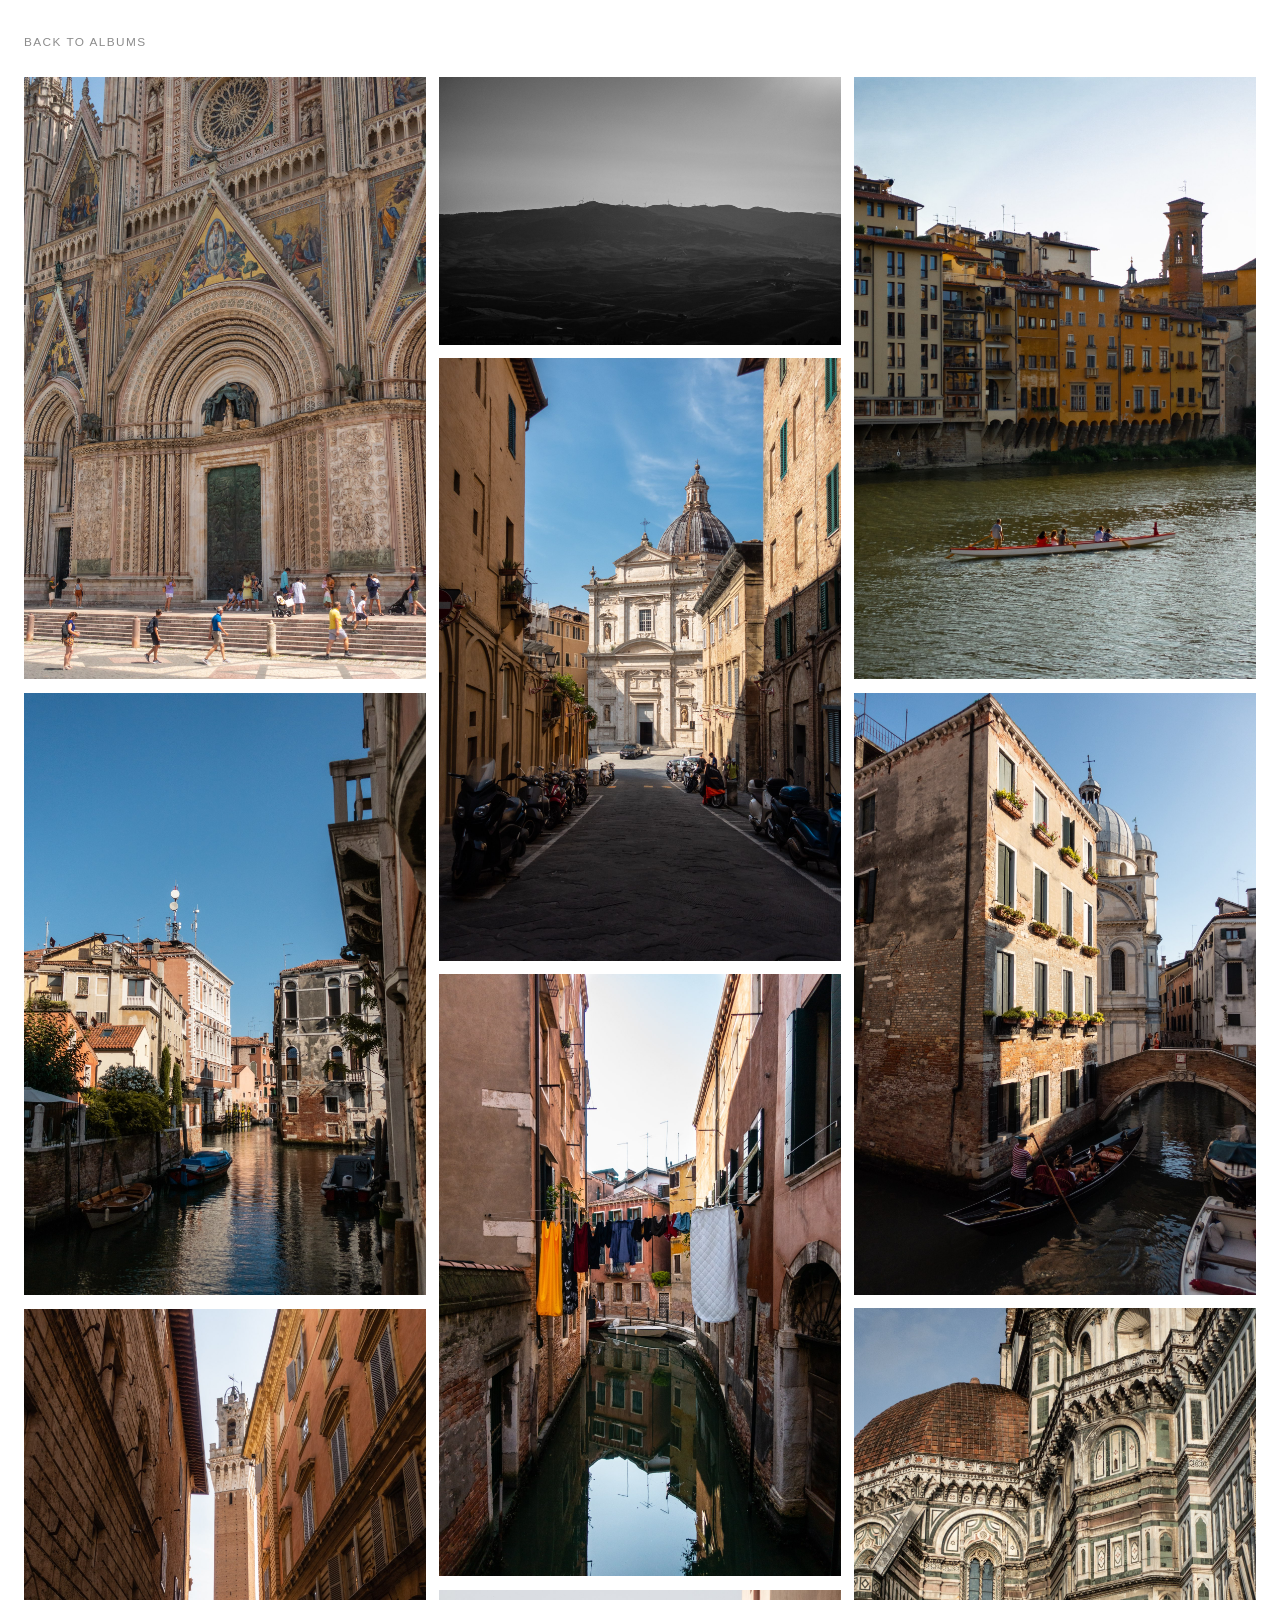
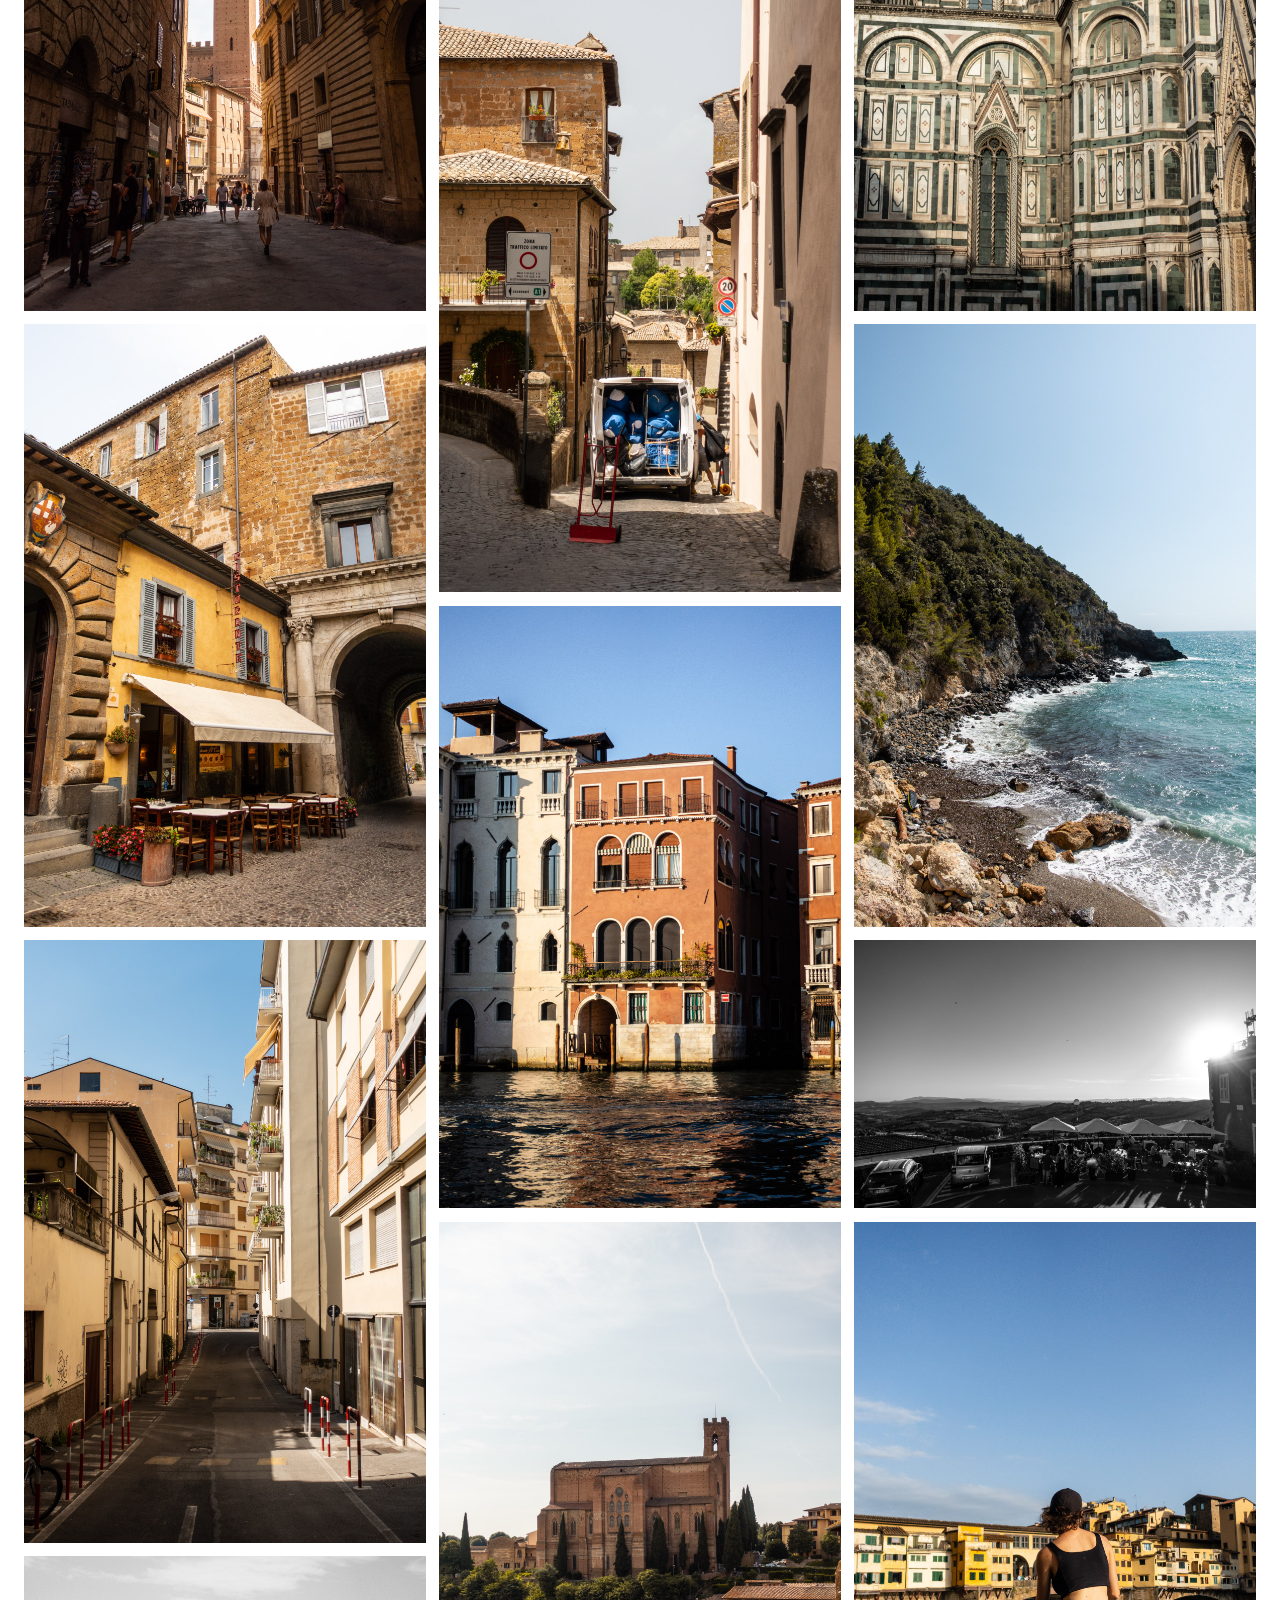
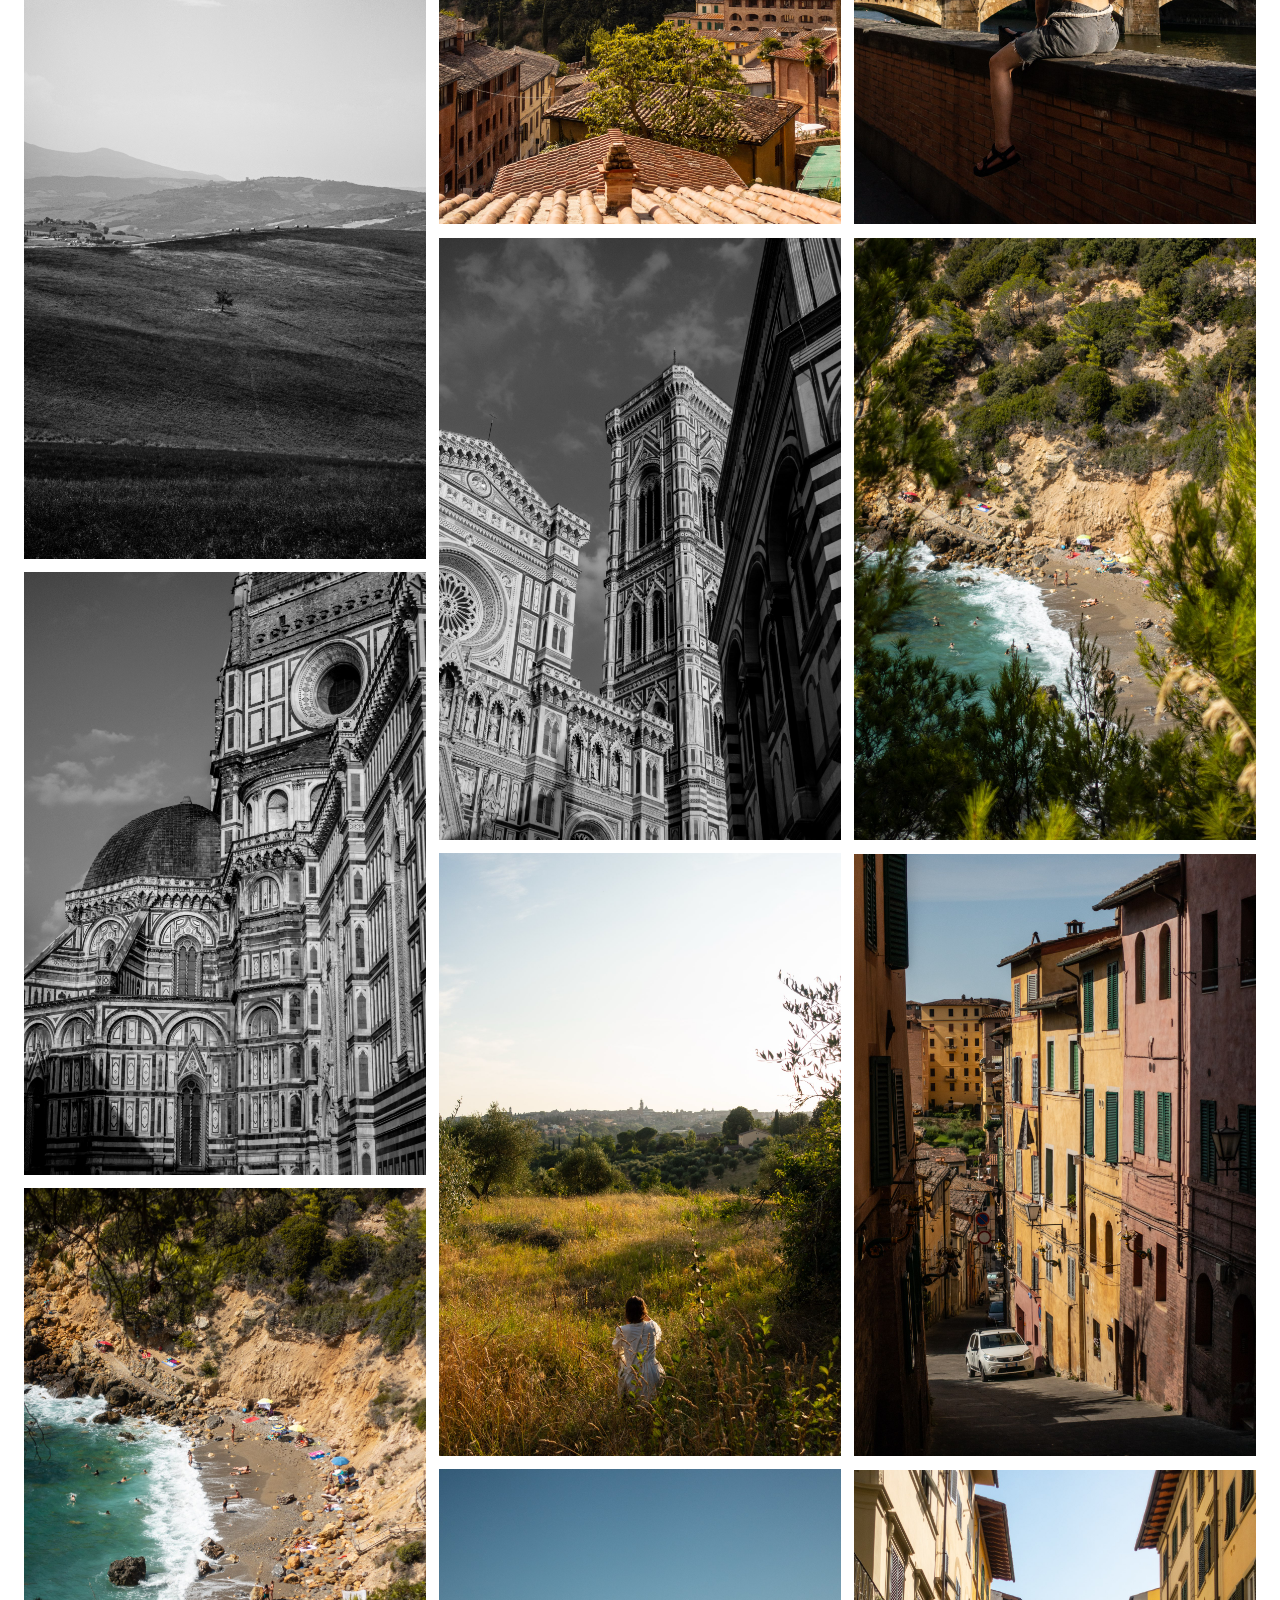
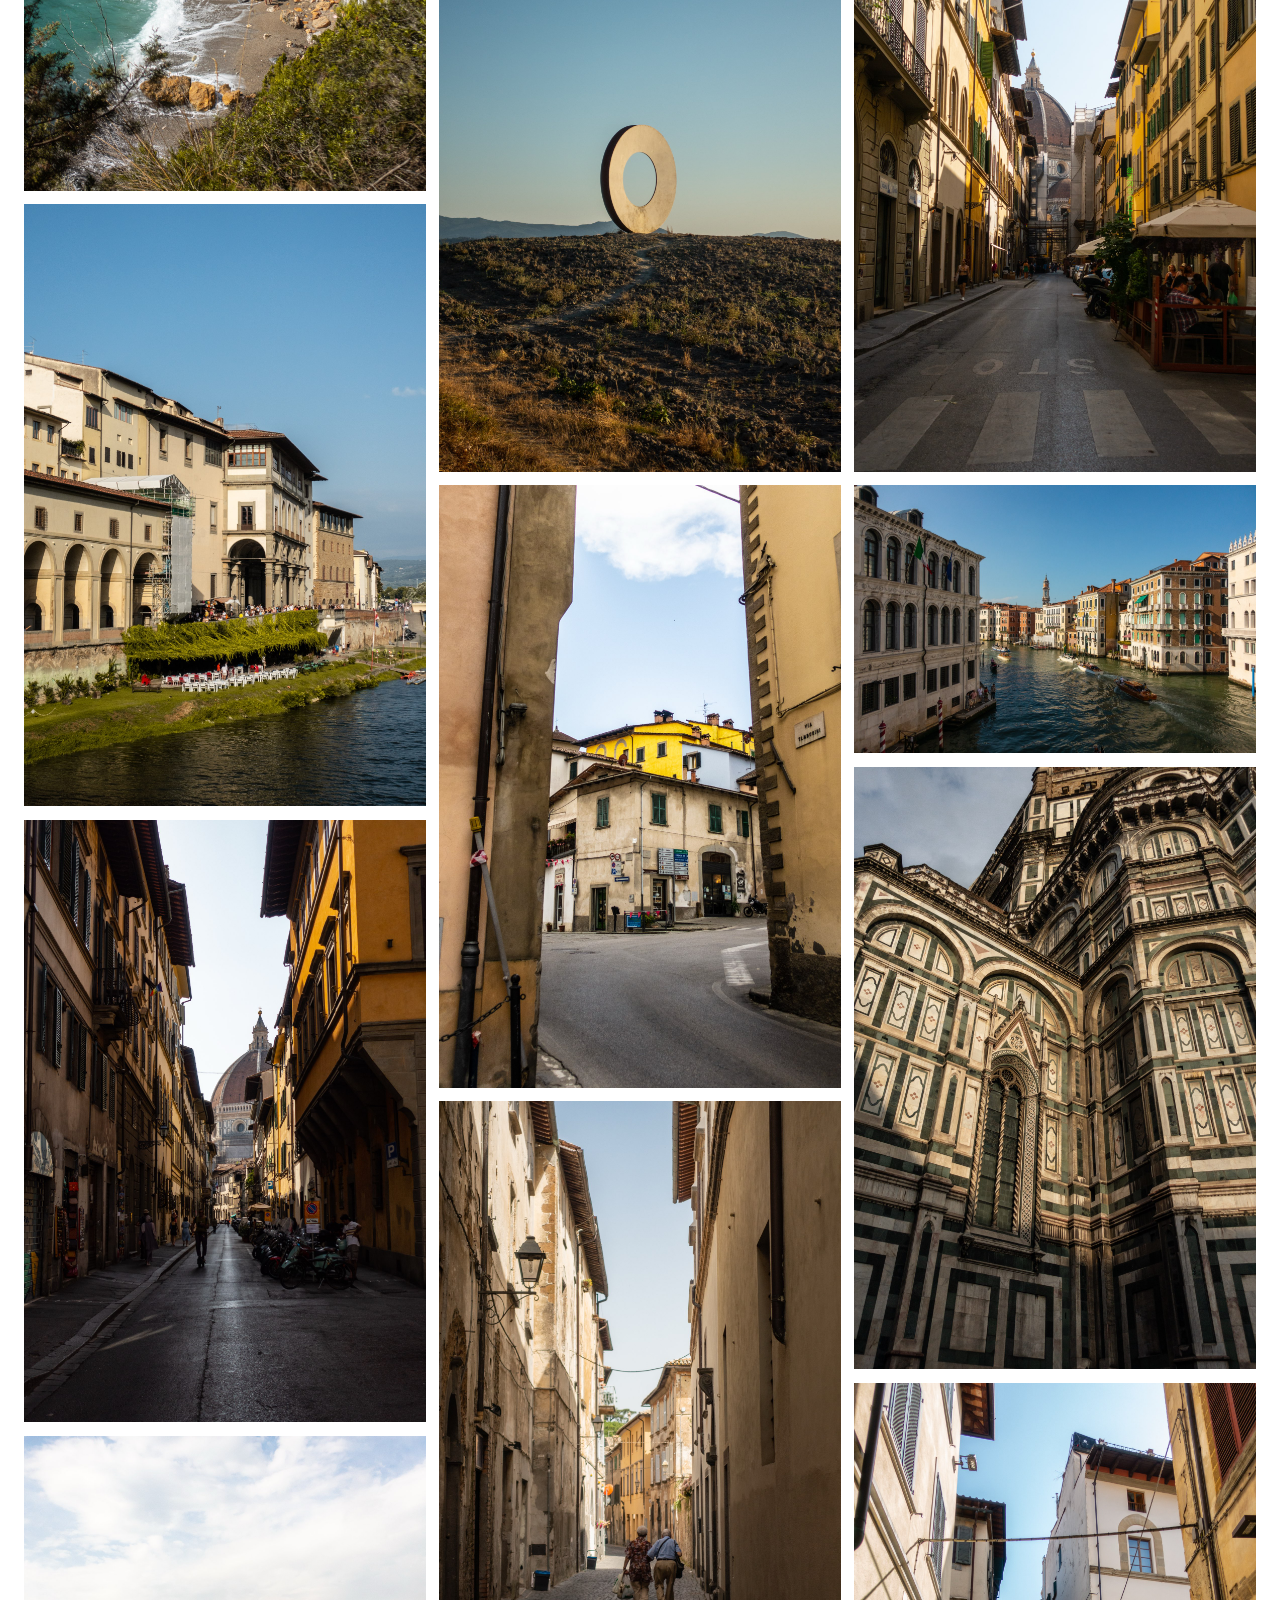
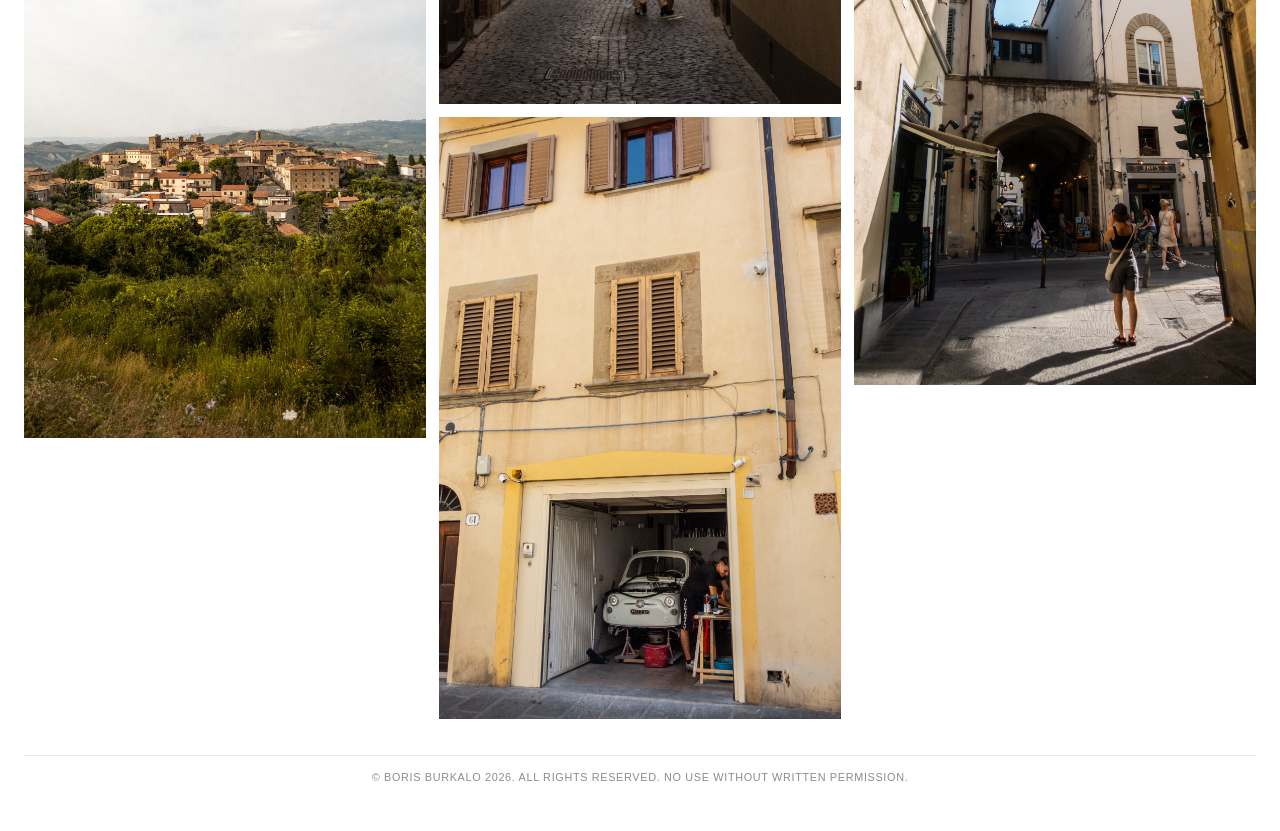
<file: albums/tuscany.html>
<!DOCTYPE html>
<html lang="en">
  <head>
    <meta charset="utf-8" />
    <meta name="viewport" content="width=device-width, initial-scale=1" />
    <meta name="color-scheme" content="light" />
    <title>Tuscany</title>
    <link rel="stylesheet" href="../assets/styles.css" />
    <script defer src="../assets/script.js"></script>
  </head>
  <body class="album-page">
    <main class="page-shell">
      
            <a class="back-link" href="../index.html">Back to albums</a>
            <section class="photo-grid" aria-label="Tuscany photos">
              <button
      class="photo-button"
      type="button"
      data-lightbox-image="../assets/galleries/tuscany/DSC02044.jpg"
      data-lightbox-caption="DSC02044.jpg"
    >
      <img
        src="../assets/galleries/tuscany/DSC02044.jpg"
        alt="DSC02044.jpg from Tuscany"
        loading="lazy"
        draggable="false"
      />
    </button>
<button
      class="photo-button"
      type="button"
      data-lightbox-image="../assets/galleries/tuscany/DSC01495.jpg"
      data-lightbox-caption="DSC01495.jpg"
    >
      <img
        src="../assets/galleries/tuscany/DSC01495.jpg"
        alt="DSC01495.jpg from Tuscany"
        loading="lazy"
        draggable="false"
      />
    </button>
<button
      class="photo-button"
      type="button"
      data-lightbox-image="../assets/galleries/tuscany/DSC01834.jpg"
      data-lightbox-caption="DSC01834.jpg"
    >
      <img
        src="../assets/galleries/tuscany/DSC01834.jpg"
        alt="DSC01834.jpg from Tuscany"
        loading="lazy"
        draggable="false"
      />
    </button>
<button
      class="photo-button"
      type="button"
      data-lightbox-image="../assets/galleries/tuscany/DSC02008.jpg"
      data-lightbox-caption="DSC02008.jpg"
    >
      <img
        src="../assets/galleries/tuscany/DSC02008.jpg"
        alt="DSC02008.jpg from Tuscany"
        loading="lazy"
        draggable="false"
      />
    </button>
<button
      class="photo-button"
      type="button"
      data-lightbox-image="../assets/galleries/tuscany/DSC01912.jpg"
      data-lightbox-caption="DSC01912.jpg"
    >
      <img
        src="../assets/galleries/tuscany/DSC01912.jpg"
        alt="DSC01912.jpg from Tuscany"
        loading="lazy"
        draggable="false"
      />
    </button>
<button
      class="photo-button"
      type="button"
      data-lightbox-image="../assets/galleries/tuscany/DSC01971.jpg"
      data-lightbox-caption="DSC01971.jpg"
    >
      <img
        src="../assets/galleries/tuscany/DSC01971.jpg"
        alt="DSC01971.jpg from Tuscany"
        loading="lazy"
        draggable="false"
      />
    </button>
<button
      class="photo-button"
      type="button"
      data-lightbox-image="../assets/galleries/tuscany/cover.jpg"
      data-lightbox-caption="cover.jpg"
    >
      <img
        src="../assets/galleries/tuscany/cover.jpg"
        alt="cover.jpg from Tuscany"
        loading="lazy"
        draggable="false"
      />
    </button>
<button
      class="photo-button"
      type="button"
      data-lightbox-image="../assets/galleries/tuscany/DSC02113.jpg"
      data-lightbox-caption="DSC02113.jpg"
    >
      <img
        src="../assets/galleries/tuscany/DSC02113.jpg"
        alt="DSC02113.jpg from Tuscany"
        loading="lazy"
        draggable="false"
      />
    </button>
<button
      class="photo-button"
      type="button"
      data-lightbox-image="../assets/galleries/tuscany/DSC01695.jpg"
      data-lightbox-caption="DSC01695.jpg"
    >
      <img
        src="../assets/galleries/tuscany/DSC01695.jpg"
        alt="DSC01695.jpg from Tuscany"
        loading="lazy"
        draggable="false"
      />
    </button>
<button
      class="photo-button"
      type="button"
      data-lightbox-image="../assets/galleries/tuscany/DSC01682.jpg"
      data-lightbox-caption="DSC01682.jpg"
    >
      <img
        src="../assets/galleries/tuscany/DSC01682.jpg"
        alt="DSC01682.jpg from Tuscany"
        loading="lazy"
        draggable="false"
      />
    </button>
<button
      class="photo-button"
      type="button"
      data-lightbox-image="../assets/galleries/tuscany/DSC01999-2.jpg"
      data-lightbox-caption="DSC01999-2.jpg"
    >
      <img
        src="../assets/galleries/tuscany/DSC01999-2.jpg"
        alt="DSC01999-2.jpg from Tuscany"
        loading="lazy"
        draggable="false"
      />
    </button>
<button
      class="photo-button"
      type="button"
      data-lightbox-image="../assets/galleries/tuscany/DSC02246-2.jpg"
      data-lightbox-caption="DSC02246-2.jpg"
    >
      <img
        src="../assets/galleries/tuscany/DSC02246-2.jpg"
        alt="DSC02246-2.jpg from Tuscany"
        loading="lazy"
        draggable="false"
      />
    </button>
<button
      class="photo-button"
      type="button"
      data-lightbox-image="../assets/galleries/tuscany/DSC01828.jpg"
      data-lightbox-caption="DSC01828.jpg"
    >
      <img
        src="../assets/galleries/tuscany/DSC01828.jpg"
        alt="DSC01828.jpg from Tuscany"
        loading="lazy"
        draggable="false"
      />
    </button>
<button
      class="photo-button"
      type="button"
      data-lightbox-image="../assets/galleries/tuscany/DSC01530.jpg"
      data-lightbox-caption="DSC01530.jpg"
    >
      <img
        src="../assets/galleries/tuscany/DSC01530.jpg"
        alt="DSC01530.jpg from Tuscany"
        loading="lazy"
        draggable="false"
      />
    </button>
<button
      class="photo-button"
      type="button"
      data-lightbox-image="../assets/galleries/tuscany/DSC02061.jpg"
      data-lightbox-caption="DSC02061.jpg"
    >
      <img
        src="../assets/galleries/tuscany/DSC02061.jpg"
        alt="DSC02061.jpg from Tuscany"
        loading="lazy"
        draggable="false"
      />
    </button>
<button
      class="photo-button"
      type="button"
      data-lightbox-image="../assets/galleries/tuscany/DSC01562.jpg"
      data-lightbox-caption="DSC01562.jpg"
    >
      <img
        src="../assets/galleries/tuscany/DSC01562.jpg"
        alt="DSC01562.jpg from Tuscany"
        loading="lazy"
        draggable="false"
      />
    </button>
<button
      class="photo-button"
      type="button"
      data-lightbox-image="../assets/galleries/tuscany/DSC01838.jpg"
      data-lightbox-caption="DSC01838.jpg"
    >
      <img
        src="../assets/galleries/tuscany/DSC01838.jpg"
        alt="DSC01838.jpg from Tuscany"
        loading="lazy"
        draggable="false"
      />
    </button>
<button
      class="photo-button"
      type="button"
      data-lightbox-image="../assets/galleries/tuscany/DSC01738-2.jpg"
      data-lightbox-caption="DSC01738-2.jpg"
    >
      <img
        src="../assets/galleries/tuscany/DSC01738-2.jpg"
        alt="DSC01738-2.jpg from Tuscany"
        loading="lazy"
        draggable="false"
      />
    </button>
<button
      class="photo-button"
      type="button"
      data-lightbox-image="../assets/galleries/tuscany/DSC01875.jpg"
      data-lightbox-caption="DSC01875.jpg"
    >
      <img
        src="../assets/galleries/tuscany/DSC01875.jpg"
        alt="DSC01875.jpg from Tuscany"
        loading="lazy"
        draggable="false"
      />
    </button>
<button
      class="photo-button"
      type="button"
      data-lightbox-image="../assets/galleries/tuscany/DSC02274.jpg"
      data-lightbox-caption="DSC02274.jpg"
    >
      <img
        src="../assets/galleries/tuscany/DSC02274.jpg"
        alt="DSC02274.jpg from Tuscany"
        loading="lazy"
        draggable="false"
      />
    </button>
<button
      class="photo-button"
      type="button"
      data-lightbox-image="../assets/galleries/tuscany/DSC01583.jpg"
      data-lightbox-caption="DSC01583.jpg"
    >
      <img
        src="../assets/galleries/tuscany/DSC01583.jpg"
        alt="DSC01583.jpg from Tuscany"
        loading="lazy"
        draggable="false"
      />
    </button>
<button
      class="photo-button"
      type="button"
      data-lightbox-image="../assets/galleries/tuscany/DSC02020.jpg"
      data-lightbox-caption="DSC02020.jpg"
    >
      <img
        src="../assets/galleries/tuscany/DSC02020.jpg"
        alt="DSC02020.jpg from Tuscany"
        loading="lazy"
        draggable="false"
      />
    </button>
<button
      class="photo-button"
      type="button"
      data-lightbox-image="../assets/galleries/tuscany/DSC01603.jpg"
      data-lightbox-caption="DSC01603.jpg"
    >
      <img
        src="../assets/galleries/tuscany/DSC01603.jpg"
        alt="DSC01603.jpg from Tuscany"
        loading="lazy"
        draggable="false"
      />
    </button>
<button
      class="photo-button"
      type="button"
      data-lightbox-image="../assets/galleries/tuscany/DSC01710.jpg"
      data-lightbox-caption="DSC01710.jpg"
    >
      <img
        src="../assets/galleries/tuscany/DSC01710.jpg"
        alt="DSC01710.jpg from Tuscany"
        loading="lazy"
        draggable="false"
      />
    </button>
<button
      class="photo-button"
      type="button"
      data-lightbox-image="../assets/galleries/tuscany/DSC01553.jpg"
      data-lightbox-caption="DSC01553.jpg"
    >
      <img
        src="../assets/galleries/tuscany/DSC01553.jpg"
        alt="DSC01553.jpg from Tuscany"
        loading="lazy"
        draggable="false"
      />
    </button>
<button
      class="photo-button"
      type="button"
      data-lightbox-image="../assets/galleries/tuscany/DSC01748.jpg"
      data-lightbox-caption="DSC01748.jpg"
    >
      <img
        src="../assets/galleries/tuscany/DSC01748.jpg"
        alt="DSC01748.jpg from Tuscany"
        loading="lazy"
        draggable="false"
      />
    </button>
<button
      class="photo-button"
      type="button"
      data-lightbox-image="../assets/galleries/tuscany/DSC02125.jpg"
      data-lightbox-caption="DSC02125.jpg"
    >
      <img
        src="../assets/galleries/tuscany/DSC02125.jpg"
        alt="DSC02125.jpg from Tuscany"
        loading="lazy"
        draggable="false"
      />
    </button>
<button
      class="photo-button"
      type="button"
      data-lightbox-image="../assets/galleries/tuscany/DSC02129-2.jpg"
      data-lightbox-caption="DSC02129-2.jpg"
    >
      <img
        src="../assets/galleries/tuscany/DSC02129-2.jpg"
        alt="DSC02129-2.jpg from Tuscany"
        loading="lazy"
        draggable="false"
      />
    </button>
<button
      class="photo-button"
      type="button"
      data-lightbox-image="../assets/galleries/tuscany/DSC01714.jpg"
      data-lightbox-caption="DSC01714.jpg"
    >
      <img
        src="../assets/galleries/tuscany/DSC01714.jpg"
        alt="DSC01714.jpg from Tuscany"
        loading="lazy"
        draggable="false"
      />
    </button>
<button
      class="photo-button"
      type="button"
      data-lightbox-image="../assets/galleries/tuscany/DSC02110.jpg"
      data-lightbox-caption="DSC02110.jpg"
    >
      <img
        src="../assets/galleries/tuscany/DSC02110.jpg"
        alt="DSC02110.jpg from Tuscany"
        loading="lazy"
        draggable="false"
      />
    </button>
<button
      class="photo-button"
      type="button"
      data-lightbox-image="../assets/galleries/tuscany/DSC01799.jpg"
      data-lightbox-caption="DSC01799.jpg"
    >
      <img
        src="../assets/galleries/tuscany/DSC01799.jpg"
        alt="DSC01799.jpg from Tuscany"
        loading="lazy"
        draggable="false"
      />
    </button>
<button
      class="photo-button"
      type="button"
      data-lightbox-image="../assets/galleries/tuscany/DSC01622.jpg"
      data-lightbox-caption="DSC01622.jpg"
    >
      <img
        src="../assets/galleries/tuscany/DSC01622.jpg"
        alt="DSC01622.jpg from Tuscany"
        loading="lazy"
        draggable="false"
      />
    </button>
<button
      class="photo-button"
      type="button"
      data-lightbox-image="../assets/galleries/tuscany/DSC01510.jpg"
      data-lightbox-caption="DSC01510.jpg"
    >
      <img
        src="../assets/galleries/tuscany/DSC01510.jpg"
        alt="DSC01510.jpg from Tuscany"
        loading="lazy"
        draggable="false"
      />
    </button>
<button
      class="photo-button"
      type="button"
      data-lightbox-image="../assets/galleries/tuscany/DSC01753-2.jpg"
      data-lightbox-caption="DSC01753-2.jpg"
    >
      <img
        src="../assets/galleries/tuscany/DSC01753-2.jpg"
        alt="DSC01753-2.jpg from Tuscany"
        loading="lazy"
        draggable="false"
      />
    </button>
<button
      class="photo-button"
      type="button"
      data-lightbox-image="../assets/galleries/tuscany/DSC01666.jpg"
      data-lightbox-caption="DSC01666.jpg"
    >
      <img
        src="../assets/galleries/tuscany/DSC01666.jpg"
        alt="DSC01666.jpg from Tuscany"
        loading="lazy"
        draggable="false"
      />
    </button>
            </section>
            <footer class="site-notice">
      <p>© Boris Burkalo 2026. All rights reserved. No use without written permission.</p>
    </footer>
            <dialog class="lightbox" aria-label="Expanded photo viewer">
              <img class="lightbox-image" alt="" />
            </dialog>
            
    </main>
  </body>
</html>
</file>
<file: assets/styles.css>
:root {
  --page-background: #ffffff;
  --surface: #ffffff;
  --surface-strong: #ffffff;
  --text-primary: rgb(96, 96, 96);
  --text-secondary: rgb(140, 140, 140);
  --border-soft: rgb(232, 232, 232);
  --border-strong: rgb(180, 180, 180);
  --shadow-soft: none;
  --content-width: min(1280px, calc(100vw - 3rem));
}

*,
*::before,
*::after {
  box-sizing: border-box;
}

html {
  scroll-behavior: smooth;
}

body {
  margin: 0;
  min-height: 100vh;
  color: var(--text-primary);
  background: var(--page-background);
  font-family:
    "Avenir Next",
    Avenir,
    "Segoe UI",
    "Helvetica Neue",
    Helvetica,
    Arial,
    sans-serif;
  font-weight: 400;
}

body.lightbox-open {
  overflow: hidden;
}

img {
  display: block;
  max-width: 100%;
  -webkit-user-drag: none;
  user-select: none;
}

a {
  color: inherit;
}

button {
  font: inherit;
}

.page-shell {
  width: var(--content-width);
  margin: 0 auto;
  padding: 2rem 0 3rem;
  transition:
    filter 180ms ease,
    opacity 180ms ease;
}

body.lightbox-open .page-shell {
  filter: blur(10px);
  opacity: 0.55;
}

.home-header {
  margin: 0 0 2rem;
  text-align: center;
}

.home-header h1 {
  margin: 0;
  font-size: clamp(2rem, 4vw, 3.2rem);
  font-weight: 400;
  letter-spacing: 0.02em;
  color: var(--text-primary);
}

.home-header p {
  margin: 0.45rem 0 0;
  font-size: 0.95rem;
  font-weight: 400;
  letter-spacing: 0.03em;
  color: var(--text-secondary);
}

.site-notice {
  margin-top: 2.25rem;
  padding-top: 0.9rem;
  border-top: 1px solid var(--border-soft);
  text-align: center;
}

.site-notice p {
  margin: 0;
  color: var(--text-secondary);
  font-size: 0.68rem;
  letter-spacing: 0.06em;
  text-transform: uppercase;
}

.back-link {
  color: var(--text-secondary);
}

.album-grid {
  display: grid;
  grid-template-columns: repeat(3, minmax(0, 1fr));
  gap: 1rem;
}

.album-card {
  overflow: hidden;
  position: relative;
  border-radius: 0;
  background: var(--surface);
  transition:
    transform 180ms ease,
    opacity 180ms ease;
}

.album-card:hover,
.album-card:focus-within {
  transform: none;
}

.album-card-link {
  display: block;
  position: relative;
  text-decoration: none;
}

.album-card-image {
  width: 100%;
  aspect-ratio: 4 / 5;
  object-fit: cover;
  transition:
    filter 180ms ease,
    opacity 180ms ease;
}

.album-card-title {
  position: absolute;
  inset: 0;
  display: flex;
  align-items: center;
  justify-content: center;
  padding: 1rem;
  background: rgba(255, 255, 255, 0.18);
  color: #ffffff;
  opacity: 0;
  transition: opacity 180ms ease;
  text-align: center;
}

.album-card:hover .album-card-image,
.album-card:focus-within .album-card-image {
  filter: blur(4px);
  opacity: 0.72;
}

.album-card:hover .album-card-title,
.album-card:focus-within .album-card-title {
  opacity: 1;
}

.album-card-title h2 {
  margin: 0;
  font-size: 0.95rem;
  font-weight: 400;
  letter-spacing: 0.12em;
  text-transform: uppercase;
}

.back-link {
  display: inline-flex;
  margin-bottom: 1.75rem;
  text-decoration: none;
  text-transform: uppercase;
  letter-spacing: 0.12em;
  font-size: 0.74rem;
}

.back-link:hover,
.back-link:focus-visible {
  color: var(--text-primary);
}

.photo-grid {
  columns: 3 22rem;
  gap: 0.85rem;
  column-gap: 0.85rem;
}

.photo-button {
  display: block;
  break-inside: avoid;
  margin: 0 0 0.85rem;
  padding: 0;
  width: 100%;
  border: 0;
  background: transparent;
  cursor: zoom-in;
}

.photo-button img {
  width: 100%;
  height: auto;
  pointer-events: none;
}

.lightbox {
  position: fixed;
  inset: 50% auto auto 50%;
  width: auto;
  max-width: min(92vw, 1600px);
  max-height: 92vh;
  margin: 0;
  padding: 0;
  border: 0;
  background: transparent;
  overflow: visible;
  transform: translate(-50%, -50%);
}

.lightbox::backdrop {
  background: rgba(0, 0, 0, 0.7);
}

.lightbox-image {
  width: auto;
  max-width: min(92vw, 1600px);
  max-height: 92vh;
  object-fit: contain;
  pointer-events: none;
  box-shadow: 0 18px 60px rgba(0, 0, 0, 0.25);
}

@media (max-width: 900px) {
  .page-shell {
    padding-top: 1rem;
  }

  .album-grid {
    grid-template-columns: repeat(2, minmax(0, 1fr));
  }

  .photo-grid {
    columns: 2 16rem;
  }
}

@media (max-width: 640px) {
  .page-shell {
    width: min(100vw - 1.5rem, 1280px);
  }

  .album-grid,
  .photo-grid {
    grid-template-columns: 1fr;
  }

  .photo-grid {
    columns: 1;
  }
}
</file>
